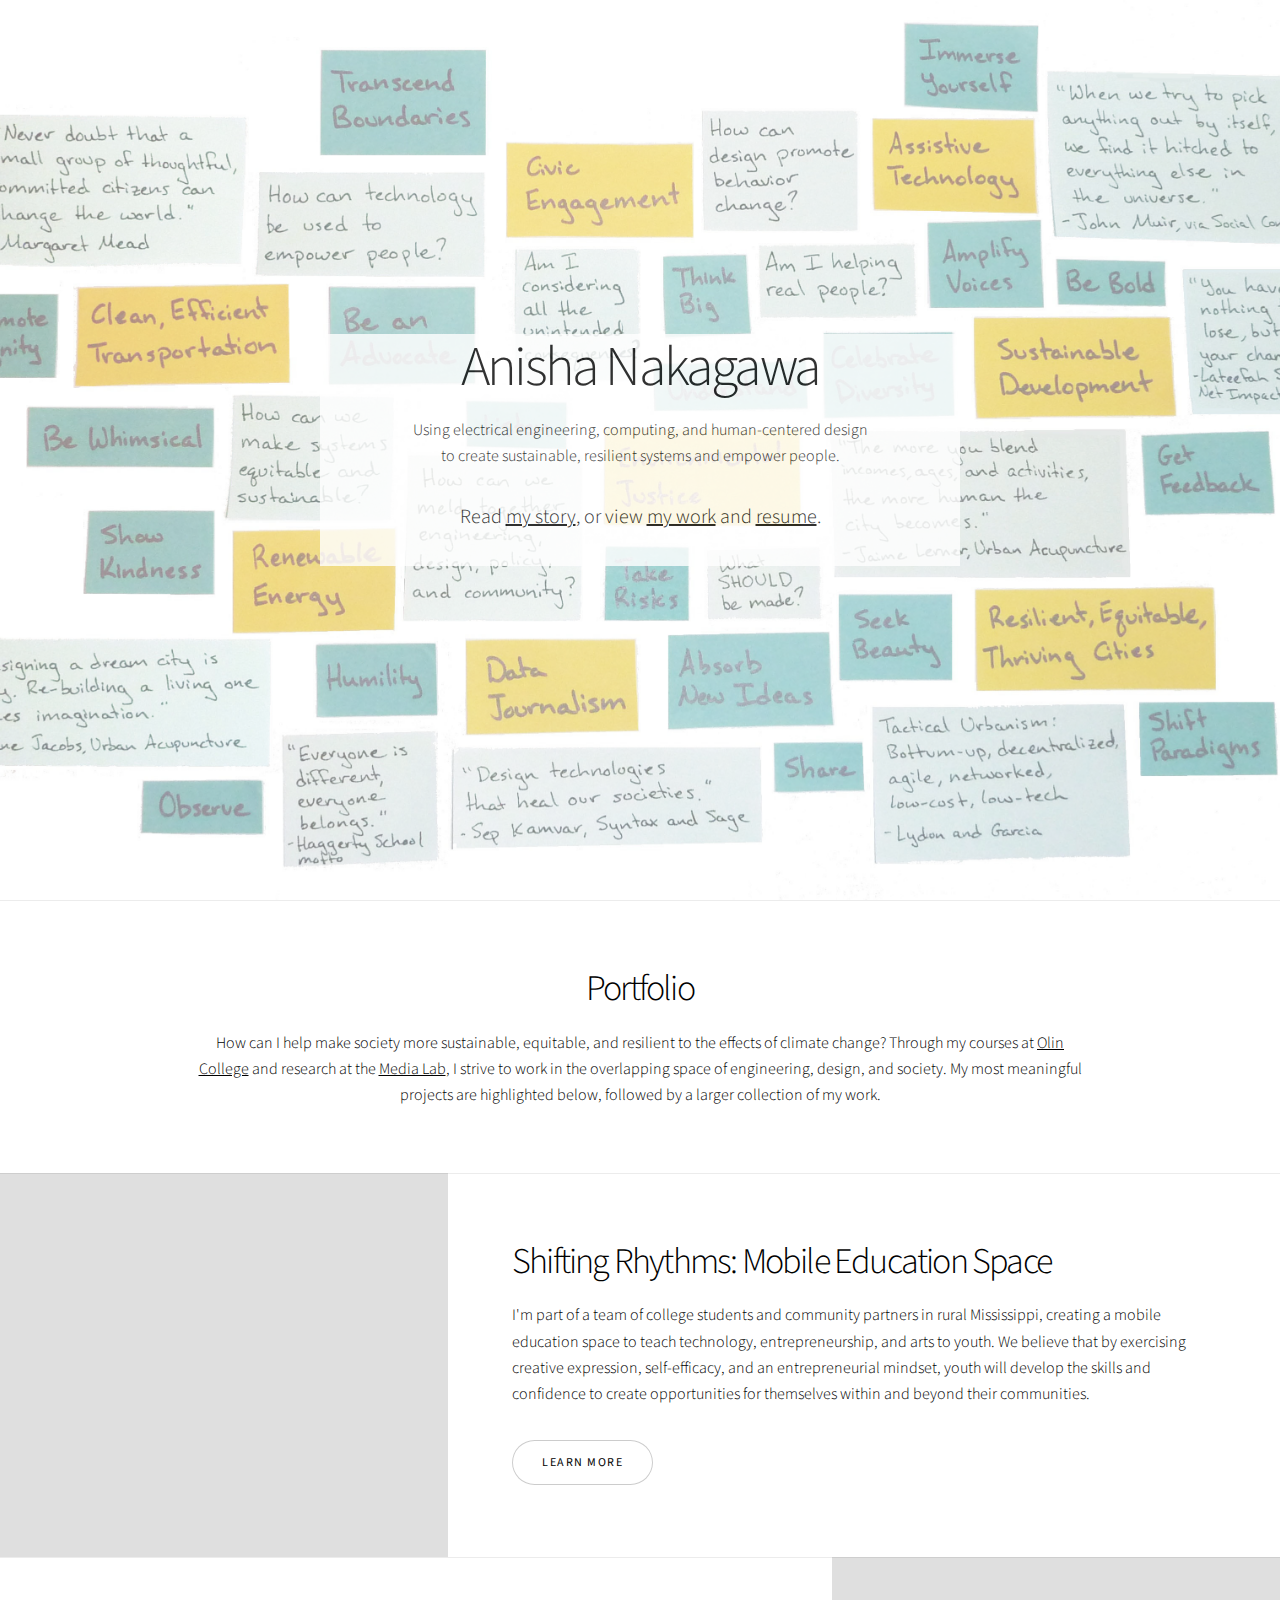
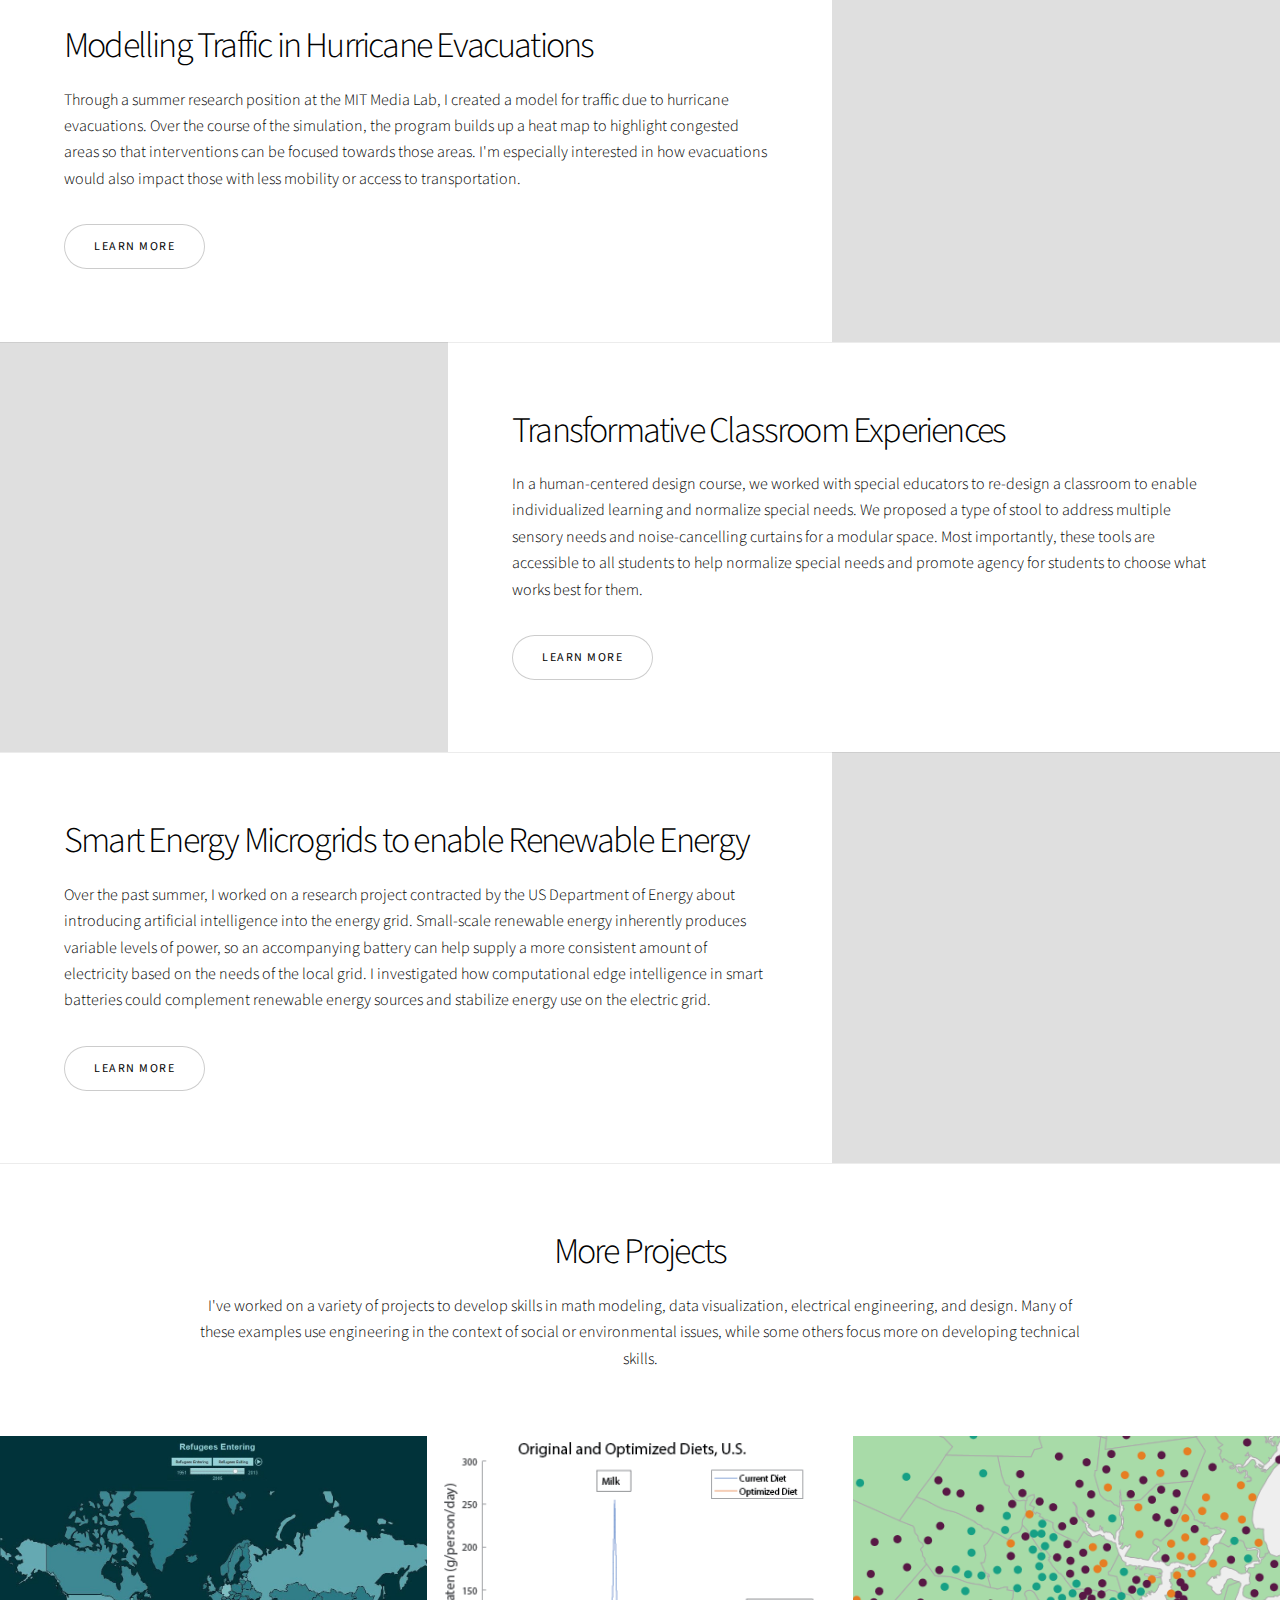
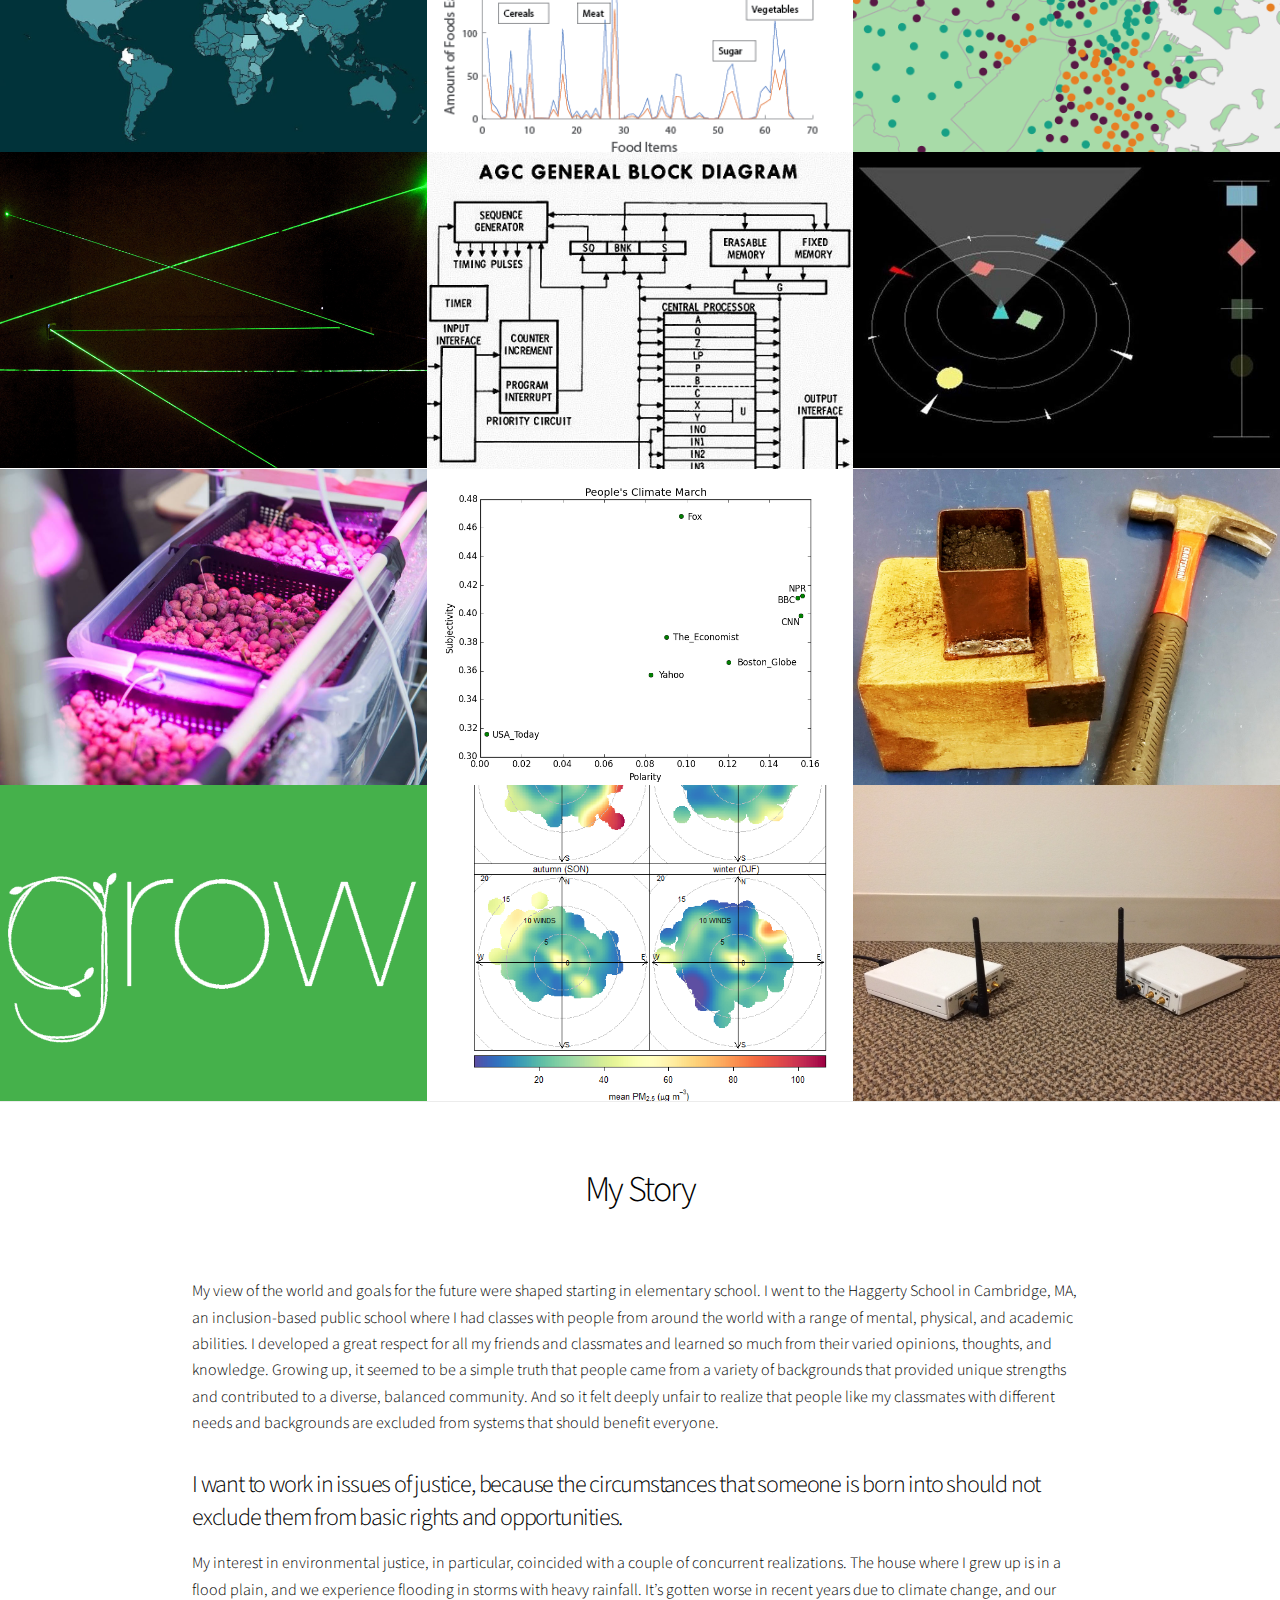
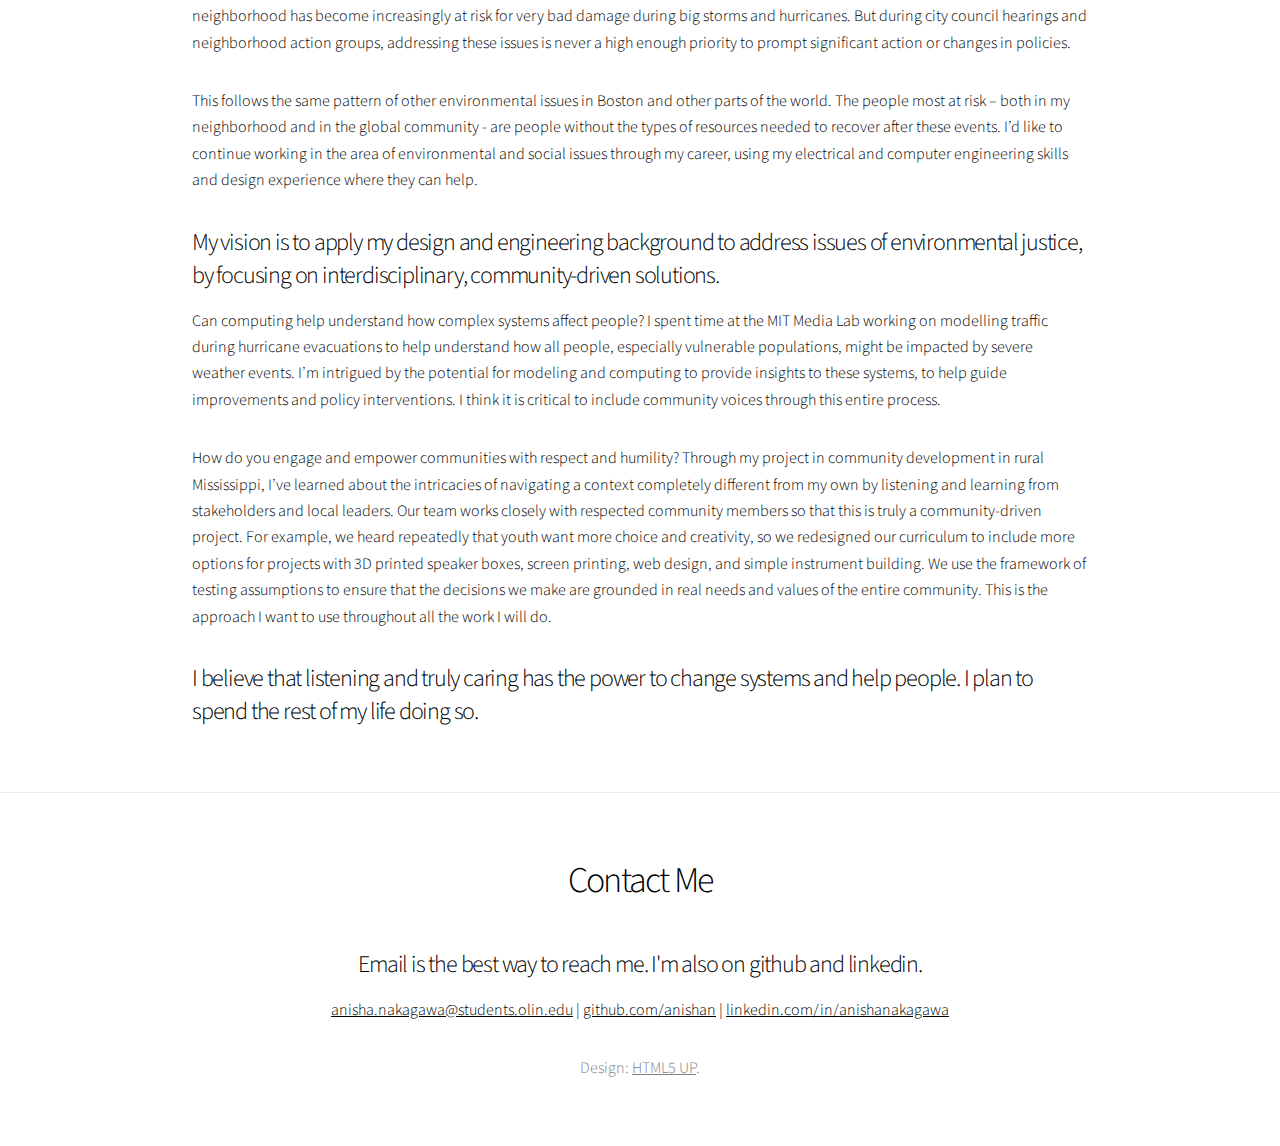
<file: index.html>
<!DOCTYPE HTML>

<html>
	<head>
		<title>Anisha Nakagawa</title>
		<meta charset="utf-8" />
		<meta name="viewport" content="width=device-width, initial-scale=1" />
		<link rel="stylesheet" href="assets/css/main.css" />
		<style>
			/* The Modal (background) */
		.modal {
		  display: none;
		  position: fixed;
		  z-index: 1;
		  padding-top: 100px;
		  left: 0;
		  top: 0;
		  width: 100%;
		  height: 100%;
		  overflow: auto;
		  background-color: rgba(0,0,0,0.85); /* Black w/ opacity */
		}

		/* Modal Content */
		.modal-content {
		  position: relative;
		  background-color: #fefefe;
		  margin: auto;
		  padding: 0;
		  width: 40%;
		  max-width: 1200px;
		}

		/* The Close Button */
		.close {
		  color: white;
		  position: absolute;
		  top: 10px;
		  right: 25px;
		  font-size: 35px;
		  font-weight: bold;
		}

		.close:hover,
		.close:focus {
		  color: #999;
		  text-decoration: none;
		  cursor: pointer;
		}

		.mySlides {
		  display: none;
		}

		.cursor {
		  cursor: pointer
		}

		/* Next & previous buttons */
		.prev,
		.next {
		  cursor: pointer;
		  position: absolute;
		  top: 50%;
		  width: auto;
		  padding: 16px;
		  margin-top: -50px;
		  color: white;
		  font-weight: bold;
		  font-size: 20px;
		  transition: 0.6s ease;
		  border-radius: 0 3px 3px 0;
		  user-select: none;
		  -webkit-user-select: none;
		}

		/* Position the "next button" to the right */
		.next {
		  right: 0;
		  border-radius: 3px 0 0 3px;
		}

		/* On hover, add a black background color with a little bit see-through */
		.prev:hover,
		.next:hover {
		  background-color: rgba(0, 0, 0, 0.8);
		}

		/* Number text (1/3 etc) */
		.numbertext {
		  color: #f2f2f2;
		  font-size: 12px;
		  padding: 8px 12px;
		  position: absolute;
		  top: 0;
		}

		img {
		  margin-bottom: -4px;
		}

		.caption-container {
		  text-align: center;
		  background-color: black;
		  padding: 2px 16px;
		  color: white;
		}

		.demo {
		  opacity: 0.6;
		}

		.active,
		.demo:hover {
		  opacity: 1;
		}

		img.hover-shadow {
		  transition: 0.3s
		}

		.hover-shadow:hover {
		  box-shadow: 0 4px 8px 0 rgba(0, 0, 0, 0.2), 0 6px 20px 0 rgba(0, 0, 0, 0.19)
		}
		</style>
	</head>
	<body>

		<!-- Wrapper -->
			<div id="wrapper" class="divided">

				<!-- Banner -->
				<section class="banner style5 orient-center content-align-center image-position-center fullscreen onload-image-fade-in onload-content-fade-down">
					<div class="content" style="background-color:white;opacity:0.8;">
						<h1>Anisha Nakagawa</h1>
						<p>Using electrical engineering, computing, and human-centered design </br>to create sustainable, resilient systems and empower people.<p>
						<!-- <p>How can I help make society more sustainable, equitable, and resilient to the effects of climate change? Through my courses at <a href="http://www.olin.edu/" target="_blank">Olin College</a> and research at the <a href="http://cp.media.mit.edu/" target="_blank">Media Lab</a>, I have modeled transportation behavior, studied food systems, and co-designed with special needs educators. I'll be graduating Olin in December 2018 with a degree in electrical and computer engineering and experience in human-centered design. I plan to use my training as an engineer to change systems and empower people.</p> -->
						<p class="major">Read <a href="#story">my story</a>, or view <a href="#portfolio">my work</a> and <a href="images/Nakagawa_Anisha_Resume.pdf" target="_blank">resume</a>. </p>
						<!-- <ul class="actions vertical">
							<li><a href="#first" class="button big wide smooth-scroll-middle">Get Started</a></li>
						</ul> -->
					</div>
					<div class="image">
						<img src="images/life_ideation.jpg" alt="Lifelong Ideation, in progress: ideas, design principles, and burning questions."/>
					</div>
				</section>

				<!-- Portfolio -->
				<section class="wrapper style1 align-center" id="portfolio">
					<div class="inner">
						<h2>Portfolio</h2>
						<p>How can I help make society more sustainable, equitable, and resilient to the effects of climate change? Through my courses at <a href="http://www.olin.edu/" target="_blank">Olin College</a> and research at the <a href="http://cp.media.mit.edu/" target="_blank">Media Lab</a>, I strive to work in the overlapping space of engineering, design, and society. My most meaningful projects are highlighted below, followed by a larger collection of my work. </p>
					</div>
				</section>

				<!-- Spotlight -->
				<section class="spotlight style1 orient-right content-align-left image-position-center onscroll-image-fade-in" id="first">
					<div class="content">
						<h2>Shifting Rhythms: Mobile Education Space</h2>
						<p>I'm part of a team of college students and community partners in rural Mississippi, creating a mobile education space to teach technology, entrepreneurship, and arts to youth. We believe that by exercising creative expression, self-efficacy, and an entrepreneurial mindset, youth will develop the skills and confidence to create opportunities for themselves within and beyond their communities.</p>
						<ul class="actions vertical">
							<li><a href="https://shiftingrhythms.wixsite.com/shiftbus" target="_blank" class="button">Learn More</a></li>
						</ul>
					</div>
					<div class="image">
						<img src="images/shiftingrhythms.png" alt="Young man holding a diddley bow he created through the Shifting Rhythms program" />
					</div>
				</section>

				<!-- Spotlight -->
				<section class="spotlight style1 orient-left content-align-left image-position-center onscroll-image-fade-in">
					<div class="content">
						<h2>Modelling Traffic in Hurricane Evacuations</h2>
						<p>Through a summer research position at the MIT Media Lab, I created a model for traffic due to hurricane evacuations. Over the course of the simulation, the program builds up a heat map to highlight congested areas so that interventions can be focused towards those areas. I'm especially interested in how evacuations would also impact those with less mobility or access to transportation.</p>
						<ul class="actions vertical">
							<li><a href="images/Nakagawa_HurricaneEvacuationModel_MIT_IEEE.pdf" target="_blank" class="button">Learn More</a></li>
						</ul>
					</div>
					<div class="image">
						<img src="images/AgentsScreenshot.JPG" alt="Visualization of vehicles moving in a hurricane evacuation" />
					</div>
				</section>

				<!-- Spotlight -->
				<section class="spotlight style1 orient-right content-align-left image-position-center onscroll-image-fade-in">
					<div class="content">
						<h2>Transformative Classroom Experiences</h2>
						<p>In a human-centered design course, we worked with special educators to re-design a classroom to enable individualized learning and normalize special needs. We proposed a type of stool to address multiple sensory needs and noise-cancelling curtains for a modular space. Most importantly, these tools are accessible to all students to help normalize special needs and promote agency for students to choose what works best for them.</p>
						<ul class="actions vertical">
							<li><a href="images/UOCD_Poster.pdf" target="_blank" class="button">Learn More</a></li>
						</ul>
					</div>
					<div class="image">
						<img src="images/uocd.jpg" alt="Model of classroom design" />
					</div>
				</section>

				<!-- Spotlight -->
				<section class="spotlight style1 orient-left content-align-left image-position-center onscroll-image-fade-in">
					<div class="content">
						<h2>Smart Energy Microgrids to enable Renewable Energy</h2>
						<p>Over the past summer, I worked on a research project contracted by the US Department of Energy about introducing artificial intelligence into the energy grid. Small-scale renewable energy inherently produces variable levels of power, so an accompanying battery can help supply a more consistent amount of electricity based on the needs of the local grid. I investigated how computational edge intelligence in smart batteries could complement renewable energy sources and stabilize energy use on the electric grid.</p>
						<ul class="actions vertical">
							<li><a href="images/introspective.pdf" target="_blank" class="button">Learn More</a></li>
						</ul>
					</div>
					<div class="image">
						<img src="images/introspective.JPG" alt="Stack of books with topics relevant to summer experience" />
					</div>
				</section>

				<!-- Gallery -->
					<section class="wrapper style1 align-center">
						<div class="inner">
							<h2>More Projects</h2>
							<p>I've worked on a variety of projects to develop skills in math modeling, data visualization, electrical engineering, and design. Many of these examples use engineering in the context of social or environmental issues, while some others focus more on developing technical skills.</p>
						</div>


						<!-- Gallery -->
							<div class="gallery style1 medium onscroll-fade-in">

								<article>
									<img src="images/gallery/thumbs/Refugees-Screenshot.JPG" alt="For our Data Visualization class, I worked with two people to create a visualization of refugees moving around the world over time. This was based off a dataset from the UN, and was drawn on a map using the GEOJson library in D3." class="image" id="myImg1">
									<div class="caption">
										<h3>Refugees Data Visualization</h3>
										<ul class="actions">
											<li><span class="button small">Details</span></li>
										</ul>
									</div>
									<!-- The Modal -->
										<div id="myModal" class="modal">
										  <span class="close">&times;</span>
										  <img class="modal-content" id="img01">
										  <div id="caption"></div>
										</div>
								</article>
								<article>
									<img src="images/gallery/thumbs/NRMoptimized_us.png" alt="As an independent study, I studied different mathematical models for modeling resource use in the context of agriculture and food systems. My final project examined diets around the world, and how they can be optimized (within tolerances) to decrease the carbon footprint. I used sensitivity analysis to identify which changes had the largest impact." class="image popup" id="myImg2"/>
									<div class="caption">
										<h3>Optimizing the Carbon Footprints of Diets</h3>
										<ul class="actions">
											<li><span class="button small">Details</span></li>
										</ul>
										<div id="myModal" class="modal">
										  <span class="close">&times;</span>
										  <img class="modal-content" id="img01">
										  <div id="caption"></div>
										</div>
									</div>
								</article>
								<article>
									<img src="images/gallery/thumbs/GentrificationMap.PNG" alt="For our discrete math final project, we modelled gentrification in cities using k-means clustering, bayesian statistics, and machine learning techniques. We trained our model on data from the census and the American Community Survey to understand the likelihood of neighborhoods transitioning between different 'gentrification states.'" style="height:100%" class="image popup" id="myImg3"/>
									<div class="caption">
										<h3>Modeling Gentrification with Discrete Math</h3>
										<ul class="actions">
											<li><span class="button small">Details</span></li>
										</ul>
										<div id="myModal" class="modal">
										  <span class="close">&times;</span>
										  <img class="modal-content" id="img01">
										  <div id="caption"></div>
										</div>
									</div>
								</article>
								<article>
									<img src="images/gallery/thumbs/LazerMaze-Beams.jpg" alt="For a mechatronics course, my team created a laser maze experience where players attempt to navigate an obstacle course as quickly as possible without breaking the laser beams. Our project focused on integrating software, electrical, and mechanical systems. We created a web GUI for the game interface, which detected breaks in the moving laser beams through sensors connected to a raspberry pi."  class="image popup" id="myImg4"/>
									<div class="caption">
										<h3>Lazer Maze</h3>
										<ul class="actions">
											<li><span class="button small">Details</span></li>
										</ul>
										<div id="myModal" class="modal">
										  <span class="close">&times;</span>
										  <img class="modal-content" id="img01">
										  <div id="caption"></div>
										</div>
									</div>
								</article>
								<article>
									<img src="images/gallery/thumbs/AGCBlockDiagram.jpg" alt="To learn about historical computer architecture, I worked with a classmate to create a simulation of the Apollo Guidance Computer in Verilog. We created the processor and memory based the specifications of the actual computer, and encoded functionality to execute a subset of the instruction set. We were able to run some of the original source code on our simulation."   class="image popup" id="myImg5"/>
									<div class="caption">
										<h3>Apollo Guidance Computer</h3>
										<ul class="actions">
											<li><span class="button small">Details</span></li>
										</ul>
										<div id="myModal" class="modal">
										  <span class="close">&times;</span>
										  <img class="modal-content" id="img01">
										  <div id="caption"></div>
										</div>
									</div>
								</article>
								<article>
									<img src="images/gallery/thumbs/Draper-Map.JPG" alt="I worked with the human centered engineering group at Draper to design and develop an app for Google glass, as part of an immersive situational awareness research project. The app dynamically displayed visual cues, and was responsive as the user turned their head. I used human-centered design techniques to design the visual interface, and used Android programming to develop the Google Glass application." class="image popup" id="myImg6"/>
									<div class="caption">
										<h3>Immersive Situational Awareness</h3>
										<ul class="actions">
											<li><span class="button small">Details</span></li>
										</ul>
										<div id="myModal" class="modal">
										  <span class="close">&times;</span>
										  <img class="modal-content" id="img01">
										  <div id="caption"></div>
										</div>
									</div>
								</article>
								<article>
									<img src="images/gallery/thumbs/Aquaponics-Plants.jpg" alt="I helped to start a new chapter of Net Impact by Design on campus, where we are promoting engineering build projects with a social or environmental impact. Our first project was building a small-scale aquaponics system to learn methods of growing food indoors. I helped lead the electrical subteam, and we worked on controlling the lights and water pump on a timer through a web application." class="image popup" id="myImg7"/>
									<div class="caption">
										<h3>Aquaponics</h3>
										<ul class="actions">
											<li><span class="button small">Details</span></li>
										</ul>
										<div id="myModal" class="modal">
										  <span class="close">&times;</span>
										  <img class="modal-content" id="img01">
										  <div id="caption"></div>
										</div>
									</div>
								</article>
								<article>
									<img src="images/gallery/thumbs/NewsBias-ClimateMarch.png" alt="For my software design course, I created an algorithm to compare different news sources by analyzing the sentiment of articles. For a given event, the program finds the primary news articles about that event for different news companies. For three events, the State of the Union Address (Jan 2015), the People's Climate March in New York (Sept 2015), and the Keystone Pipeline Veto (Feb 2015), you can see trends in how different news companies report on certain topics." class="image popup" id="myImg8"/>
									<div class="caption">
										<h3>Bias in News Articles</h3>
										<ul class="actions">
											<li><span class="button small">Details</span></li>
										</ul>
										<div id="myModal" class="modal">
										  <span class="close">&times;</span>
										  <img class="modal-content" id="img01">
										  <div id="caption"></div>
										</div>
									</div>
								</article>
								<article>
									<img src="images/gallery/thumbs/charcoal.PNG" alt="We worked with a business-woman in Zambia who makes charcoal briquettes from agricultural waste, which reduces deforestation. Her briquettes would fall apart while burning, so we analyzed the material properties of samples of her charcoal in comparison to commercial charcoal, and used the tests to make recommendations for improving the briquettes." class="image popup" id="myImg9"/>
									<div class="caption">
										<h3>Zambian Charcoal from Agricultural Waste</h3>
										<ul class="actions">
											<li><span class="button small">Details</span></li>
										</ul>
										<div id="myModal" class="modal">
										  <span class="close">&times;</span>
										  <img class="modal-content" id="img01">
										  <div id="caption"></div>
										</div>
									</div>
								</article>
								<article>
									<img src="images/gallery/thumbs/grow.png" alt="I'm co-leading the sustainability club at Olin. We worked with facilities to get drying racks in the laundry rooms, which led to a noticeable decrease in dryer use and energy. We have also worked with the dining hall to introduce reusable travel cups, which has contributed to a 10-15% decrease in paper cup usage. I'm also part of the Sustainability Steering Committee, where I have worked with faculty and staff to create a Revolving Green Fund and evaluate sustainability at Olin." class="image popup" id="myImg10"/>
									<div class="caption">
										<h3>GROW Sustainability Club</h3>
										<ul class="actions">
											<li><span class="button small">Details</span></li>
										</ul>
										<div id="myModal" class="modal">
										  <span class="close">&times;</span>
										  <img class="modal-content" id="img01">
										  <div id="caption"></div>
										</div>
									</div>
								</article>
								<article>
									<img src="images/gallery/thumbs/AirQuality-windrose.png" alt="In an environmental analysis and engineering course, I worked with two other teammates to analyze air quality in a South African township. We used techniques from data science, such as wind rose plots, to identify potential pollution sources. We then used contextual research to propose policy interventions to address the problem." class="image popup" id="myImg11"/>
									<div class="caption">
										<h3>Air Quality in South Africa</h3>
										<ul class="actions">
											<li><span class="button small">Details</span></li>
										</ul>
										<div id="myModal" class="modal">
										  <span class="close">&times;</span>
										  <img class="modal-content" id="img01">
										  <div id="caption"></div>
										</div>
									</div>
								</article>
								<article>
									<img src="images/gallery/thumbs/ofdm.jpg" alt="In a final project for our analog and digital communications class, I worked with two other students to implement OFDM on software radio peripherals." class="image popup" id="myImg12"/>
									<div class="caption">
										<h3>Orthogonal Frequency Division Multiplexing (OFDM)</h3>
										<ul class="actions">
											<li><span class="button small">Details</span></li>
										</ul>
										<div id="myModal" class="modal">
										  <span class="close">&times;</span>
										  <img class="modal-content" id="img01">
										  <div id="caption"></div>
										</div>
									</div>
								</article>
							</div>

					</section>


				<!-- My Story -->
				<section class="wrapper style1 align-center" id="story">
					<div class="inner">
						<h2>My Story</h2>
						<div class="index align-left">

							<!-- Text -->
							<section>
								<!-- <header>
									<h3>Text</h3>
								</header> -->
								<div class="content">
									<p>My view of the world and goals for the future were shaped starting in elementary school. I went to the Haggerty School in Cambridge, MA, an inclusion-based public school where I had classes with people from around the world with a range of mental, physical, and academic abilities. I developed a great respect for all my friends and classmates and learned so much from their varied opinions, thoughts, and knowledge. Growing up, it seemed to be a simple truth that people came from a variety of backgrounds that provided unique strengths and contributed to a diverse, balanced community. And so it felt deeply unfair to realize that people like my classmates with different needs and backgrounds are excluded from systems that should benefit everyone.</p>

									<h3>I want to work in issues of justice, because the circumstances that someone is born into should not exclude them from basic rights and opportunities. </h3>

									<p>My interest in environmental justice, in particular, coincided with a couple of concurrent realizations. The house where I grew up is in a flood plain, and we experience flooding in storms with heavy rainfall. It’s gotten worse in recent years due to climate change, and our neighborhood has become increasingly at risk for very bad damage during big storms and hurricanes. But during city council hearings and neighborhood action groups, addressing these issues is never a high enough priority to prompt significant action or changes in policies.  </p>

									<p>This follows the same pattern of other environmental issues in Boston and other parts of the world. The people most at risk – both in my neighborhood and in the global community - are people without the types of resources needed to recover after these events. I’d like to continue working in the area of environmental and social issues through my career, using my electrical and computer engineering skills and design experience where they can help.</p>

									<h3>My vision is to apply my design and engineering background to address issues of environmental justice, by focusing on interdisciplinary, community-driven solutions.</h3>


									<p>Can computing help understand how complex systems affect people? I spent time at the MIT Media Lab working on modelling traffic during hurricane evacuations to help understand how all people, especially vulnerable populations, might be impacted by severe weather events. I’m intrigued by the potential for modeling and computing to provide insights to these systems, to help guide improvements and policy interventions. I think it is critical to include community voices through this entire process.</p>

									<p>How do you engage and empower communities with respect and humility? Through my project in community development in rural Mississippi, I’ve learned about the intricacies of navigating a context completely different from my own by listening and learning from stakeholders and local leaders. Our team works closely with respected community members so that this is truly a community-driven project. For example, we heard repeatedly that youth want more choice and creativity, so we redesigned our curriculum to include more options for projects with 3D printed speaker boxes, screen printing, web design, and simple instrument building. We use the framework of testing assumptions to ensure that the decisions we make are grounded in real needs and values of the entire community. This is the approach I want to use throughout all the work I will do.</p>

									<h3>I believe that listening and truly caring has the power to change systems and help people. I plan to spend the rest of my life doing so.</h3>

									<!-- <p>A written, cohesive story that ties together all my projects will go here. This is my GCSP reflection.</p>
									<p>Some thoughts:</p>
									<ul>
										<li>Haggerty School and Inclusion (UOCD Special Education)</li>
										<li>Environmental Justice in Systems (GROW + Media Lab)</li>
										<li>Community-based development (ADE)</li>
									</ul>
 -->								</div>
							</section>

						</div>
					</div>
				</section>

				<!-- Footer -->
					<footer class="wrapper style1 align-center">
						<div class="inner">
							<h2>Contact Me</h2></br>
							<div class="content">
								<h3><a href="mailto:anisha.nakagawa@students.olin.edu">Email</a> is the best way to reach me. I'm also on <a href="https://github.com/anishan" target="_blank">github</a> and <a href="https://www.linkedin.com/in/anishanakagawa" target="_blank">linkedin</a>.</h3>
							</div>
							<p><a href="mailto:anisha.nakagawa@students.olin.edu">anisha.nakagawa@students.olin.edu</a> | <a href="https://github.com/anishan" target="_blank">github.com/anishan</a> | <a href="https://www.linkedin.com/in/anishanakagawa" target="_blank">linkedin.com/in/anishanakagawa</a></p>
							<p style="color:grey">Design: <a href="https://html5up.net" target="_blank" style="color:grey">HTML5 UP</a>.</p>
						</div>
					</footer>

			</div>

		<!-- Scripts -->
			<script src="assets/js/jquery.min.js"></script>
			<script src="assets/js/jquery.scrollex.min.js"></script>
			<script src="assets/js/jquery.scrolly.min.js"></script>
			<script src="assets/js/skel.min.js"></script>
			<script src="assets/js/util.js"></script>
			<script src="assets/js/main.js"></script>

		<!-- Note: Only needed for demo purposes. Delete for production sites. -->
			<script src="assets/js/demo.js"></script>
			<script>
			// Get the modal
			var modal = document.getElementById('myModal');

			// Get the image and insert it inside the modal - use its "alt" text as a caption
			for (var i = 1; i<13; i++)
			{
				var baseTag = 'myImg';
				var number = i.toString();
				var img = document.getElementById(baseTag.concat(number));
				console.log(baseTag.concat(number));
				var modalImg = document.getElementById("img01");
				var captionText = document.getElementById("caption");
				captionText.style.width = "50%";
				captionText.style.display = "block";
				captionText.style.margin = "0 auto";
				// captionText.style.margin-right = "auto";
				img.onclick = function(){
				    modal.style.display = "block";
				    modalImg.src = this.src;
				    captionText.innerHTML = this.alt;
				}

				// Get the <span> element that closes the modal
				var span = document.getElementsByClassName("close")[0];

				// When the user clicks on <span> (x), close the modal
				span.onclick = function() {
				    modal.style.display = "none";
				}
			}
			</script>

	</body>
</html>
</file>
<file: assets/css/main.css>
@import url(font-awesome.min.css);
@import url("https://fonts.googleapis.com/css?family=Source+Sans+Pro:300,300i,400,400i");

/*
	Story by HTML5 UP
	html5up.net | @ajlkn
	Free for personal and commercial use under the CCA 3.0 license (html5up.net/license)
*/

/* Reset */

	html, body, div, span, applet, object, iframe, h1, h2, h3, h4, h5, h6, p, blockquote, pre, a, abbr, acronym, address, big, cite, code, del, dfn, em, img, ins, kbd, q, s, samp, small, strike, strong, sub, sup, tt, var, b, u, i, center, dl, dt, dd, ol, ul, li, fieldset, form, label, legend, table, caption, tbody, tfoot, thead, tr, th, td, article, aside, canvas, details, embed, figure, figcaption, footer, header, hgroup, menu, nav, output, ruby, section, summary, time, mark, audio, video {
		margin: 0;
		padding: 0;
		border: 0;
		font-size: 100%;
		font: inherit;
		vertical-align: baseline;
	}

	article, aside, details, figcaption, figure, footer, header, hgroup, menu, nav, section {
		display: block;
	}

	body {
		line-height: 1;
	}

	ol, ul {
		list-style: none;
	}

	blockquote, q {
		quotes: none;
	}

	blockquote:before, blockquote:after, q:before, q:after {
		content: '';
		content: none;
	}

	table {
		border-collapse: collapse;
		border-spacing: 0;
	}

	body {
		-webkit-text-size-adjust: none;
	}

/* Box Model */

	*, *:before, *:after {
		-moz-box-sizing: border-box;
		-webkit-box-sizing: border-box;
		box-sizing: border-box;
	}

/* Grid */

	.row {
		border-bottom: solid 1px transparent;
		-moz-box-sizing: border-box;
		-webkit-box-sizing: border-box;
		box-sizing: border-box;
	}

	.row > * {
		float: left;
		-moz-box-sizing: border-box;
		-webkit-box-sizing: border-box;
		box-sizing: border-box;
	}

	.row:after, .row:before {
		content: '';
		display: block;
		clear: both;
		height: 0;
	}

	.row.uniform > * > :first-child {
		margin-top: 0;
	}

	.row.uniform > * > :last-child {
		margin-bottom: 0;
	}

	.row.\30 \25 > * {
		padding: 0 0 0 0rem;
	}

	.row.\30 \25 {
		margin: 0 0 -1px 0rem;
	}

	.row.uniform.\30 \25 > * {
		padding: 0rem 0 0 0rem;
	}

	.row.uniform.\30 \25 {
		margin: 0rem 0 -1px 0rem;
	}

	.row > * {
		padding: 0 0 0 2rem;
	}

	.row {
		margin: 0 0 -1px -2rem;
	}

	.row.uniform > * {
		padding: 2rem 0 0 2rem;
	}

	.row.uniform {
		margin: -2rem 0 -1px -2rem;
	}

	.row.\32 00\25 > * {
		padding: 0 0 0 4rem;
	}

	.row.\32 00\25 {
		margin: 0 0 -1px -4rem;
	}

	.row.uniform.\32 00\25 > * {
		padding: 4rem 0 0 4rem;
	}

	.row.uniform.\32 00\25 {
		margin: -4rem 0 -1px -4rem;
	}

	.row.\31 50\25 > * {
		padding: 0 0 0 3rem;
	}

	.row.\31 50\25 {
		margin: 0 0 -1px -3rem;
	}

	.row.uniform.\31 50\25 > * {
		padding: 3rem 0 0 3rem;
	}

	.row.uniform.\31 50\25 {
		margin: -3rem 0 -1px -3rem;
	}

	.row.\35 0\25 > * {
		padding: 0 0 0 1rem;
	}

	.row.\35 0\25 {
		margin: 0 0 -1px -1rem;
	}

	.row.uniform.\35 0\25 > * {
		padding: 1rem 0 0 1rem;
	}

	.row.uniform.\35 0\25 {
		margin: -1rem 0 -1px -1rem;
	}

	.row.\32 5\25 > * {
		padding: 0 0 0 0.5rem;
	}

	.row.\32 5\25 {
		margin: 0 0 -1px -0.5rem;
	}

	.row.uniform.\32 5\25 > * {
		padding: 0.5rem 0 0 0.5rem;
	}

	.row.uniform.\32 5\25 {
		margin: -0.5rem 0 -1px -0.5rem;
	}

	.\31 2u, .\31 2u\24 {
		width: 100%;
		clear: none;
		margin-left: 0;
	}

	.\31 1u, .\31 1u\24 {
		width: 91.6666666667%;
		clear: none;
		margin-left: 0;
	}

	.\31 0u, .\31 0u\24 {
		width: 83.3333333333%;
		clear: none;
		margin-left: 0;
	}

	.\39 u, .\39 u\24 {
		width: 75%;
		clear: none;
		margin-left: 0;
	}

	.\38 u, .\38 u\24 {
		width: 66.6666666667%;
		clear: none;
		margin-left: 0;
	}

	.\37 u, .\37 u\24 {
		width: 58.3333333333%;
		clear: none;
		margin-left: 0;
	}

	.\36 u, .\36 u\24 {
		width: 50%;
		clear: none;
		margin-left: 0;
	}

	.\35 u, .\35 u\24 {
		width: 41.6666666667%;
		clear: none;
		margin-left: 0;
	}

	.\34 u, .\34 u\24 {
		width: 33.3333333333%;
		clear: none;
		margin-left: 0;
	}

	.\33 u, .\33 u\24 {
		width: 25%;
		clear: none;
		margin-left: 0;
	}

	.\32 u, .\32 u\24 {
		width: 16.6666666667%;
		clear: none;
		margin-left: 0;
	}

	.\31 u, .\31 u\24 {
		width: 8.3333333333%;
		clear: none;
		margin-left: 0;
	}

	.\31 2u\24 + *,
	.\31 1u\24 + *,
	.\31 0u\24 + *,
	.\39 u\24 + *,
	.\38 u\24 + *,
	.\37 u\24 + *,
	.\36 u\24 + *,
	.\35 u\24 + *,
	.\34 u\24 + *,
	.\33 u\24 + *,
	.\32 u\24 + *,
	.\31 u\24 + * {
		clear: left;
	}

	.\-11u {
		margin-left: 91.66667%;
	}

	.\-10u {
		margin-left: 83.33333%;
	}

	.\-9u {
		margin-left: 75%;
	}

	.\-8u {
		margin-left: 66.66667%;
	}

	.\-7u {
		margin-left: 58.33333%;
	}

	.\-6u {
		margin-left: 50%;
	}

	.\-5u {
		margin-left: 41.66667%;
	}

	.\-4u {
		margin-left: 33.33333%;
	}

	.\-3u {
		margin-left: 25%;
	}

	.\-2u {
		margin-left: 16.66667%;
	}

	.\-1u {
		margin-left: 8.33333%;
	}

	@media screen and (max-width: 1680px) {

		.row > * {
			padding: 0 0 0 2rem;
		}

		.row {
			margin: 0 0 -1px -2rem;
		}

		.row.uniform > * {
			padding: 2rem 0 0 2rem;
		}

		.row.uniform {
			margin: -2rem 0 -1px -2rem;
		}

		.row.\32 00\25 > * {
			padding: 0 0 0 4rem;
		}

		.row.\32 00\25 {
			margin: 0 0 -1px -4rem;
		}

		.row.uniform.\32 00\25 > * {
			padding: 4rem 0 0 4rem;
		}

		.row.uniform.\32 00\25 {
			margin: -4rem 0 -1px -4rem;
		}

		.row.\31 50\25 > * {
			padding: 0 0 0 3rem;
		}

		.row.\31 50\25 {
			margin: 0 0 -1px -3rem;
		}

		.row.uniform.\31 50\25 > * {
			padding: 3rem 0 0 3rem;
		}

		.row.uniform.\31 50\25 {
			margin: -3rem 0 -1px -3rem;
		}

		.row.\35 0\25 > * {
			padding: 0 0 0 1rem;
		}

		.row.\35 0\25 {
			margin: 0 0 -1px -1rem;
		}

		.row.uniform.\35 0\25 > * {
			padding: 1rem 0 0 1rem;
		}

		.row.uniform.\35 0\25 {
			margin: -1rem 0 -1px -1rem;
		}

		.row.\32 5\25 > * {
			padding: 0 0 0 0.5rem;
		}

		.row.\32 5\25 {
			margin: 0 0 -1px -0.5rem;
		}

		.row.uniform.\32 5\25 > * {
			padding: 0.5rem 0 0 0.5rem;
		}

		.row.uniform.\32 5\25 {
			margin: -0.5rem 0 -1px -0.5rem;
		}

		.\31 2u\28xlarge\29, .\31 2u\24\28xlarge\29 {
			width: 100%;
			clear: none;
			margin-left: 0;
		}

		.\31 1u\28xlarge\29, .\31 1u\24\28xlarge\29 {
			width: 91.6666666667%;
			clear: none;
			margin-left: 0;
		}

		.\31 0u\28xlarge\29, .\31 0u\24\28xlarge\29 {
			width: 83.3333333333%;
			clear: none;
			margin-left: 0;
		}

		.\39 u\28xlarge\29, .\39 u\24\28xlarge\29 {
			width: 75%;
			clear: none;
			margin-left: 0;
		}

		.\38 u\28xlarge\29, .\38 u\24\28xlarge\29 {
			width: 66.6666666667%;
			clear: none;
			margin-left: 0;
		}

		.\37 u\28xlarge\29, .\37 u\24\28xlarge\29 {
			width: 58.3333333333%;
			clear: none;
			margin-left: 0;
		}

		.\36 u\28xlarge\29, .\36 u\24\28xlarge\29 {
			width: 50%;
			clear: none;
			margin-left: 0;
		}

		.\35 u\28xlarge\29, .\35 u\24\28xlarge\29 {
			width: 41.6666666667%;
			clear: none;
			margin-left: 0;
		}

		.\34 u\28xlarge\29, .\34 u\24\28xlarge\29 {
			width: 33.3333333333%;
			clear: none;
			margin-left: 0;
		}

		.\33 u\28xlarge\29, .\33 u\24\28xlarge\29 {
			width: 25%;
			clear: none;
			margin-left: 0;
		}

		.\32 u\28xlarge\29, .\32 u\24\28xlarge\29 {
			width: 16.6666666667%;
			clear: none;
			margin-left: 0;
		}

		.\31 u\28xlarge\29, .\31 u\24\28xlarge\29 {
			width: 8.3333333333%;
			clear: none;
			margin-left: 0;
		}

		.\31 2u\24\28xlarge\29 + *,
		.\31 1u\24\28xlarge\29 + *,
		.\31 0u\24\28xlarge\29 + *,
		.\39 u\24\28xlarge\29 + *,
		.\38 u\24\28xlarge\29 + *,
		.\37 u\24\28xlarge\29 + *,
		.\36 u\24\28xlarge\29 + *,
		.\35 u\24\28xlarge\29 + *,
		.\34 u\24\28xlarge\29 + *,
		.\33 u\24\28xlarge\29 + *,
		.\32 u\24\28xlarge\29 + *,
		.\31 u\24\28xlarge\29 + * {
			clear: left;
		}

		.\-11u\28xlarge\29 {
			margin-left: 91.66667%;
		}

		.\-10u\28xlarge\29 {
			margin-left: 83.33333%;
		}

		.\-9u\28xlarge\29 {
			margin-left: 75%;
		}

		.\-8u\28xlarge\29 {
			margin-left: 66.66667%;
		}

		.\-7u\28xlarge\29 {
			margin-left: 58.33333%;
		}

		.\-6u\28xlarge\29 {
			margin-left: 50%;
		}

		.\-5u\28xlarge\29 {
			margin-left: 41.66667%;
		}

		.\-4u\28xlarge\29 {
			margin-left: 33.33333%;
		}

		.\-3u\28xlarge\29 {
			margin-left: 25%;
		}

		.\-2u\28xlarge\29 {
			margin-left: 16.66667%;
		}

		.\-1u\28xlarge\29 {
			margin-left: 8.33333%;
		}

	}

	@media screen and (max-width: 1280px) {

		.row > * {
			padding: 0 0 0 2rem;
		}

		.row {
			margin: 0 0 -1px -2rem;
		}

		.row.uniform > * {
			padding: 2rem 0 0 2rem;
		}

		.row.uniform {
			margin: -2rem 0 -1px -2rem;
		}

		.row.\32 00\25 > * {
			padding: 0 0 0 4rem;
		}

		.row.\32 00\25 {
			margin: 0 0 -1px -4rem;
		}

		.row.uniform.\32 00\25 > * {
			padding: 4rem 0 0 4rem;
		}

		.row.uniform.\32 00\25 {
			margin: -4rem 0 -1px -4rem;
		}

		.row.\31 50\25 > * {
			padding: 0 0 0 3rem;
		}

		.row.\31 50\25 {
			margin: 0 0 -1px -3rem;
		}

		.row.uniform.\31 50\25 > * {
			padding: 3rem 0 0 3rem;
		}

		.row.uniform.\31 50\25 {
			margin: -3rem 0 -1px -3rem;
		}

		.row.\35 0\25 > * {
			padding: 0 0 0 1rem;
		}

		.row.\35 0\25 {
			margin: 0 0 -1px -1rem;
		}

		.row.uniform.\35 0\25 > * {
			padding: 1rem 0 0 1rem;
		}

		.row.uniform.\35 0\25 {
			margin: -1rem 0 -1px -1rem;
		}

		.row.\32 5\25 > * {
			padding: 0 0 0 0.5rem;
		}

		.row.\32 5\25 {
			margin: 0 0 -1px -0.5rem;
		}

		.row.uniform.\32 5\25 > * {
			padding: 0.5rem 0 0 0.5rem;
		}

		.row.uniform.\32 5\25 {
			margin: -0.5rem 0 -1px -0.5rem;
		}

		.\31 2u\28large\29, .\31 2u\24\28large\29 {
			width: 100%;
			clear: none;
			margin-left: 0;
		}

		.\31 1u\28large\29, .\31 1u\24\28large\29 {
			width: 91.6666666667%;
			clear: none;
			margin-left: 0;
		}

		.\31 0u\28large\29, .\31 0u\24\28large\29 {
			width: 83.3333333333%;
			clear: none;
			margin-left: 0;
		}

		.\39 u\28large\29, .\39 u\24\28large\29 {
			width: 75%;
			clear: none;
			margin-left: 0;
		}

		.\38 u\28large\29, .\38 u\24\28large\29 {
			width: 66.6666666667%;
			clear: none;
			margin-left: 0;
		}

		.\37 u\28large\29, .\37 u\24\28large\29 {
			width: 58.3333333333%;
			clear: none;
			margin-left: 0;
		}

		.\36 u\28large\29, .\36 u\24\28large\29 {
			width: 50%;
			clear: none;
			margin-left: 0;
		}

		.\35 u\28large\29, .\35 u\24\28large\29 {
			width: 41.6666666667%;
			clear: none;
			margin-left: 0;
		}

		.\34 u\28large\29, .\34 u\24\28large\29 {
			width: 33.3333333333%;
			clear: none;
			margin-left: 0;
		}

		.\33 u\28large\29, .\33 u\24\28large\29 {
			width: 25%;
			clear: none;
			margin-left: 0;
		}

		.\32 u\28large\29, .\32 u\24\28large\29 {
			width: 16.6666666667%;
			clear: none;
			margin-left: 0;
		}

		.\31 u\28large\29, .\31 u\24\28large\29 {
			width: 8.3333333333%;
			clear: none;
			margin-left: 0;
		}

		.\31 2u\24\28large\29 + *,
		.\31 1u\24\28large\29 + *,
		.\31 0u\24\28large\29 + *,
		.\39 u\24\28large\29 + *,
		.\38 u\24\28large\29 + *,
		.\37 u\24\28large\29 + *,
		.\36 u\24\28large\29 + *,
		.\35 u\24\28large\29 + *,
		.\34 u\24\28large\29 + *,
		.\33 u\24\28large\29 + *,
		.\32 u\24\28large\29 + *,
		.\31 u\24\28large\29 + * {
			clear: left;
		}

		.\-11u\28large\29 {
			margin-left: 91.66667%;
		}

		.\-10u\28large\29 {
			margin-left: 83.33333%;
		}

		.\-9u\28large\29 {
			margin-left: 75%;
		}

		.\-8u\28large\29 {
			margin-left: 66.66667%;
		}

		.\-7u\28large\29 {
			margin-left: 58.33333%;
		}

		.\-6u\28large\29 {
			margin-left: 50%;
		}

		.\-5u\28large\29 {
			margin-left: 41.66667%;
		}

		.\-4u\28large\29 {
			margin-left: 33.33333%;
		}

		.\-3u\28large\29 {
			margin-left: 25%;
		}

		.\-2u\28large\29 {
			margin-left: 16.66667%;
		}

		.\-1u\28large\29 {
			margin-left: 8.33333%;
		}

	}

	@media screen and (max-width: 980px) {

		.row > * {
			padding: 0 0 0 2rem;
		}

		.row {
			margin: 0 0 -1px -2rem;
		}

		.row.uniform > * {
			padding: 2rem 0 0 2rem;
		}

		.row.uniform {
			margin: -2rem 0 -1px -2rem;
		}

		.row.\32 00\25 > * {
			padding: 0 0 0 4rem;
		}

		.row.\32 00\25 {
			margin: 0 0 -1px -4rem;
		}

		.row.uniform.\32 00\25 > * {
			padding: 4rem 0 0 4rem;
		}

		.row.uniform.\32 00\25 {
			margin: -4rem 0 -1px -4rem;
		}

		.row.\31 50\25 > * {
			padding: 0 0 0 3rem;
		}

		.row.\31 50\25 {
			margin: 0 0 -1px -3rem;
		}

		.row.uniform.\31 50\25 > * {
			padding: 3rem 0 0 3rem;
		}

		.row.uniform.\31 50\25 {
			margin: -3rem 0 -1px -3rem;
		}

		.row.\35 0\25 > * {
			padding: 0 0 0 1rem;
		}

		.row.\35 0\25 {
			margin: 0 0 -1px -1rem;
		}

		.row.uniform.\35 0\25 > * {
			padding: 1rem 0 0 1rem;
		}

		.row.uniform.\35 0\25 {
			margin: -1rem 0 -1px -1rem;
		}

		.row.\32 5\25 > * {
			padding: 0 0 0 0.5rem;
		}

		.row.\32 5\25 {
			margin: 0 0 -1px -0.5rem;
		}

		.row.uniform.\32 5\25 > * {
			padding: 0.5rem 0 0 0.5rem;
		}

		.row.uniform.\32 5\25 {
			margin: -0.5rem 0 -1px -0.5rem;
		}

		.\31 2u\28medium\29, .\31 2u\24\28medium\29 {
			width: 100%;
			clear: none;
			margin-left: 0;
		}

		.\31 1u\28medium\29, .\31 1u\24\28medium\29 {
			width: 91.6666666667%;
			clear: none;
			margin-left: 0;
		}

		.\31 0u\28medium\29, .\31 0u\24\28medium\29 {
			width: 83.3333333333%;
			clear: none;
			margin-left: 0;
		}

		.\39 u\28medium\29, .\39 u\24\28medium\29 {
			width: 75%;
			clear: none;
			margin-left: 0;
		}

		.\38 u\28medium\29, .\38 u\24\28medium\29 {
			width: 66.6666666667%;
			clear: none;
			margin-left: 0;
		}

		.\37 u\28medium\29, .\37 u\24\28medium\29 {
			width: 58.3333333333%;
			clear: none;
			margin-left: 0;
		}

		.\36 u\28medium\29, .\36 u\24\28medium\29 {
			width: 50%;
			clear: none;
			margin-left: 0;
		}

		.\35 u\28medium\29, .\35 u\24\28medium\29 {
			width: 41.6666666667%;
			clear: none;
			margin-left: 0;
		}

		.\34 u\28medium\29, .\34 u\24\28medium\29 {
			width: 33.3333333333%;
			clear: none;
			margin-left: 0;
		}

		.\33 u\28medium\29, .\33 u\24\28medium\29 {
			width: 25%;
			clear: none;
			margin-left: 0;
		}

		.\32 u\28medium\29, .\32 u\24\28medium\29 {
			width: 16.6666666667%;
			clear: none;
			margin-left: 0;
		}

		.\31 u\28medium\29, .\31 u\24\28medium\29 {
			width: 8.3333333333%;
			clear: none;
			margin-left: 0;
		}

		.\31 2u\24\28medium\29 + *,
		.\31 1u\24\28medium\29 + *,
		.\31 0u\24\28medium\29 + *,
		.\39 u\24\28medium\29 + *,
		.\38 u\24\28medium\29 + *,
		.\37 u\24\28medium\29 + *,
		.\36 u\24\28medium\29 + *,
		.\35 u\24\28medium\29 + *,
		.\34 u\24\28medium\29 + *,
		.\33 u\24\28medium\29 + *,
		.\32 u\24\28medium\29 + *,
		.\31 u\24\28medium\29 + * {
			clear: left;
		}

		.\-11u\28medium\29 {
			margin-left: 91.66667%;
		}

		.\-10u\28medium\29 {
			margin-left: 83.33333%;
		}

		.\-9u\28medium\29 {
			margin-left: 75%;
		}

		.\-8u\28medium\29 {
			margin-left: 66.66667%;
		}

		.\-7u\28medium\29 {
			margin-left: 58.33333%;
		}

		.\-6u\28medium\29 {
			margin-left: 50%;
		}

		.\-5u\28medium\29 {
			margin-left: 41.66667%;
		}

		.\-4u\28medium\29 {
			margin-left: 33.33333%;
		}

		.\-3u\28medium\29 {
			margin-left: 25%;
		}

		.\-2u\28medium\29 {
			margin-left: 16.66667%;
		}

		.\-1u\28medium\29 {
			margin-left: 8.33333%;
		}

	}

	@media screen and (max-width: 736px) {

		.row > * {
			padding: 0 0 0 2rem;
		}

		.row {
			margin: 0 0 -1px -2rem;
		}

		.row.uniform > * {
			padding: 2rem 0 0 2rem;
		}

		.row.uniform {
			margin: -2rem 0 -1px -2rem;
		}

		.row.\32 00\25 > * {
			padding: 0 0 0 4rem;
		}

		.row.\32 00\25 {
			margin: 0 0 -1px -4rem;
		}

		.row.uniform.\32 00\25 > * {
			padding: 4rem 0 0 4rem;
		}

		.row.uniform.\32 00\25 {
			margin: -4rem 0 -1px -4rem;
		}

		.row.\31 50\25 > * {
			padding: 0 0 0 3rem;
		}

		.row.\31 50\25 {
			margin: 0 0 -1px -3rem;
		}

		.row.uniform.\31 50\25 > * {
			padding: 3rem 0 0 3rem;
		}

		.row.uniform.\31 50\25 {
			margin: -3rem 0 -1px -3rem;
		}

		.row.\35 0\25 > * {
			padding: 0 0 0 1rem;
		}

		.row.\35 0\25 {
			margin: 0 0 -1px -1rem;
		}

		.row.uniform.\35 0\25 > * {
			padding: 1rem 0 0 1rem;
		}

		.row.uniform.\35 0\25 {
			margin: -1rem 0 -1px -1rem;
		}

		.row.\32 5\25 > * {
			padding: 0 0 0 0.5rem;
		}

		.row.\32 5\25 {
			margin: 0 0 -1px -0.5rem;
		}

		.row.uniform.\32 5\25 > * {
			padding: 0.5rem 0 0 0.5rem;
		}

		.row.uniform.\32 5\25 {
			margin: -0.5rem 0 -1px -0.5rem;
		}

		.\31 2u\28small\29, .\31 2u\24\28small\29 {
			width: 100%;
			clear: none;
			margin-left: 0;
		}

		.\31 1u\28small\29, .\31 1u\24\28small\29 {
			width: 91.6666666667%;
			clear: none;
			margin-left: 0;
		}

		.\31 0u\28small\29, .\31 0u\24\28small\29 {
			width: 83.3333333333%;
			clear: none;
			margin-left: 0;
		}

		.\39 u\28small\29, .\39 u\24\28small\29 {
			width: 75%;
			clear: none;
			margin-left: 0;
		}

		.\38 u\28small\29, .\38 u\24\28small\29 {
			width: 66.6666666667%;
			clear: none;
			margin-left: 0;
		}

		.\37 u\28small\29, .\37 u\24\28small\29 {
			width: 58.3333333333%;
			clear: none;
			margin-left: 0;
		}

		.\36 u\28small\29, .\36 u\24\28small\29 {
			width: 50%;
			clear: none;
			margin-left: 0;
		}

		.\35 u\28small\29, .\35 u\24\28small\29 {
			width: 41.6666666667%;
			clear: none;
			margin-left: 0;
		}

		.\34 u\28small\29, .\34 u\24\28small\29 {
			width: 33.3333333333%;
			clear: none;
			margin-left: 0;
		}

		.\33 u\28small\29, .\33 u\24\28small\29 {
			width: 25%;
			clear: none;
			margin-left: 0;
		}

		.\32 u\28small\29, .\32 u\24\28small\29 {
			width: 16.6666666667%;
			clear: none;
			margin-left: 0;
		}

		.\31 u\28small\29, .\31 u\24\28small\29 {
			width: 8.3333333333%;
			clear: none;
			margin-left: 0;
		}

		.\31 2u\24\28small\29 + *,
		.\31 1u\24\28small\29 + *,
		.\31 0u\24\28small\29 + *,
		.\39 u\24\28small\29 + *,
		.\38 u\24\28small\29 + *,
		.\37 u\24\28small\29 + *,
		.\36 u\24\28small\29 + *,
		.\35 u\24\28small\29 + *,
		.\34 u\24\28small\29 + *,
		.\33 u\24\28small\29 + *,
		.\32 u\24\28small\29 + *,
		.\31 u\24\28small\29 + * {
			clear: left;
		}

		.\-11u\28small\29 {
			margin-left: 91.66667%;
		}

		.\-10u\28small\29 {
			margin-left: 83.33333%;
		}

		.\-9u\28small\29 {
			margin-left: 75%;
		}

		.\-8u\28small\29 {
			margin-left: 66.66667%;
		}

		.\-7u\28small\29 {
			margin-left: 58.33333%;
		}

		.\-6u\28small\29 {
			margin-left: 50%;
		}

		.\-5u\28small\29 {
			margin-left: 41.66667%;
		}

		.\-4u\28small\29 {
			margin-left: 33.33333%;
		}

		.\-3u\28small\29 {
			margin-left: 25%;
		}

		.\-2u\28small\29 {
			margin-left: 16.66667%;
		}

		.\-1u\28small\29 {
			margin-left: 8.33333%;
		}

	}

	@media screen and (max-width: 480px) {

		.row > * {
			padding: 0 0 0 2rem;
		}

		.row {
			margin: 0 0 -1px -2rem;
		}

		.row.uniform > * {
			padding: 2rem 0 0 2rem;
		}

		.row.uniform {
			margin: -2rem 0 -1px -2rem;
		}

		.row.\32 00\25 > * {
			padding: 0 0 0 4rem;
		}

		.row.\32 00\25 {
			margin: 0 0 -1px -4rem;
		}

		.row.uniform.\32 00\25 > * {
			padding: 4rem 0 0 4rem;
		}

		.row.uniform.\32 00\25 {
			margin: -4rem 0 -1px -4rem;
		}

		.row.\31 50\25 > * {
			padding: 0 0 0 3rem;
		}

		.row.\31 50\25 {
			margin: 0 0 -1px -3rem;
		}

		.row.uniform.\31 50\25 > * {
			padding: 3rem 0 0 3rem;
		}

		.row.uniform.\31 50\25 {
			margin: -3rem 0 -1px -3rem;
		}

		.row.\35 0\25 > * {
			padding: 0 0 0 1rem;
		}

		.row.\35 0\25 {
			margin: 0 0 -1px -1rem;
		}

		.row.uniform.\35 0\25 > * {
			padding: 1rem 0 0 1rem;
		}

		.row.uniform.\35 0\25 {
			margin: -1rem 0 -1px -1rem;
		}

		.row.\32 5\25 > * {
			padding: 0 0 0 0.5rem;
		}

		.row.\32 5\25 {
			margin: 0 0 -1px -0.5rem;
		}

		.row.uniform.\32 5\25 > * {
			padding: 0.5rem 0 0 0.5rem;
		}

		.row.uniform.\32 5\25 {
			margin: -0.5rem 0 -1px -0.5rem;
		}

		.\31 2u\28xsmall\29, .\31 2u\24\28xsmall\29 {
			width: 100%;
			clear: none;
			margin-left: 0;
		}

		.\31 1u\28xsmall\29, .\31 1u\24\28xsmall\29 {
			width: 91.6666666667%;
			clear: none;
			margin-left: 0;
		}

		.\31 0u\28xsmall\29, .\31 0u\24\28xsmall\29 {
			width: 83.3333333333%;
			clear: none;
			margin-left: 0;
		}

		.\39 u\28xsmall\29, .\39 u\24\28xsmall\29 {
			width: 75%;
			clear: none;
			margin-left: 0;
		}

		.\38 u\28xsmall\29, .\38 u\24\28xsmall\29 {
			width: 66.6666666667%;
			clear: none;
			margin-left: 0;
		}

		.\37 u\28xsmall\29, .\37 u\24\28xsmall\29 {
			width: 58.3333333333%;
			clear: none;
			margin-left: 0;
		}

		.\36 u\28xsmall\29, .\36 u\24\28xsmall\29 {
			width: 50%;
			clear: none;
			margin-left: 0;
		}

		.\35 u\28xsmall\29, .\35 u\24\28xsmall\29 {
			width: 41.6666666667%;
			clear: none;
			margin-left: 0;
		}

		.\34 u\28xsmall\29, .\34 u\24\28xsmall\29 {
			width: 33.3333333333%;
			clear: none;
			margin-left: 0;
		}

		.\33 u\28xsmall\29, .\33 u\24\28xsmall\29 {
			width: 25%;
			clear: none;
			margin-left: 0;
		}

		.\32 u\28xsmall\29, .\32 u\24\28xsmall\29 {
			width: 16.6666666667%;
			clear: none;
			margin-left: 0;
		}

		.\31 u\28xsmall\29, .\31 u\24\28xsmall\29 {
			width: 8.3333333333%;
			clear: none;
			margin-left: 0;
		}

		.\31 2u\24\28xsmall\29 + *,
		.\31 1u\24\28xsmall\29 + *,
		.\31 0u\24\28xsmall\29 + *,
		.\39 u\24\28xsmall\29 + *,
		.\38 u\24\28xsmall\29 + *,
		.\37 u\24\28xsmall\29 + *,
		.\36 u\24\28xsmall\29 + *,
		.\35 u\24\28xsmall\29 + *,
		.\34 u\24\28xsmall\29 + *,
		.\33 u\24\28xsmall\29 + *,
		.\32 u\24\28xsmall\29 + *,
		.\31 u\24\28xsmall\29 + * {
			clear: left;
		}

		.\-11u\28xsmall\29 {
			margin-left: 91.66667%;
		}

		.\-10u\28xsmall\29 {
			margin-left: 83.33333%;
		}

		.\-9u\28xsmall\29 {
			margin-left: 75%;
		}

		.\-8u\28xsmall\29 {
			margin-left: 66.66667%;
		}

		.\-7u\28xsmall\29 {
			margin-left: 58.33333%;
		}

		.\-6u\28xsmall\29 {
			margin-left: 50%;
		}

		.\-5u\28xsmall\29 {
			margin-left: 41.66667%;
		}

		.\-4u\28xsmall\29 {
			margin-left: 33.33333%;
		}

		.\-3u\28xsmall\29 {
			margin-left: 25%;
		}

		.\-2u\28xsmall\29 {
			margin-left: 16.66667%;
		}

		.\-1u\28xsmall\29 {
			margin-left: 8.33333%;
		}

	}

	@media screen and (max-width: 360px) {

		.row > * {
			padding: 0 0 0 2rem;
		}

		.row {
			margin: 0 0 -1px -2rem;
		}

		.row.uniform > * {
			padding: 2rem 0 0 2rem;
		}

		.row.uniform {
			margin: -2rem 0 -1px -2rem;
		}

		.row.\32 00\25 > * {
			padding: 0 0 0 4rem;
		}

		.row.\32 00\25 {
			margin: 0 0 -1px -4rem;
		}

		.row.uniform.\32 00\25 > * {
			padding: 4rem 0 0 4rem;
		}

		.row.uniform.\32 00\25 {
			margin: -4rem 0 -1px -4rem;
		}

		.row.\31 50\25 > * {
			padding: 0 0 0 3rem;
		}

		.row.\31 50\25 {
			margin: 0 0 -1px -3rem;
		}

		.row.uniform.\31 50\25 > * {
			padding: 3rem 0 0 3rem;
		}

		.row.uniform.\31 50\25 {
			margin: -3rem 0 -1px -3rem;
		}

		.row.\35 0\25 > * {
			padding: 0 0 0 1rem;
		}

		.row.\35 0\25 {
			margin: 0 0 -1px -1rem;
		}

		.row.uniform.\35 0\25 > * {
			padding: 1rem 0 0 1rem;
		}

		.row.uniform.\35 0\25 {
			margin: -1rem 0 -1px -1rem;
		}

		.row.\32 5\25 > * {
			padding: 0 0 0 0.5rem;
		}

		.row.\32 5\25 {
			margin: 0 0 -1px -0.5rem;
		}

		.row.uniform.\32 5\25 > * {
			padding: 0.5rem 0 0 0.5rem;
		}

		.row.uniform.\32 5\25 {
			margin: -0.5rem 0 -1px -0.5rem;
		}

		.\31 2u\28xxsmall\29, .\31 2u\24\28xxsmall\29 {
			width: 100%;
			clear: none;
			margin-left: 0;
		}

		.\31 1u\28xxsmall\29, .\31 1u\24\28xxsmall\29 {
			width: 91.6666666667%;
			clear: none;
			margin-left: 0;
		}

		.\31 0u\28xxsmall\29, .\31 0u\24\28xxsmall\29 {
			width: 83.3333333333%;
			clear: none;
			margin-left: 0;
		}

		.\39 u\28xxsmall\29, .\39 u\24\28xxsmall\29 {
			width: 75%;
			clear: none;
			margin-left: 0;
		}

		.\38 u\28xxsmall\29, .\38 u\24\28xxsmall\29 {
			width: 66.6666666667%;
			clear: none;
			margin-left: 0;
		}

		.\37 u\28xxsmall\29, .\37 u\24\28xxsmall\29 {
			width: 58.3333333333%;
			clear: none;
			margin-left: 0;
		}

		.\36 u\28xxsmall\29, .\36 u\24\28xxsmall\29 {
			width: 50%;
			clear: none;
			margin-left: 0;
		}

		.\35 u\28xxsmall\29, .\35 u\24\28xxsmall\29 {
			width: 41.6666666667%;
			clear: none;
			margin-left: 0;
		}

		.\34 u\28xxsmall\29, .\34 u\24\28xxsmall\29 {
			width: 33.3333333333%;
			clear: none;
			margin-left: 0;
		}

		.\33 u\28xxsmall\29, .\33 u\24\28xxsmall\29 {
			width: 25%;
			clear: none;
			margin-left: 0;
		}

		.\32 u\28xxsmall\29, .\32 u\24\28xxsmall\29 {
			width: 16.6666666667%;
			clear: none;
			margin-left: 0;
		}

		.\31 u\28xxsmall\29, .\31 u\24\28xxsmall\29 {
			width: 8.3333333333%;
			clear: none;
			margin-left: 0;
		}

		.\31 2u\24\28xxsmall\29 + *,
		.\31 1u\24\28xxsmall\29 + *,
		.\31 0u\24\28xxsmall\29 + *,
		.\39 u\24\28xxsmall\29 + *,
		.\38 u\24\28xxsmall\29 + *,
		.\37 u\24\28xxsmall\29 + *,
		.\36 u\24\28xxsmall\29 + *,
		.\35 u\24\28xxsmall\29 + *,
		.\34 u\24\28xxsmall\29 + *,
		.\33 u\24\28xxsmall\29 + *,
		.\32 u\24\28xxsmall\29 + *,
		.\31 u\24\28xxsmall\29 + * {
			clear: left;
		}

		.\-11u\28xxsmall\29 {
			margin-left: 91.66667%;
		}

		.\-10u\28xxsmall\29 {
			margin-left: 83.33333%;
		}

		.\-9u\28xxsmall\29 {
			margin-left: 75%;
		}

		.\-8u\28xxsmall\29 {
			margin-left: 66.66667%;
		}

		.\-7u\28xxsmall\29 {
			margin-left: 58.33333%;
		}

		.\-6u\28xxsmall\29 {
			margin-left: 50%;
		}

		.\-5u\28xxsmall\29 {
			margin-left: 41.66667%;
		}

		.\-4u\28xxsmall\29 {
			margin-left: 33.33333%;
		}

		.\-3u\28xxsmall\29 {
			margin-left: 25%;
		}

		.\-2u\28xxsmall\29 {
			margin-left: 16.66667%;
		}

		.\-1u\28xxsmall\29 {
			margin-left: 8.33333%;
		}

	}

/* Basic */

	@-ms-viewport {
		width: device-width;
	}

	body {
		-ms-overflow-style: scrollbar;
	}

	@media screen and (max-width: 480px) {

		html, body {
			min-width: 320px;
		}

	}

	body {
		background: #ffffff;
	}

		body.is-loading *, body.is-loading *:before, body.is-loading *:after {
			-moz-animation: none !important;
			-webkit-animation: none !important;
			-ms-animation: none !important;
			animation: none !important;
			-moz-transition: none !important;
			-webkit-transition: none !important;
			-ms-transition: none !important;
			transition: none !important;
		}

/* Type */

	html {
		font-size: 18pt;
	}

		@media screen and (max-width: 1680px) {

			html {
				font-size: 14pt;
			}

		}

		@media screen and (max-width: 1280px) {

			html {
				font-size: 12pt;
			}

		}

		@media screen and (max-width: 736px) {

			html {
				font-size: 11pt;
			}

		}

		@media screen and (max-width: 360px) {

			html {
				font-size: 10pt;
			}

		}

	body {
		background-color: #ffffff;
		color: #000000;
	}

	body, input, select, textarea {
		font-family: "Source Sans Pro", Helvetica, sans-serif;
		font-size: 1rem;
		font-weight: 300;
		line-height: 1.65;
	}

	a {
		-moz-transition: color 0.2s ease-in-out;
		-webkit-transition: color 0.2s ease-in-out;
		-ms-transition: color 0.2s ease-in-out;
		transition: color 0.2s ease-in-out;
		text-decoration: underline;
	}

		a:hover {
			text-decoration: none;
		}

	strong, b {
		font-weight: 400;
	}

	em, i {
		font-style: italic;
	}

	p {
		margin: 0 0 2rem 0;
	}

		p.major {
			font-size: 1.25rem;
		}

	h1, h2, h3, h4, h5, h6 {
		font-weight: 300;
		line-height: 1.375;
		letter-spacing: -0.05em;
		margin: 0 0 1rem 0;
	}

		h1 a, h2 a, h3 a, h4 a, h5 a, h6 a {
			color: inherit;
			text-decoration: none;
		}

	h1 {
		font-size: 3.5rem;
		line-height: 1.2;
	}

	h2 {
		font-size: 2.25rem;
	}

	h3 {
		font-size: 1.5rem;
	}

	h4 {
		font-size: 1.1rem;
	}

	h5 {
		font-size: 0.9rem;
	}

	h6 {
		font-size: 0.7rem;
	}

	sub {
		font-size: 0.8rem;
		position: relative;
		top: 0.5rem;
	}

	sup {
		font-size: 0.8rem;
		position: relative;
		top: -0.5rem;
	}

	blockquote {
		border-left: solid 4px;
		font-style: italic;
		margin: 0 0 2rem 0;
		padding: 0.5rem 0 0.5rem 2rem;
	}

	code {
		border-radius: 4px;
		font-family: "Courier New", monospace;
		font-size: 0.9em;
		margin: 0 0.25rem;
		padding: 0.25rem 0.325rem;
	}

	pre {
		-webkit-overflow-scrolling: touch;
		font-family: "Courier New", monospace;
		font-size: 0.9em;
		margin: 0 0 2rem 0;
	}

		pre code {
			display: block;
			line-height: 1.5;
			padding: 0.75rem 1rem;
			overflow-x: auto;
		}

	hr {
		border: 0;
		border-bottom: solid 1px;
		margin: 2.5rem 0;
	}

		hr.major {
			margin: 3.5rem 0;
		}

	.align-left {
		text-align: left;
	}

	.align-center {
		text-align: center;
	}

	.align-right {
		text-align: right;
	}

	@media screen and (max-width: 736px) {

		p.major {
			font-size: 1.1rem;
		}

		h1 {
			font-size: 2.5rem;
		}

		h2 {
			font-size: 2rem;
		}

		h3 {
			font-size: 1.25rem;
		}

		h4 {
			font-size: 1rem;
		}

	}

	input, select, textarea {
		color: #000000;
	}

	a {
		color: #000000;
	}

		a:hover {
			color: #47D3E5;
		}

	strong, b {
		color: #000000;
	}

	h1, h2, h3, h4, h5, h6 {
		color: #000000;
	}

	blockquote {
		border-left-color: rgba(0, 0, 0, 0.2);
	}

	code {
		background: rgba(0, 0, 0, 0.05);
		border-color: rgba(0, 0, 0, 0.2);
	}

	hr {
		border-bottom-color: rgba(0, 0, 0, 0.2);
	}

/* Box */

	.box {
		border-radius: 4px;
		border: solid 1px;
		margin-bottom: 2rem;
		padding: 1.5rem;
	}

		.box > :last-child,
		.box > :last-child > :last-child,
		.box > :last-child > :last-child > :last-child {
			margin-bottom: 0;
		}

		.box.alt {
			border: 0;
			border-radius: 0;
			padding: 0;
		}

	.box {
		border-color: rgba(0, 0, 0, 0.2);
	}

/* Button */

	input[type="submit"],
	input[type="reset"],
	input[type="button"],
	button,
	.button {
		-moz-appearance: none;
		-webkit-appearance: none;
		-ms-appearance: none;
		appearance: none;
		-moz-transition: background-color 0.2s ease-in-out, box-shadow 0.2s ease-in-out, color 0.2s ease-in-out;
		-webkit-transition: background-color 0.2s ease-in-out, box-shadow 0.2s ease-in-out, color 0.2s ease-in-out;
		-ms-transition: background-color 0.2s ease-in-out, box-shadow 0.2s ease-in-out, color 0.2s ease-in-out;
		transition: background-color 0.2s ease-in-out, box-shadow 0.2s ease-in-out, color 0.2s ease-in-out;
		border: 0;
		cursor: pointer;
		display: inline-block;
		font-weight: 400;
		letter-spacing: 0.125em;
		text-align: center;
		text-decoration: none;
		text-transform: uppercase;
		white-space: nowrap;
		font-size: 0.75rem;
		max-width: 20rem;
		height: 3.75em;
		line-height: 3.75em;
		border-radius: 3.75em;
		padding: 0 2.5em;
		text-overflow: ellipsis;
		overflow: hidden;
	}

		input[type="submit"].icon:before,
		input[type="reset"].icon:before,
		input[type="button"].icon:before,
		button.icon:before,
		.button.icon:before {
			margin-right: 0.5rem;
		}

		input[type="submit"].fit,
		input[type="reset"].fit,
		input[type="button"].fit,
		button.fit,
		.button.fit {
			display: block;
			margin: 0 0 1rem 0;
			width: 100%;
		}

		input[type="submit"].small,
		input[type="reset"].small,
		input[type="button"].small,
		button.small,
		.button.small {
			font-size: 0.6rem;
			height: 3.325em;
			line-height: 3.325em;
			border-radius: 3.325em;
			padding: 0 2em;
		}

		input[type="submit"].big,
		input[type="reset"].big,
		input[type="button"].big,
		button.big,
		.button.big {
			font-size: 0.8rem;
			height: 4em;
			line-height: 4em;
			border-radius: 4em;
			padding: 0 3em;
		}

		input[type="submit"].wide,
		input[type="reset"].wide,
		input[type="button"].wide,
		button.wide,
		.button.wide {
			min-width: 14em;
		}

		input[type="submit"].disabled, input[type="submit"]:disabled,
		input[type="reset"].disabled,
		input[type="reset"]:disabled,
		input[type="button"].disabled,
		input[type="button"]:disabled,
		button.disabled,
		button:disabled,
		.button.disabled,
		.button:disabled {
			-moz-pointer-events: none;
			-webkit-pointer-events: none;
			-ms-pointer-events: none;
			pointer-events: none;
			opacity: 0.25;
		}

	input[type="submit"],
	input[type="reset"],
	input[type="button"],
	button,
	.button {
		background-color: transparent;
		box-shadow: inset 0 0 0 1px rgba(0, 0, 0, 0.2);
		color: #000000 !important;
	}

		input[type="submit"]:hover,
		input[type="reset"]:hover,
		input[type="button"]:hover,
		button:hover,
		.button:hover {
			box-shadow: inset 0 0 0 1px #47D3E5;
			color: #47D3E5 !important;
		}

		input[type="submit"]:active,
		input[type="reset"]:active,
		input[type="button"]:active,
		button:active,
		.button:active {
			background-color: rgba(71, 211, 229, 0.2);
			box-shadow: inset 0 0 0 1px #47D3E5;
			color: #47D3E5 !important;
		}

		input[type="submit"].special,
		input[type="reset"].special,
		input[type="button"].special,
		button.special,
		.button.special {
			background-color: #000000;
			box-shadow: none;
			color: #ffffff !important;
		}

			input[type="submit"].special:hover,
			input[type="reset"].special:hover,
			input[type="button"].special:hover,
			button.special:hover,
			.button.special:hover {
				background-color: #47D3E5;
			}

			input[type="submit"].special:active,
			input[type="reset"].special:active,
			input[type="button"].special:active,
			button.special:active,
			.button.special:active {
				background-color: #1ebdd1;
			}

/* Form */

	form {
		margin: 0 0 2rem 0;
	}

		form .field {
			margin: 0 0 1.5rem 0;
			clear: both;
		}

			form .field.half {
				clear: none;
				width: 50%;
				float: left;
				padding: 0 0 0 0.75rem;
			}

				form .field.half.first {
					padding: 0 0.75rem 0 0;
				}

			form .field.third {
				clear: none;
				width: 33.33333%;
				float: left;
				padding: 0 0 0 0.75rem;
			}

				form .field.third.first {
					padding: 0 0.75rem 0 0;
				}

		form > .actions {
			clear: both;
			margin: 1.875rem 0 0 0 !important;
		}

		@media screen and (max-width: 736px) {

			form .field {
				margin: 0 0 1.125rem 0;
			}

				form .field.half {
					padding: 0 0 0 0.5625rem;
				}

					form .field.half.first {
						padding: 0 0.5625rem 0 0;
					}

			form > .actions {
				margin: 1.5rem 0 0 0 !important;
			}

		}

		@media screen and (max-width: 480px) {

			form .field.half {
				width: 100%;
				float: none;
				padding: 0;
			}

				form .field.half.first {
					padding: 0;
				}

			form .field.third {
				width: 100%;
				float: none;
				padding: 0;
			}

				form .field.third.first {
					padding: 0;
				}

		}

	label {
		display: block;
		font-size: 0.9rem;
		font-weight: 400;
		margin: 0 0 1rem 0;
	}

	input[type="text"],
	input[type="password"],
	input[type="email"],
	input[type="tel"],
	input[type="search"],
	input[type="url"],
	select,
	textarea {
		-moz-appearance: none;
		-webkit-appearance: none;
		-ms-appearance: none;
		appearance: none;
		background-color: transparent;
		border-radius: 4px;
		border: none;
		border: solid 1px;
		color: inherit;
		display: block;
		outline: 0;
		padding: 0 0.825rem;
		text-decoration: none;
		width: 100%;
	}

		input[type="text"]:invalid,
		input[type="password"]:invalid,
		input[type="email"]:invalid,
		input[type="tel"]:invalid,
		input[type="search"]:invalid,
		input[type="url"]:invalid,
		select:invalid,
		textarea:invalid {
			box-shadow: none;
		}

	.select-wrapper {
		text-decoration: none;
		display: block;
		position: relative;
	}

		.select-wrapper:before {
			-moz-osx-font-smoothing: grayscale;
			-webkit-font-smoothing: antialiased;
			font-family: FontAwesome;
			font-style: normal;
			font-weight: normal;
			text-transform: none !important;
		}

		.select-wrapper:before {
			content: '\f078';
			display: block;
			height: 2.75rem;
			line-height: 2.75rem;
			pointer-events: none;
			position: absolute;
			right: 0;
			text-align: center;
			top: 0;
			width: 2.75rem;
		}

		.select-wrapper select::-ms-expand {
			display: none;
		}

	input[type="text"],
	input[type="password"],
	input[type="email"],
	input[type="tel"],
	input[type="search"],
	input[type="url"],
	select {
		height: 2.75rem;
	}

	textarea {
		padding: 0.75rem 1rem;
	}

	input[type="checkbox"],
	input[type="radio"] {
		-moz-appearance: none;
		-webkit-appearance: none;
		-ms-appearance: none;
		appearance: none;
		display: block;
		float: left;
		margin-right: -2rem;
		opacity: 0;
		width: 1rem;
		z-index: -1;
	}

		input[type="checkbox"] + label,
		input[type="radio"] + label {
			text-decoration: none;
			-moz-user-select: none;
			-webkit-user-select: none;
			-ms-user-select: none;
			user-select: none;
			cursor: pointer;
			display: inline-block;
			font-size: 1rem;
			font-weight: 300;
			padding-left: 2.4rem;
			padding-right: 0.75rem;
			position: relative;
			margin-bottom: 0;
		}

			input[type="checkbox"] + label:before,
			input[type="radio"] + label:before {
				-moz-osx-font-smoothing: grayscale;
				-webkit-font-smoothing: antialiased;
				font-family: FontAwesome;
				font-style: normal;
				font-weight: normal;
				text-transform: none !important;
			}

			input[type="checkbox"] + label:before,
			input[type="radio"] + label:before {
				border-radius: 4px;
				border: solid 1px;
				content: '';
				display: inline-block;
				height: 1.65rem;
				left: 0;
				line-height: 1.58125rem;
				position: absolute;
				text-align: center;
				top: 0;
				width: 1.65rem;
			}

		input[type="checkbox"]:checked + label:before,
		input[type="radio"]:checked + label:before {
			content: '\f00c';
		}

	input[type="checkbox"] + label:before {
		border-radius: 4px;
	}

	input[type="radio"] + label:before {
		border-radius: 100%;
	}

	::-webkit-input-placeholder {
		opacity: 1.0;
	}

	:-moz-placeholder {
		opacity: 1.0;
	}

	::-moz-placeholder {
		opacity: 1.0;
	}

	:-ms-input-placeholder {
		opacity: 1.0;
	}

	.formerize-placeholder {
		opacity: 1.0;
	}

	label {
		color: #000000;
	}

	input[type="text"],
	input[type="password"],
	input[type="email"],
	input[type="tel"],
	input[type="search"],
	input[type="url"],
	select,
	textarea {
		border-color: rgba(0, 0, 0, 0.2);
	}

		input[type="text"]:focus,
		input[type="password"]:focus,
		input[type="email"]:focus,
		input[type="tel"]:focus,
		input[type="search"]:focus,
		input[type="url"]:focus,
		select:focus,
		textarea:focus {
			border-color: #47D3E5;
			box-shadow: 0 0 0 1px #47D3E5;
		}

	.select-wrapper:before {
		color: rgba(0, 0, 0, 0.2);
	}

	input[type="checkbox"] + label,
	input[type="radio"] + label {
		color: #000000;
	}

		input[type="checkbox"] + label:before,
		input[type="radio"] + label:before {
			border-color: rgba(0, 0, 0, 0.2);
		}

	input[type="checkbox"]:checked + label:before,
	input[type="radio"]:checked + label:before {
		background-color: #000000;
		border-color: #000000;
		color: #ffffff;
	}

	input[type="checkbox"]:focus + label:before,
	input[type="radio"]:focus + label:before {
		border-color: #47D3E5;
		box-shadow: 0 0 0 1px #47D3E5;
	}

	::-webkit-input-placeholder {
		color: rgba(0, 0, 0, 0.75) !important;
	}

	:-moz-placeholder {
		color: rgba(0, 0, 0, 0.75) !important;
	}

	::-moz-placeholder {
		color: rgba(0, 0, 0, 0.75) !important;
	}

	:-ms-input-placeholder {
		color: rgba(0, 0, 0, 0.75) !important;
	}

	.formerize-placeholder {
		color: rgba(0, 0, 0, 0.75) !important;
	}

/* Icon */

	.icon {
		text-decoration: none;
		border-bottom: none;
		position: relative;
		text-align: center;
	}

		.icon:before {
			-moz-osx-font-smoothing: grayscale;
			-webkit-font-smoothing: antialiased;
			font-family: FontAwesome;
			font-style: normal;
			font-weight: normal;
			text-transform: none !important;
		}

		.icon > .label {
			display: none;
		}

		.icon.style2:before {
			border-radius: 2.75em;
			display: inline-block;
			height: 2.75em;
			line-height: 2.75em;
			width: 2.75em;
		}

		.icon.major {
			display: block;
			margin: 0 0 1rem 0;
		}

			.icon.major:before {
				font-size: 1.25rem;
			}

	a.icon.style2:before {
		-moz-transition: background-color 0.2s ease-in-out, box-shadow 0.2s ease-in-out, color 0.2s ease-in-out;
		-webkit-transition: background-color 0.2s ease-in-out, box-shadow 0.2s ease-in-out, color 0.2s ease-in-out;
		-ms-transition: background-color 0.2s ease-in-out, box-shadow 0.2s ease-in-out, color 0.2s ease-in-out;
		transition: background-color 0.2s ease-in-out, box-shadow 0.2s ease-in-out, color 0.2s ease-in-out;
	}

	.icon.style2:before {
		box-shadow: inset 0 0 0 1px rgba(0, 0, 0, 0.2);
	}

	a.icon.style2:hover:before {
		box-shadow: inset 0 0 0 1px #47D3E5;
		color: #47D3E5;
	}

	a.icon.style2:active:before {
		background-color: rgba(71, 211, 229, 0.1);
		box-shadow: inset 0 0 0 1px #47D3E5;
		color: #47D3E5;
	}

/* Image */

	.image {
		border: 0;
		border-radius: 4px;
		display: inline-block;
		position: relative;
	}

		.image img {
			display: block;
			border-radius: 4px;
		}

		.image.left, .image.right {
			width: 40%;
			max-width: 10rem;
		}

			.image.left img, .image.right img {
				width: 100%;
			}

		.image.left {
			float: left;
			margin: 0 1.5rem 1rem 0;
			top: 0.25rem;
		}

		.image.right {
			float: right;
			margin: 0 0 1rem 1.5rem;
			top: 0.25rem;
		}

		.image.fit {
			display: block;
			margin: 0 0 2rem 0;
			width: 100%;
		}

			.image.fit img {
				width: 100%;
			}

		.image.main {
			display: block;
			margin: 0 0 3rem 0;
			width: 100%;
		}

			.image.main img {
				width: 100%;
			}

/* List */

	ol {
		list-style: decimal;
		margin: 0 0 2rem 0;
		padding-left: 1.25rem;
	}

		ol li {
			padding-left: 0.25rem;
		}

	ul {
		list-style: disc;
		margin: 0 0 2rem 0;
		padding-left: 1rem;
	}

		ul li {
			padding-left: 0.5rem;
		}

		ul.alt {
			list-style: none;
			padding-left: 0;
		}

			ul.alt li {
				border-top: solid 1px;
				padding: 0.5rem 0;
			}

				ul.alt li:first-child {
					border-top: 0;
					padding-top: 0;
				}

		ul.icons {
			cursor: default;
			list-style: none;
			padding-left: 0;
		}

			ul.icons li {
				display: inline-block;
				padding: 0 0.75rem 0 0;
			}

				ul.icons li:last-child {
					padding-right: 0;
				}

		ul.actions {
			cursor: default;
			list-style: none;
			padding-left: 0;
		}

			ul.actions li {
				display: inline-block;
				padding: 0 1rem 0 0;
				vertical-align: middle;
			}

				ul.actions li:last-child {
					padding-right: 0;
				}

			ul.actions.small li {
				padding: 0 0.5rem 0 0;
			}

			ul.actions.vertical li {
				display: block;
				padding: 1rem 0 0 0;
			}

				ul.actions.vertical li:first-child {
					padding-top: 0;
				}

				ul.actions.vertical li > * {
					margin-bottom: 0;
				}

			ul.actions.vertical.small li {
				padding: 0.5rem 0 0 0;
			}

				ul.actions.vertical.small li:first-child {
					padding-top: 0;
				}

			ul.actions.fit {
				display: table;
				margin-left: -1rem;
				padding: 0;
				table-layout: fixed;
				width: calc(100% + 1rem);
			}

				ul.actions.fit li {
					display: table-cell;
					padding: 0 0 0 1rem;
				}

					ul.actions.fit li > * {
						margin-bottom: 0;
					}

				ul.actions.fit.small {
					margin-left: -0.5rem;
					width: calc(100% + 0.5rem);
				}

					ul.actions.fit.small li {
						padding: 0 0 0 0.5rem;
					}

			@media screen and (max-width: 480px) {

				ul.actions {
					margin: 0 0 2rem 0;
				}

					ul.actions li {
						padding: 1rem 0 0 0;
						display: block;
						text-align: center;
						width: 100%;
					}

						ul.actions li:first-child {
							padding-top: 0;
						}

						ul.actions li > * {
							width: 100%;
							margin: 0 !important;
						}

							ul.actions li > *.icon:before {
								margin-left: -2rem;
							}

					ul.actions.small li {
						padding: 0.5rem 0 0 0;
					}

						ul.actions.small li:first-child {
							padding-top: 0;
						}

			}

	dl {
		margin: 0 0 2rem 0;
	}

		dl dt {
			display: block;
			font-weight: 400;
			margin: 0 0 1rem 0;
		}

		dl dd {
			margin-left: 2rem;
		}

		dl.style2 dt {
			width: 25%;
			float: left;
		}

		dl.style2 dd {
			width: 70%;
			float: left;
		}

		dl.style2:after {
			content: '';
			display: block;
			clear: both;
		}

	ul.alt li {
		border-top-color: rgba(0, 0, 0, 0.2);
	}

/* Section/Article */

	section.special, article.special {
		text-align: center;
	}

	header p {
		position: relative;
		margin: -0.65rem 0 1.5rem 0;
		font-style: italic;
	}

	header h1 + p {
		font-size: 1.375rem;
	}

	header h2 + p {
		font-size: 1.25rem;
	}

	header h3 + p {
		font-size: 1.1rem;
	}

	header h4 + p,
	header h5 + p,
	header h6 + p {
		font-size: 0.9rem;
	}

	header p {
		color: rgba(0, 0, 0, 0.75);
	}

/* Table */

	.table-wrapper {
		-webkit-overflow-scrolling: touch;
		margin: 0 0 2rem 0;
		overflow-x: auto;
	}

		.table-wrapper > table {
			margin-bottom: 0;
		}

	table {
		margin: 0 0 2rem 0;
		width: 100%;
	}

		table tbody tr {
			border: solid 1px;
			border-left: 0;
			border-right: 0;
		}

		table td {
			padding: 0.75rem 0.75rem;
		}

		table th {
			font-size: 0.9rem;
			font-weight: 400;
			padding: 0 0.75rem 0.75rem 0.75rem;
			text-align: left;
		}

		table thead {
			border-bottom: solid 2px;
		}

		table tfoot {
			border-top: solid 2px;
		}

		table.alt {
			border-collapse: separate;
		}

			table.alt tbody tr td {
				border: solid 1px;
				border-left-width: 0;
				border-top-width: 0;
			}

				table.alt tbody tr td:first-child {
					border-left-width: 1px;
				}

			table.alt tbody tr:first-child td {
				border-top-width: 1px;
			}

			table.alt thead {
				border-bottom: 0;
			}

			table.alt tfoot {
				border-top: 0;
			}

		table.fixed {
			table-layout: fixed;
		}

	table tbody tr {
		border-color: rgba(0, 0, 0, 0.2);
	}

		table tbody tr:nth-child(2n + 1) {
			background-color: rgba(0, 0, 0, 0.05);
		}

		table tbody tr.alt {
			background-color: rgba(0, 0, 0, 0.05) !important;
		}

	table th {
		color: #000000;
	}

	table thead {
		border-bottom-color: rgba(0, 0, 0, 0.2);
	}

	table tfoot {
		border-top-color: rgba(0, 0, 0, 0.2);
	}

	table.alt tbody tr td {
		border-color: rgba(0, 0, 0, 0.2);
	}

	table.uniform tbody tr:nth-child(2n + 1) {
		background-color: transparent;
	}

/* Banner (transitions) */

	.banner.onload-content-fade-up .content {
		-moz-transition: opacity 0.75s ease-in-out, -moz-transform 0.75s ease-in-out;
		-webkit-transition: opacity 0.75s ease-in-out, -webkit-transform 0.75s ease-in-out;
		-ms-transition: opacity 0.75s ease-in-out, -ms-transform 0.75s ease-in-out;
		transition: opacity 0.75s ease-in-out, transform 0.75s ease-in-out;
	}

	body.is-loading .banner.onload-content-fade-up .content {
		-moz-transform: translateY(1rem);
		-webkit-transform: translateY(1rem);
		-ms-transform: translateY(1rem);
		transform: translateY(1rem);
		opacity: 0;
	}

	.banner.onload-content-fade-down .content {
		-moz-transition: opacity 0.75s ease-in-out, -moz-transform 0.75s ease-in-out;
		-webkit-transition: opacity 0.75s ease-in-out, -webkit-transform 0.75s ease-in-out;
		-ms-transition: opacity 0.75s ease-in-out, -ms-transform 0.75s ease-in-out;
		transition: opacity 0.75s ease-in-out, transform 0.75s ease-in-out;
	}

	body.is-loading .banner.onload-content-fade-down .content {
		-moz-transform: translateY(-1rem);
		-webkit-transform: translateY(-1rem);
		-ms-transform: translateY(-1rem);
		transform: translateY(-1rem);
		opacity: 0;
	}

	.banner.onload-content-fade-left .content {
		-moz-transition: opacity 0.75s ease-in-out, -moz-transform 0.75s ease-in-out;
		-webkit-transition: opacity 0.75s ease-in-out, -webkit-transform 0.75s ease-in-out;
		-ms-transition: opacity 0.75s ease-in-out, -ms-transform 0.75s ease-in-out;
		transition: opacity 0.75s ease-in-out, transform 0.75s ease-in-out;
	}

	body.is-loading .banner.onload-content-fade-left .content {
		-moz-transform: translateX(1rem);
		-webkit-transform: translateX(1rem);
		-ms-transform: translateX(1rem);
		transform: translateX(1rem);
		opacity: 0;
	}

	.banner.onload-content-fade-right .content {
		-moz-transition: opacity 0.75s ease-in-out, -moz-transform 0.75s ease-in-out;
		-webkit-transition: opacity 0.75s ease-in-out, -webkit-transform 0.75s ease-in-out;
		-ms-transition: opacity 0.75s ease-in-out, -ms-transform 0.75s ease-in-out;
		transition: opacity 0.75s ease-in-out, transform 0.75s ease-in-out;
	}

	body.is-loading .banner.onload-content-fade-right .content {
		-moz-transform: translateX(-1rem);
		-webkit-transform: translateX(-1rem);
		-ms-transform: translateX(-1rem);
		transform: translateX(-1rem);
		opacity: 0;
	}

	.banner.onload-content-fade-in .content {
		-moz-transition: opacity 0.75s ease-in-out;
		-webkit-transition: opacity 0.75s ease-in-out;
		-ms-transition: opacity 0.75s ease-in-out;
		transition: opacity 0.75s ease-in-out;
	}

	body.is-loading .banner.onload-content-fade-in .content {
		opacity: 0;
	}

	.banner.onload-image-fade-up .image {
		-moz-transition: opacity 0.75s ease-in-out, -moz-transform 0.75s ease-in-out;
		-webkit-transition: opacity 0.75s ease-in-out, -webkit-transform 0.75s ease-in-out;
		-ms-transition: opacity 0.75s ease-in-out, -ms-transform 0.75s ease-in-out;
		transition: opacity 0.75s ease-in-out, transform 0.75s ease-in-out;
	}

		.banner.onload-image-fade-up .image img {
			-moz-transition: opacity 0.75s ease-in-out;
			-webkit-transition: opacity 0.75s ease-in-out;
			-ms-transition: opacity 0.75s ease-in-out;
			transition: opacity 0.75s ease-in-out;
			-moz-transition-delay: 0.5625s;
			-webkit-transition-delay: 0.5625s;
			-ms-transition-delay: 0.5625s;
			transition-delay: 0.5625s;
		}

	body.is-loading .banner.onload-image-fade-up .image {
		-moz-transform: translateY(1rem);
		-webkit-transform: translateY(1rem);
		-ms-transform: translateY(1rem);
		transform: translateY(1rem);
		opacity: 0;
	}

		body.is-loading .banner.onload-image-fade-up .image img {
			opacity: 0;
		}

	.banner.onload-image-fade-down .image {
		-moz-transition: opacity 0.75s ease-in-out, -moz-transform 0.75s ease-in-out;
		-webkit-transition: opacity 0.75s ease-in-out, -webkit-transform 0.75s ease-in-out;
		-ms-transition: opacity 0.75s ease-in-out, -ms-transform 0.75s ease-in-out;
		transition: opacity 0.75s ease-in-out, transform 0.75s ease-in-out;
	}

		.banner.onload-image-fade-down .image img {
			-moz-transition: opacity 0.75s ease-in-out;
			-webkit-transition: opacity 0.75s ease-in-out;
			-ms-transition: opacity 0.75s ease-in-out;
			transition: opacity 0.75s ease-in-out;
			-moz-transition-delay: 0.5625s;
			-webkit-transition-delay: 0.5625s;
			-ms-transition-delay: 0.5625s;
			transition-delay: 0.5625s;
		}

	body.is-loading .banner.onload-image-fade-down .image {
		-moz-transform: translateY(-1rem);
		-webkit-transform: translateY(-1rem);
		-ms-transform: translateY(-1rem);
		transform: translateY(-1rem);
		opacity: 0;
	}

		body.is-loading .banner.onload-image-fade-down .image img {
			opacity: 0;
		}

	.banner.onload-image-fade-left .image {
		-moz-transition: opacity 0.75s ease-in-out, -moz-transform 0.75s ease-in-out;
		-webkit-transition: opacity 0.75s ease-in-out, -webkit-transform 0.75s ease-in-out;
		-ms-transition: opacity 0.75s ease-in-out, -ms-transform 0.75s ease-in-out;
		transition: opacity 0.75s ease-in-out, transform 0.75s ease-in-out;
	}

		.banner.onload-image-fade-left .image img {
			-moz-transition: opacity 0.75s ease-in-out;
			-webkit-transition: opacity 0.75s ease-in-out;
			-ms-transition: opacity 0.75s ease-in-out;
			transition: opacity 0.75s ease-in-out;
			-moz-transition-delay: 0.5625s;
			-webkit-transition-delay: 0.5625s;
			-ms-transition-delay: 0.5625s;
			transition-delay: 0.5625s;
		}

	body.is-loading .banner.onload-image-fade-left .image {
		-moz-transform: translateX(1rem);
		-webkit-transform: translateX(1rem);
		-ms-transform: translateX(1rem);
		transform: translateX(1rem);
		opacity: 0;
	}

		body.is-loading .banner.onload-image-fade-left .image img {
			opacity: 0;
		}

	.banner.onload-image-fade-right .image {
		-moz-transition: opacity 0.75s ease-in-out, -moz-transform 0.75s ease-in-out;
		-webkit-transition: opacity 0.75s ease-in-out, -webkit-transform 0.75s ease-in-out;
		-ms-transition: opacity 0.75s ease-in-out, -ms-transform 0.75s ease-in-out;
		transition: opacity 0.75s ease-in-out, transform 0.75s ease-in-out;
	}

		.banner.onload-image-fade-right .image img {
			-moz-transition: opacity 0.75s ease-in-out;
			-webkit-transition: opacity 0.75s ease-in-out;
			-ms-transition: opacity 0.75s ease-in-out;
			transition: opacity 0.75s ease-in-out;
			-moz-transition-delay: 0.5625s;
			-webkit-transition-delay: 0.5625s;
			-ms-transition-delay: 0.5625s;
			transition-delay: 0.5625s;
		}

	body.is-loading .banner.onload-image-fade-right .image {
		-moz-transform: translateX(-1rem);
		-webkit-transform: translateX(-1rem);
		-ms-transform: translateX(-1rem);
		transform: translateX(-1rem);
		opacity: 0;
	}

		body.is-loading .banner.onload-image-fade-right .image img {
			opacity: 0;
		}

	.banner.onload-image-fade-in .image img {
		-moz-transition: opacity 0.75s ease-in-out;
		-webkit-transition: opacity 0.75s ease-in-out;
		-ms-transition: opacity 0.75s ease-in-out;
		transition: opacity 0.75s ease-in-out;
	}

	body.is-loading .banner.onload-image-fade-in .image img {
		opacity: 0;
	}

	.banner.onscroll-content-fade-up .content {
		-moz-transition: opacity 0.75s ease-in-out, -moz-transform 0.75s ease-in-out;
		-webkit-transition: opacity 0.75s ease-in-out, -webkit-transform 0.75s ease-in-out;
		-ms-transition: opacity 0.75s ease-in-out, -ms-transform 0.75s ease-in-out;
		transition: opacity 0.75s ease-in-out, transform 0.75s ease-in-out;
	}

	.banner.onscroll-content-fade-up.is-inactive .content {
		-moz-transform: translateY(1rem);
		-webkit-transform: translateY(1rem);
		-ms-transform: translateY(1rem);
		transform: translateY(1rem);
		opacity: 0;
	}

	.banner.onscroll-content-fade-down .content {
		-moz-transition: opacity 0.75s ease-in-out, -moz-transform 0.75s ease-in-out;
		-webkit-transition: opacity 0.75s ease-in-out, -webkit-transform 0.75s ease-in-out;
		-ms-transition: opacity 0.75s ease-in-out, -ms-transform 0.75s ease-in-out;
		transition: opacity 0.75s ease-in-out, transform 0.75s ease-in-out;
	}

	.banner.onscroll-content-fade-down.is-inactive .content {
		-moz-transform: translateY(-1rem);
		-webkit-transform: translateY(-1rem);
		-ms-transform: translateY(-1rem);
		transform: translateY(-1rem);
		opacity: 0;
	}

	.banner.onscroll-content-fade-left .content {
		-moz-transition: opacity 0.75s ease-in-out, -moz-transform 0.75s ease-in-out;
		-webkit-transition: opacity 0.75s ease-in-out, -webkit-transform 0.75s ease-in-out;
		-ms-transition: opacity 0.75s ease-in-out, -ms-transform 0.75s ease-in-out;
		transition: opacity 0.75s ease-in-out, transform 0.75s ease-in-out;
	}

	.banner.onscroll-content-fade-left.is-inactive .content {
		-moz-transform: translateX(1rem);
		-webkit-transform: translateX(1rem);
		-ms-transform: translateX(1rem);
		transform: translateX(1rem);
		opacity: 0;
	}

	.banner.onscroll-content-fade-right .content {
		-moz-transition: opacity 0.75s ease-in-out, -moz-transform 0.75s ease-in-out;
		-webkit-transition: opacity 0.75s ease-in-out, -webkit-transform 0.75s ease-in-out;
		-ms-transition: opacity 0.75s ease-in-out, -ms-transform 0.75s ease-in-out;
		transition: opacity 0.75s ease-in-out, transform 0.75s ease-in-out;
	}

	.banner.onscroll-content-fade-right.is-inactive .content {
		-moz-transform: translateX(-1rem);
		-webkit-transform: translateX(-1rem);
		-ms-transform: translateX(-1rem);
		transform: translateX(-1rem);
		opacity: 0;
	}

	.banner.onscroll-content-fade-in .content {
		-moz-transition: opacity 0.75s ease-in-out;
		-webkit-transition: opacity 0.75s ease-in-out;
		-ms-transition: opacity 0.75s ease-in-out;
		transition: opacity 0.75s ease-in-out;
	}

	.banner.onscroll-content-fade-in.is-inactive .content {
		opacity: 0;
	}

	.banner.onscroll-image-fade-up .image {
		-moz-transition: opacity 0.75s ease-in-out, -moz-transform 0.75s ease-in-out;
		-webkit-transition: opacity 0.75s ease-in-out, -webkit-transform 0.75s ease-in-out;
		-ms-transition: opacity 0.75s ease-in-out, -ms-transform 0.75s ease-in-out;
		transition: opacity 0.75s ease-in-out, transform 0.75s ease-in-out;
	}

		.banner.onscroll-image-fade-up .image img {
			-moz-transition: opacity 0.75s ease-in-out;
			-webkit-transition: opacity 0.75s ease-in-out;
			-ms-transition: opacity 0.75s ease-in-out;
			transition: opacity 0.75s ease-in-out;
			-moz-transition-delay: 0.5625s;
			-webkit-transition-delay: 0.5625s;
			-ms-transition-delay: 0.5625s;
			transition-delay: 0.5625s;
		}

	.banner.onscroll-image-fade-up.is-inactive .image {
		-moz-transform: translateY(1rem);
		-webkit-transform: translateY(1rem);
		-ms-transform: translateY(1rem);
		transform: translateY(1rem);
		opacity: 0;
	}

		.banner.onscroll-image-fade-up.is-inactive .image img {
			opacity: 0;
		}

	.banner.onscroll-image-fade-down .image {
		-moz-transition: opacity 0.75s ease-in-out, -moz-transform 0.75s ease-in-out;
		-webkit-transition: opacity 0.75s ease-in-out, -webkit-transform 0.75s ease-in-out;
		-ms-transition: opacity 0.75s ease-in-out, -ms-transform 0.75s ease-in-out;
		transition: opacity 0.75s ease-in-out, transform 0.75s ease-in-out;
	}

		.banner.onscroll-image-fade-down .image img {
			-moz-transition: opacity 0.75s ease-in-out;
			-webkit-transition: opacity 0.75s ease-in-out;
			-ms-transition: opacity 0.75s ease-in-out;
			transition: opacity 0.75s ease-in-out;
			-moz-transition-delay: 0.5625s;
			-webkit-transition-delay: 0.5625s;
			-ms-transition-delay: 0.5625s;
			transition-delay: 0.5625s;
		}

	.banner.onscroll-image-fade-down.is-inactive .image {
		-moz-transform: translateY(-1rem);
		-webkit-transform: translateY(-1rem);
		-ms-transform: translateY(-1rem);
		transform: translateY(-1rem);
		opacity: 0;
	}

		.banner.onscroll-image-fade-down.is-inactive .image img {
			opacity: 0;
		}

	.banner.onscroll-image-fade-left .image {
		-moz-transition: opacity 0.75s ease-in-out, -moz-transform 0.75s ease-in-out;
		-webkit-transition: opacity 0.75s ease-in-out, -webkit-transform 0.75s ease-in-out;
		-ms-transition: opacity 0.75s ease-in-out, -ms-transform 0.75s ease-in-out;
		transition: opacity 0.75s ease-in-out, transform 0.75s ease-in-out;
	}

		.banner.onscroll-image-fade-left .image img {
			-moz-transition: opacity 0.75s ease-in-out;
			-webkit-transition: opacity 0.75s ease-in-out;
			-ms-transition: opacity 0.75s ease-in-out;
			transition: opacity 0.75s ease-in-out;
			-moz-transition-delay: 0.5625s;
			-webkit-transition-delay: 0.5625s;
			-ms-transition-delay: 0.5625s;
			transition-delay: 0.5625s;
		}

	.banner.onscroll-image-fade-left.is-inactive .image {
		-moz-transform: translateX(1rem);
		-webkit-transform: translateX(1rem);
		-ms-transform: translateX(1rem);
		transform: translateX(1rem);
		opacity: 0;
	}

		.banner.onscroll-image-fade-left.is-inactive .image img {
			opacity: 0;
		}

	.banner.onscroll-image-fade-right .image {
		-moz-transition: opacity 0.75s ease-in-out, -moz-transform 0.75s ease-in-out;
		-webkit-transition: opacity 0.75s ease-in-out, -webkit-transform 0.75s ease-in-out;
		-ms-transition: opacity 0.75s ease-in-out, -ms-transform 0.75s ease-in-out;
		transition: opacity 0.75s ease-in-out, transform 0.75s ease-in-out;
	}

		.banner.onscroll-image-fade-right .image img {
			-moz-transition: opacity 0.75s ease-in-out;
			-webkit-transition: opacity 0.75s ease-in-out;
			-ms-transition: opacity 0.75s ease-in-out;
			transition: opacity 0.75s ease-in-out;
			-moz-transition-delay: 0.5625s;
			-webkit-transition-delay: 0.5625s;
			-ms-transition-delay: 0.5625s;
			transition-delay: 0.5625s;
		}

	.banner.onscroll-image-fade-right.is-inactive .image {
		-moz-transform: translateX(-1rem);
		-webkit-transform: translateX(-1rem);
		-ms-transform: translateX(-1rem);
		transform: translateX(-1rem);
		opacity: 0;
	}

		.banner.onscroll-image-fade-right.is-inactive .image img {
			opacity: 0;
		}

	.banner.onscroll-image-fade-in .image img {
		-moz-transition: opacity 0.75s ease-in-out;
		-webkit-transition: opacity 0.75s ease-in-out;
		-ms-transition: opacity 0.75s ease-in-out;
		transition: opacity 0.75s ease-in-out;
	}

	.banner.onscroll-image-fade-in.is-inactive .image img {
		opacity: 0;
	}

/* Banner (style1) */

	.banner.style1 {
		-moz-align-items: stretch;
		-webkit-align-items: stretch;
		-ms-align-items: stretch;
		align-items: stretch;
		display: -moz-flex;
		display: -webkit-flex;
		display: -ms-flex;
		display: flex;
		-moz-flex-direction: row;
		-webkit-flex-direction: row;
		-ms-flex-direction: row;
		flex-direction: row;
		-moz-justify-content: -moz-flex-end;
		-webkit-justify-content: -webkit-flex-end;
		-ms-justify-content: -ms-flex-end;
		justify-content: flex-end;
		position: relative;
		text-align: left;
		overflow-x: hidden;
	}

		.banner.style1 .content {
			padding: 7rem 7rem 5rem 7rem ;
			-moz-align-self: center;
			-webkit-align-self: center;
			-ms-align-self: center;
			align-self: center;
			-moz-flex-grow: 1;
			-webkit-flex-grow: 1;
			-ms-flex-grow: 1;
			flex-grow: 1;
			-moz-flex-shrink: 1;
			-webkit-flex-shrink: 1;
			-ms-flex-shrink: 1;
			flex-shrink: 1;
			width: 50%;
			max-width: 48rem;
			margin: 0 auto;
		}

		.banner.style1 .image {
			-moz-flex-grow: 0;
			-webkit-flex-grow: 0;
			-ms-flex-grow: 0;
			flex-grow: 0;
			-moz-flex-shrink: 0;
			-webkit-flex-shrink: 0;
			-ms-flex-shrink: 0;
			flex-shrink: 0;
			border-radius: 0;
			width: 50%;
		}

			.banner.style1 .image img {
				-moz-object-fit: cover;
				-webkit-object-fit: cover;
				-ms-object-fit: cover;
				object-fit: cover;
				-moz-object-position: center;
				-webkit-object-position: center;
				-ms-object-position: center;
				object-position: center;
				display: block;
				position: absolute;
				top: 0;
				left: 0;
				width: 100%;
				height: 100%;
				border-radius: 0;
			}

		@media screen and (max-width: 1680px) {

			.banner.style1 .content {
				padding: 5rem 5rem 3rem 5rem ;
			}

		}

		@media screen and (max-width: 1280px) {

			.banner.style1 .content {
				padding: 4rem 4rem 2rem 4rem ;
			}

		}

		@media screen and (max-width: 980px) {

			.banner.style1 .content {
				padding: 3.75rem 3rem 1.75rem 3rem ;
			}

		}

		@media screen and (max-width: 736px) {

			.banner.style1 .content {
				padding: 2.5rem 2rem 0.5rem 2rem ;
			}

		}

		@media screen and (orientation: portrait) {

			.banner.style1 {
				-moz-flex-direction: column-reverse;
				-webkit-flex-direction: column-reverse;
				-ms-flex-direction: column-reverse;
				flex-direction: column-reverse;
				text-align: center;
			}

				.banner.style1 .content {
					display: -moz-flex;
					display: -webkit-flex;
					display: -ms-flex;
					display: flex;
					-moz-flex-direction: column;
					-webkit-flex-direction: column;
					-ms-flex-direction: column;
					flex-direction: column;
					-moz-justify-content: center;
					-webkit-justify-content: center;
					-ms-justify-content: center;
					justify-content: center;
					width: 100%;
					max-width: 100%;
				}

				.banner.style1 .image {
					width: 100%;
					max-width: 100%;
					height: 45vh;
				}

		}

		.banner.style1.fullscreen {
			min-height: 100vh;
		}

			@media screen and (orientation: portrait) {

				.banner.style1.fullscreen .content {
					min-height: 50vh;
				}

				.banner.style1.fullscreen .image {
					height: 50vh;
				}

			}

		.banner.style1.orient-right {
			-moz-flex-direction: row-reverse;
			-webkit-flex-direction: row-reverse;
			-ms-flex-direction: row-reverse;
			flex-direction: row-reverse;
		}

			@media screen and (orientation: portrait) {

				.banner.style1.orient-right {
					-moz-flex-direction: column-reverse;
					-webkit-flex-direction: column-reverse;
					-ms-flex-direction: column-reverse;
					flex-direction: column-reverse;
				}

			}

		.banner.style1.content-align-center {
			text-align: center;
		}

		.banner.style1.content-align-right {
			text-align: right;
		}

			@media screen and (orientation: portrait) {

				.banner.style1.content-align-right {
					text-align: center;
				}

			}

		.banner.style1.image-position-left .image img {
			-moz-object-position: left;
			-webkit-object-position: left;
			-ms-object-position: left;
			object-position: left;
		}

		.banner.style1.image-position-right .image img {
			-moz-object-position: right;
			-webkit-object-position: right;
			-ms-object-position: right;
			object-position: right;
		}

/* Banner (style2) */

	.banner.style2 {
		padding: 5.25rem 5.25rem 3.25rem 5.25rem ;
		-moz-align-items: center;
		-webkit-align-items: center;
		-ms-align-items: center;
		align-items: center;
		display: -moz-flex;
		display: -webkit-flex;
		display: -ms-flex;
		display: flex;
		-moz-justify-content: center;
		-webkit-justify-content: center;
		-ms-justify-content: center;
		justify-content: center;
		background-color: inherit;
		position: relative;
		text-align: center;
		overflow-x: hidden;
	}

		.banner.style2 .content {
			padding: 5.25rem 5.25rem 3.25rem 5.25rem ;
			position: relative;
			width: 40rem;
			max-width: 100%;
			background-color: inherit;
			border-radius: 0.5rem;
			margin-bottom: 2rem;
			z-index: 1;
		}

		.banner.style2 .image {
			-moz-flex-grow: 0;
			-webkit-flex-grow: 0;
			-ms-flex-grow: 0;
			flex-grow: 0;
			-moz-flex-shrink: 0;
			-webkit-flex-shrink: 0;
			-ms-flex-shrink: 0;
			flex-shrink: 0;
			position: absolute;
			width: 100%;
			height: 100%;
			top: 0;
			left: 0;
			border-radius: 0;
		}

			.banner.style2 .image img {
				-moz-object-fit: cover;
				-webkit-object-fit: cover;
				-ms-object-fit: cover;
				object-fit: cover;
				-moz-object-position: center;
				-webkit-object-position: center;
				-ms-object-position: center;
				object-position: center;
				display: block;
				position: absolute;
				top: 0;
				left: 0;
				width: 100%;
				height: 100%;
				border-radius: 0;
			}

		@media screen and (max-width: 1680px) {

			.banner.style2 {
				padding: 3.75rem 3.75rem 1.75rem 3.75rem ;
			}

				.banner.style2 .content {
					padding: 3.75rem 3.75rem 1.75rem 3.75rem ;
				}

		}

		@media screen and (max-width: 1280px) {

			.banner.style2 {
				padding: 4rem 3rem 2rem 3rem ;
			}

				.banner.style2 .content {
					padding: 4rem 3rem 2rem 3rem ;
				}

		}

		@media screen and (max-width: 980px) {

			.banner.style2 {
				padding: 3rem 3rem 1rem 3rem ;
			}

				.banner.style2 .content {
					padding: 3.75rem 2.25rem 1.75rem 2.25rem ;
				}

		}

		@media screen and (max-width: 736px) {

			.banner.style2 {
				padding: 2rem 2rem 0.1rem 2rem ;
			}

				.banner.style2 .content {
					padding: 2.5rem 1.5rem 0.5rem 1.5rem ;
				}

		}

		.banner.style2.fullscreen {
			min-height: 100vh;
		}

		.banner.style2.orient-left {
			-moz-justify-content: -moz-flex-start;
			-webkit-justify-content: -webkit-flex-start;
			-ms-justify-content: -ms-flex-start;
			justify-content: flex-start;
			padding-left: 0;
		}

			.banner.style2.orient-left .content {
				border-top-left-radius: 0;
				border-bottom-left-radius: 0;
			}

		.banner.style2.orient-right {
			-moz-justify-content: -moz-flex-end;
			-webkit-justify-content: -webkit-flex-end;
			-ms-justify-content: -ms-flex-end;
			justify-content: flex-end;
			padding-right: 0;
		}

			.banner.style2.orient-right .content {
				border-top-right-radius: 0;
				border-bottom-right-radius: 0;
			}

		.banner.style2.content-align-left {
			text-align: left;
		}

		.banner.style2.content-align-right {
			text-align: right;
		}

		.banner.style2.image-position-left .image img {
			-moz-object-position: left;
			-webkit-object-position: left;
			-ms-object-position: left;
			object-position: left;
		}

		.banner.style2.image-position-right .image img {
			-moz-object-position: right;
			-webkit-object-position: right;
			-ms-object-position: right;
			object-position: right;
		}

/* Banner (style3) */

	.banner.style3 {
		padding: 7rem 7rem 5rem 7rem ;
		-moz-align-items: center;
		-webkit-align-items: center;
		-ms-align-items: center;
		align-items: center;
		display: -moz-flex;
		display: -webkit-flex;
		display: -ms-flex;
		display: flex;
		-moz-flex-direction: row-reverse;
		-webkit-flex-direction: row-reverse;
		-ms-flex-direction: row-reverse;
		flex-direction: row-reverse;
		-moz-justify-content: center;
		-webkit-justify-content: center;
		-ms-justify-content: center;
		justify-content: center;
		position: relative;
		text-align: left;
		overflow-x: hidden;
	}

		.banner.style3 .content {
			width: 31.5rem;
			max-width: 100%;
		}

		.banner.style3 .image {
			-moz-flex-grow: 0;
			-webkit-flex-grow: 0;
			-ms-flex-grow: 0;
			flex-grow: 0;
			-moz-flex-shrink: 0;
			-webkit-flex-shrink: 0;
			-ms-flex-shrink: 0;
			flex-shrink: 0;
			width: 21rem;
			height: 21rem;
			border-radius: 100%;
			margin: 0 3.5rem 2rem 0;
		}

			.banner.style3 .image img {
				-moz-object-fit: cover;
				-webkit-object-fit: cover;
				-ms-object-fit: cover;
				object-fit: cover;
				-moz-object-position: center;
				-webkit-object-position: center;
				-ms-object-position: center;
				object-position: center;
				display: block;
				width: 100%;
				height: 100%;
				border-radius: 100%;
			}

		@media screen and (max-width: 1680px) {

			.banner.style3 {
				padding: 5rem 5rem 3rem 5rem ;
			}

		}

		@media screen and (max-width: 1280px) {

			.banner.style3 {
				padding: 4rem 4rem 2rem 4rem ;
			}

		}

		@media screen and (max-width: 980px) {

			.banner.style3 {
				padding: 3.75rem 3rem 1.75rem 3rem ;
			}

				.banner.style3 .image {
					width: 18.375rem;
					height: 18.375rem;
				}

		}

		@media screen and (max-width: 736px) {

			.banner.style3 {
				padding: 2.5rem 2rem 0.5rem 2rem ;
				-moz-align-items: -moz-flex-start;
				-webkit-align-items: -webkit-flex-start;
				-ms-align-items: -ms-flex-start;
				align-items: flex-start;
			}

				.banner.style3 .image {
					width: 15.75rem;
					height: 15.75rem;
					margin: 0 2rem 2rem 0;
				}

		}

		@media screen and (orientation: portrait) {

			.banner.style3 {
				-moz-align-items: center;
				-webkit-align-items: center;
				-ms-align-items: center;
				align-items: center;
				-moz-flex-direction: column-reverse;
				-webkit-flex-direction: column-reverse;
				-ms-flex-direction: column-reverse;
				flex-direction: column-reverse;
				text-align: center;
			}

				.banner.style3 .content {
					width: 34rem;
					max-width: 100%;
				}

				.banner.style3 .image {
					margin-right: 0;
				}

		}

		.banner.style3.fullscreen {
			min-height: 100vh;
		}

		.banner.style3.orient-left {
			-moz-flex-direction: row;
			-webkit-flex-direction: row;
			-ms-flex-direction: row;
			flex-direction: row;
		}

			.banner.style3.orient-left .image {
				margin: 0 0 2rem 3.5rem;
			}

			@media screen and (max-width: 736px) {

				.banner.style3.orient-left .image {
					margin: 0 0 2rem 2rem;
				}

			}

			@media screen and (orientation: portrait) {

				.banner.style3.orient-left {
					-moz-flex-direction: column-reverse;
					-webkit-flex-direction: column-reverse;
					-ms-flex-direction: column-reverse;
					flex-direction: column-reverse;
				}

					.banner.style3.orient-left .image {
						margin-left: 0;
					}

			}

		.banner.style3.content-align-center {
			text-align: center;
		}

		.banner.style3.content-align-right {
			text-align: right;
		}

		.banner.style3.image-position-left .image img {
			-moz-object-position: left;
			-webkit-object-position: left;
			-ms-object-position: left;
			object-position: left;
		}

		.banner.style3.image-position-right .image img {
			-moz-object-position: right;
			-webkit-object-position: right;
			-ms-object-position: right;
			object-position: right;
		}

/* Banner (style4) */

	.banner.style4 {
		padding: 7rem 7rem 5rem 7rem ;
		-moz-align-items: center;
		-webkit-align-items: center;
		-ms-align-items: center;
		align-items: center;
		display: -moz-flex;
		display: -webkit-flex;
		display: -ms-flex;
		display: flex;
		-moz-flex-direction: row-reverse;
		-webkit-flex-direction: row-reverse;
		-ms-flex-direction: row-reverse;
		flex-direction: row-reverse;
		-moz-justify-content: center;
		-webkit-justify-content: center;
		-ms-justify-content: center;
		justify-content: center;
		position: relative;
		text-align: left;
		overflow-x: hidden;
	}

		.banner.style4 .content {
			width: 31.5rem;
			max-width: 100%;
		}

		.banner.style4 .image {
			-moz-flex-grow: 0;
			-webkit-flex-grow: 0;
			-ms-flex-grow: 0;
			flex-grow: 0;
			-moz-flex-shrink: 0;
			-webkit-flex-shrink: 0;
			-ms-flex-shrink: 0;
			flex-shrink: 0;
			border-radius: 0;
			border: solid 1px;
			width: 13rem;
			height: 23.11111rem;
			margin-top: 2.5rem;
			margin-bottom: 5rem;
			margin-right: 3.5rem;
		}

			.banner.style4 .image img {
				-moz-object-fit: cover;
				-webkit-object-fit: cover;
				-ms-object-fit: cover;
				object-fit: cover;
				-moz-object-position: center;
				-webkit-object-position: center;
				-ms-object-position: center;
				object-position: center;
				display: block;
				width: 100%;
				height: 100%;
				border-radius: 0;
			}

			.banner.style4 .image:before {
				content: '';
				display: block;
				background-position: center;
				background-repeat: no-repeat;
				border: solid 1px;
				border-bottom: 0;
			}

			.banner.style4 .image:after {
				content: '';
				display: block;
				background-position: center;
				background-repeat: no-repeat;
				border: solid 1px;
				border-top: 0;
			}

			.banner.style4 .image:before {
				height: 2.5rem;
				background-size: 64px 32px;
				margin-top: -2.5rem;
				border-radius: 1rem 1rem 0 0;
			}

			.banner.style4 .image:after {
				height: 3rem;
				background-size: 64px 32px;
				margin-bottom: -3rem;
				border-radius: 0 0 1rem 1rem;
			}

		@media screen and (max-width: 1680px) {

			.banner.style4 {
				padding: 5rem 5rem 3rem 5rem ;
			}

		}

		@media screen and (max-width: 1280px) {

			.banner.style4 {
				padding: 4rem 4rem 2rem 4rem ;
			}

		}

		@media screen and (max-width: 980px) {

			.banner.style4 {
				padding: 3.75rem 3rem 1.75rem 3rem ;
			}

				.banner.style4 .image {
					width: 11.375rem;
					height: 20.22222rem;
					margin-top: 2.1875rem;
					margin-bottom: 4.625rem;
				}

					.banner.style4 .image:before {
						height: 2.1875rem;
						background-size: 56px 28px;
						margin-top: -2.1875rem;
						border-radius: 0.875rem 0.875rem 0 0;
					}

					.banner.style4 .image:after {
						height: 2.625rem;
						background-size: 56px 28px;
						margin-bottom: -2.625rem;
						border-radius: 0 0 0.875rem 0.875rem;
					}

		}

		@media screen and (max-width: 736px) {

			.banner.style4 {
				padding: 2.5rem 2rem 0.5rem 2rem ;
				-moz-align-items: -moz-flex-start;
				-webkit-align-items: -webkit-flex-start;
				-ms-align-items: -ms-flex-start;
				align-items: flex-start;
			}

				.banner.style4 .image {
					width: 8.125rem;
					height: 14.44444rem;
					margin-top: 1.5625rem;
					margin-bottom: 3.875rem;
				}

					.banner.style4 .image:before {
						height: 1.5625rem;
						background-size: 40px 20px;
						margin-top: -1.5625rem;
						border-radius: 0.625rem 0.625rem 0 0;
					}

					.banner.style4 .image:after {
						height: 1.875rem;
						background-size: 40px 20px;
						margin-bottom: -1.875rem;
						border-radius: 0 0 0.625rem 0.625rem;
					}

		}

		@media screen and (orientation: portrait) {

			.banner.style4 {
				-moz-align-items: center;
				-webkit-align-items: center;
				-ms-align-items: center;
				align-items: center;
				-moz-flex-direction: column-reverse;
				-webkit-flex-direction: column-reverse;
				-ms-flex-direction: column-reverse;
				flex-direction: column-reverse;
				text-align: center;
			}

				.banner.style4 .content {
					width: 34rem;
					max-width: 100%;
				}

				.banner.style4 .image {
					margin-right: 0;
					margin-left: 0;
				}

		}

		.banner.style4.fullscreen {
			min-height: 100vh;
		}

		.banner.style4.orient-left {
			-moz-flex-direction: row;
			-webkit-flex-direction: row;
			-ms-flex-direction: row;
			flex-direction: row;
		}

			.banner.style4.orient-left .image {
				margin-right: 0;
				margin-left: 3.5rem;
			}

			@media screen and (orientation: portrait) {

				.banner.style4.orient-left {
					-moz-flex-direction: column-reverse;
					-webkit-flex-direction: column-reverse;
					-ms-flex-direction: column-reverse;
					flex-direction: column-reverse;
				}

					.banner.style4.orient-left .image {
						margin-right: 0;
						margin-left: 0;
					}

			}

		.banner.style4.content-align-center {
			text-align: center;
		}

		.banner.style4.content-align-right {
			text-align: right;
		}

		.banner.style4.image-position-left .image img {
			-moz-object-position: left;
			-webkit-object-position: left;
			-ms-object-position: left;
			object-position: left;
		}

		.banner.style4.image-position-right .image img {
			-moz-object-position: right;
			-webkit-object-position: right;
			-ms-object-position: right;
			object-position: right;
		}

/* Banner (style5) */

	.banner.style5 {
		padding: 7rem 7rem 5rem 7rem ;
		-moz-align-items: center;
		-webkit-align-items: center;
		-ms-align-items: center;
		align-items: center;
		display: -moz-flex;
		display: -webkit-flex;
		display: -ms-flex;
		display: flex;
		-moz-justify-content: center;
		-webkit-justify-content: center;
		-ms-justify-content: center;
		justify-content: center;
		background-color: inherit;
		position: relative;
		text-align: center;
		overflow-x: hidden;
	}

		.banner.style5 .content {
			position: relative;
			width: 40rem;
			max-width: 100%;
			margin-bottom: 2rem;
			z-index: 1;
		}

		.banner.style5 .image {
			-moz-flex-grow: 0;
			-webkit-flex-grow: 0;
			-ms-flex-grow: 0;
			flex-grow: 0;
			-moz-flex-shrink: 0;
			-webkit-flex-shrink: 0;
			-ms-flex-shrink: 0;
			flex-shrink: 0;
			position: absolute;
			width: 100%;
			height: 100%;
			top: 0;
			left: 0;
			border-radius: 0;
			opacity: 0.5;
		}

			.banner.style5 .image img {
				-moz-object-fit: cover;
				-webkit-object-fit: cover;
				-ms-object-fit: cover;
				object-fit: cover;
				-moz-object-position: center;
				-webkit-object-position: center;
				-ms-object-position: center;
				object-position: center;
				display: block;
				position: absolute;
				top: 0;
				left: 0;
				width: 100%;
				height: 100%;
				border-radius: 0;
			}

		@media screen and (max-width: 1680px) {

			.banner.style5 {
				padding: 5rem 5rem 3rem 5rem ;
			}

		}

		@media screen and (max-width: 1280px) {

			.banner.style5 {
				padding: 4rem 4rem 2rem 4rem ;
			}

		}

		@media screen and (max-width: 980px) {

			.banner.style5 {
				padding: 3.75rem 3rem 1.75rem 3rem ;
			}

		}

		@media screen and (max-width: 736px) {

			.banner.style5 {
				padding: 2.5rem 2rem 0.5rem 2rem ;
			}

		}

		.banner.style5.fullscreen {
			min-height: 100vh;
		}

		.banner.style5.content-align-left {
			text-align: left;
		}

		.banner.style5.content-align-right {
			text-align: right;
		}

		.banner.style5.image-position-left .image img {
			-moz-object-position: left;
			-webkit-object-position: left;
			-ms-object-position: left;
			object-position: left;
		}

		.banner.style5.image-position-right .image img {
			-moz-object-position: right;
			-webkit-object-position: right;
			-ms-object-position: right;
			object-position: right;
		}

	.banner .image {
		background-color: rgba(0, 0, 0, 0.125);
	}

	.banner.invert .image {
		background-color: rgba(255, 255, 255, 0.125);
	}

	.banner.style4 .image {
		border-color: rgba(0, 0, 0, 0.2);
		background-color: rgba(0, 0, 0, 0.2);
		border-width: 0;
	}

		.banner.style4 .image:before {
			background-image: url("data:image/svg+xml;charset=utf8,%3Csvg xmlns='http://www.w3.org/2000/svg' xmlns:xlink='http://www.w3.org/1999/xlink' width='64px' height='32px' viewBox='0 0 64 32' zoomAndPan='disable'%3E%3Cstyle%3Erect %7Bfill: transparent%3B stroke: rgba(0, 0, 0, 0.2)%3B stroke-width: 1px%3B %7D%3C/style%3E%3Crect rx='4' ry='4' x='11' y='12' width='42' height='8' vector-effect='non-scaling-stroke' /%3E%3C/svg%3E");
			border-color: rgba(0, 0, 0, 0.2);
			width: 100%;
		}

		.banner.style4 .image:after {
			background-image: url("data:image/svg+xml;charset=utf8,%3Csvg xmlns='http://www.w3.org/2000/svg' xmlns:xlink='http://www.w3.org/1999/xlink' width='64px' height='32px' viewBox='0 0 64 32' zoomAndPan='disable'%3E%3Cstyle%3Ecircle %7Bfill: transparent%3B stroke: rgba(0, 0, 0, 0.2)%3B stroke-width: 1px%3B %7D%3C/style%3E%3Ccircle cx='32' cy='16' r='14' vector-effect='non-scaling-stroke' /%3E%3C/svg%3E");
			border-color: rgba(0, 0, 0, 0.2);
			width: 100%;
		}

	.banner.style4.android .image:after {
		background-image: url("data:image/svg+xml;charset=utf8,%3Csvg xmlns='http://www.w3.org/2000/svg' xmlns:xlink='http://www.w3.org/1999/xlink' width='64px' height='32px' viewBox='0 0 64 32' zoomAndPan='disable'%3E%3Cstyle%3Erect %7Bfill: transparent%3B stroke: rgba(0, 0, 0, 0.2)%3B stroke-width: 1px%3B %7D%3C/style%3E%3Crect rx='4' ry='4' x='6' y='4' width='52' height='24' vector-effect='non-scaling-stroke' /%3E%3C/svg%3E");
	}

	.banner.style4.invert .image {
		border-color: white;
		background-color: white;
		border-width: 1px;
	}

		.banner.style4.invert .image:before {
			background-image: url("data:image/svg+xml;charset=utf8,%3Csvg xmlns='http://www.w3.org/2000/svg' xmlns:xlink='http://www.w3.org/1999/xlink' width='64px' height='32px' viewBox='0 0 64 32' zoomAndPan='disable'%3E%3Cstyle%3Erect %7Bfill: transparent%3B stroke: white%3B stroke-width: 1px%3B %7D%3C/style%3E%3Crect rx='4' ry='4' x='11' y='12' width='42' height='8' vector-effect='non-scaling-stroke' /%3E%3C/svg%3E");
			border-color: white;
			width: calc(100% + 2px);
			margin-left: -1px;
		}

		.banner.style4.invert .image:after {
			background-image: url("data:image/svg+xml;charset=utf8,%3Csvg xmlns='http://www.w3.org/2000/svg' xmlns:xlink='http://www.w3.org/1999/xlink' width='64px' height='32px' viewBox='0 0 64 32' zoomAndPan='disable'%3E%3Cstyle%3Ecircle %7Bfill: transparent%3B stroke: white%3B stroke-width: 1px%3B %7D%3C/style%3E%3Ccircle cx='32' cy='16' r='14' vector-effect='non-scaling-stroke' /%3E%3C/svg%3E");
			border-color: white;
			width: calc(100% + 2px);
			margin-left: -1px;
		}

	.banner.style4.invert.android .image:after {
		background-image: url("data:image/svg+xml;charset=utf8,%3Csvg xmlns='http://www.w3.org/2000/svg' xmlns:xlink='http://www.w3.org/1999/xlink' width='64px' height='32px' viewBox='0 0 64 32' zoomAndPan='disable'%3E%3Cstyle%3Erect %7Bfill: transparent%3B stroke: white%3B stroke-width: 1px%3B %7D%3C/style%3E%3Crect rx='4' ry='4' x='6' y='4' width='52' height='24' vector-effect='non-scaling-stroke' /%3E%3C/svg%3E");
	}

/* Spotlight (transitions) */

	.spotlight.onload-content-fade-up .content {
		-moz-transition: opacity 0.75s ease-in-out, -moz-transform 0.75s ease-in-out;
		-webkit-transition: opacity 0.75s ease-in-out, -webkit-transform 0.75s ease-in-out;
		-ms-transition: opacity 0.75s ease-in-out, -ms-transform 0.75s ease-in-out;
		transition: opacity 0.75s ease-in-out, transform 0.75s ease-in-out;
	}

	body.is-loading .spotlight.onload-content-fade-up .content {
		-moz-transform: translateY(1rem);
		-webkit-transform: translateY(1rem);
		-ms-transform: translateY(1rem);
		transform: translateY(1rem);
		opacity: 0;
	}

	.spotlight.onload-content-fade-down .content {
		-moz-transition: opacity 0.75s ease-in-out, -moz-transform 0.75s ease-in-out;
		-webkit-transition: opacity 0.75s ease-in-out, -webkit-transform 0.75s ease-in-out;
		-ms-transition: opacity 0.75s ease-in-out, -ms-transform 0.75s ease-in-out;
		transition: opacity 0.75s ease-in-out, transform 0.75s ease-in-out;
	}

	body.is-loading .spotlight.onload-content-fade-down .content {
		-moz-transform: translateY(-1rem);
		-webkit-transform: translateY(-1rem);
		-ms-transform: translateY(-1rem);
		transform: translateY(-1rem);
		opacity: 0;
	}

	.spotlight.onload-content-fade-left .content {
		-moz-transition: opacity 0.75s ease-in-out, -moz-transform 0.75s ease-in-out;
		-webkit-transition: opacity 0.75s ease-in-out, -webkit-transform 0.75s ease-in-out;
		-ms-transition: opacity 0.75s ease-in-out, -ms-transform 0.75s ease-in-out;
		transition: opacity 0.75s ease-in-out, transform 0.75s ease-in-out;
	}

	body.is-loading .spotlight.onload-content-fade-left .content {
		-moz-transform: translateX(1rem);
		-webkit-transform: translateX(1rem);
		-ms-transform: translateX(1rem);
		transform: translateX(1rem);
		opacity: 0;
	}

	.spotlight.onload-content-fade-right .content {
		-moz-transition: opacity 0.75s ease-in-out, -moz-transform 0.75s ease-in-out;
		-webkit-transition: opacity 0.75s ease-in-out, -webkit-transform 0.75s ease-in-out;
		-ms-transition: opacity 0.75s ease-in-out, -ms-transform 0.75s ease-in-out;
		transition: opacity 0.75s ease-in-out, transform 0.75s ease-in-out;
	}

	body.is-loading .spotlight.onload-content-fade-right .content {
		-moz-transform: translateX(-1rem);
		-webkit-transform: translateX(-1rem);
		-ms-transform: translateX(-1rem);
		transform: translateX(-1rem);
		opacity: 0;
	}

	.spotlight.onload-content-fade-in .content {
		-moz-transition: opacity 0.75s ease-in-out;
		-webkit-transition: opacity 0.75s ease-in-out;
		-ms-transition: opacity 0.75s ease-in-out;
		transition: opacity 0.75s ease-in-out;
	}

	body.is-loading .spotlight.onload-content-fade-in .content {
		opacity: 0;
	}

	.spotlight.onload-image-fade-up .image {
		-moz-transition: opacity 0.75s ease-in-out, -moz-transform 0.75s ease-in-out;
		-webkit-transition: opacity 0.75s ease-in-out, -webkit-transform 0.75s ease-in-out;
		-ms-transition: opacity 0.75s ease-in-out, -ms-transform 0.75s ease-in-out;
		transition: opacity 0.75s ease-in-out, transform 0.75s ease-in-out;
	}

		.spotlight.onload-image-fade-up .image img {
			-moz-transition: opacity 0.75s ease-in-out;
			-webkit-transition: opacity 0.75s ease-in-out;
			-ms-transition: opacity 0.75s ease-in-out;
			transition: opacity 0.75s ease-in-out;
			-moz-transition-delay: 0.5625s;
			-webkit-transition-delay: 0.5625s;
			-ms-transition-delay: 0.5625s;
			transition-delay: 0.5625s;
		}

	body.is-loading .spotlight.onload-image-fade-up .image {
		-moz-transform: translateY(1rem);
		-webkit-transform: translateY(1rem);
		-ms-transform: translateY(1rem);
		transform: translateY(1rem);
		opacity: 0;
	}

		body.is-loading .spotlight.onload-image-fade-up .image img {
			opacity: 0;
		}

	.spotlight.onload-image-fade-down .image {
		-moz-transition: opacity 0.75s ease-in-out, -moz-transform 0.75s ease-in-out;
		-webkit-transition: opacity 0.75s ease-in-out, -webkit-transform 0.75s ease-in-out;
		-ms-transition: opacity 0.75s ease-in-out, -ms-transform 0.75s ease-in-out;
		transition: opacity 0.75s ease-in-out, transform 0.75s ease-in-out;
	}

		.spotlight.onload-image-fade-down .image img {
			-moz-transition: opacity 0.75s ease-in-out;
			-webkit-transition: opacity 0.75s ease-in-out;
			-ms-transition: opacity 0.75s ease-in-out;
			transition: opacity 0.75s ease-in-out;
			-moz-transition-delay: 0.5625s;
			-webkit-transition-delay: 0.5625s;
			-ms-transition-delay: 0.5625s;
			transition-delay: 0.5625s;
		}

	body.is-loading .spotlight.onload-image-fade-down .image {
		-moz-transform: translateY(-1rem);
		-webkit-transform: translateY(-1rem);
		-ms-transform: translateY(-1rem);
		transform: translateY(-1rem);
		opacity: 0;
	}

		body.is-loading .spotlight.onload-image-fade-down .image img {
			opacity: 0;
		}

	.spotlight.onload-image-fade-left .image {
		-moz-transition: opacity 0.75s ease-in-out, -moz-transform 0.75s ease-in-out;
		-webkit-transition: opacity 0.75s ease-in-out, -webkit-transform 0.75s ease-in-out;
		-ms-transition: opacity 0.75s ease-in-out, -ms-transform 0.75s ease-in-out;
		transition: opacity 0.75s ease-in-out, transform 0.75s ease-in-out;
	}

		.spotlight.onload-image-fade-left .image img {
			-moz-transition: opacity 0.75s ease-in-out;
			-webkit-transition: opacity 0.75s ease-in-out;
			-ms-transition: opacity 0.75s ease-in-out;
			transition: opacity 0.75s ease-in-out;
			-moz-transition-delay: 0.5625s;
			-webkit-transition-delay: 0.5625s;
			-ms-transition-delay: 0.5625s;
			transition-delay: 0.5625s;
		}

	body.is-loading .spotlight.onload-image-fade-left .image {
		-moz-transform: translateX(1rem);
		-webkit-transform: translateX(1rem);
		-ms-transform: translateX(1rem);
		transform: translateX(1rem);
		opacity: 0;
	}

		body.is-loading .spotlight.onload-image-fade-left .image img {
			opacity: 0;
		}

	.spotlight.onload-image-fade-right .image {
		-moz-transition: opacity 0.75s ease-in-out, -moz-transform 0.75s ease-in-out;
		-webkit-transition: opacity 0.75s ease-in-out, -webkit-transform 0.75s ease-in-out;
		-ms-transition: opacity 0.75s ease-in-out, -ms-transform 0.75s ease-in-out;
		transition: opacity 0.75s ease-in-out, transform 0.75s ease-in-out;
	}

		.spotlight.onload-image-fade-right .image img {
			-moz-transition: opacity 0.75s ease-in-out;
			-webkit-transition: opacity 0.75s ease-in-out;
			-ms-transition: opacity 0.75s ease-in-out;
			transition: opacity 0.75s ease-in-out;
			-moz-transition-delay: 0.5625s;
			-webkit-transition-delay: 0.5625s;
			-ms-transition-delay: 0.5625s;
			transition-delay: 0.5625s;
		}

	body.is-loading .spotlight.onload-image-fade-right .image {
		-moz-transform: translateX(-1rem);
		-webkit-transform: translateX(-1rem);
		-ms-transform: translateX(-1rem);
		transform: translateX(-1rem);
		opacity: 0;
	}

		body.is-loading .spotlight.onload-image-fade-right .image img {
			opacity: 0;
		}

	.spotlight.onload-image-fade-in .image img {
		-moz-transition: opacity 0.75s ease-in-out;
		-webkit-transition: opacity 0.75s ease-in-out;
		-ms-transition: opacity 0.75s ease-in-out;
		transition: opacity 0.75s ease-in-out;
	}

	body.is-loading .spotlight.onload-image-fade-in .image img {
		opacity: 0;
	}

	.spotlight.onscroll-content-fade-up .content {
		-moz-transition: opacity 0.75s ease-in-out, -moz-transform 0.75s ease-in-out;
		-webkit-transition: opacity 0.75s ease-in-out, -webkit-transform 0.75s ease-in-out;
		-ms-transition: opacity 0.75s ease-in-out, -ms-transform 0.75s ease-in-out;
		transition: opacity 0.75s ease-in-out, transform 0.75s ease-in-out;
	}

	.spotlight.onscroll-content-fade-up.is-inactive .content {
		-moz-transform: translateY(1rem);
		-webkit-transform: translateY(1rem);
		-ms-transform: translateY(1rem);
		transform: translateY(1rem);
		opacity: 0;
	}

	.spotlight.onscroll-content-fade-down .content {
		-moz-transition: opacity 0.75s ease-in-out, -moz-transform 0.75s ease-in-out;
		-webkit-transition: opacity 0.75s ease-in-out, -webkit-transform 0.75s ease-in-out;
		-ms-transition: opacity 0.75s ease-in-out, -ms-transform 0.75s ease-in-out;
		transition: opacity 0.75s ease-in-out, transform 0.75s ease-in-out;
	}

	.spotlight.onscroll-content-fade-down.is-inactive .content {
		-moz-transform: translateY(-1rem);
		-webkit-transform: translateY(-1rem);
		-ms-transform: translateY(-1rem);
		transform: translateY(-1rem);
		opacity: 0;
	}

	.spotlight.onscroll-content-fade-left .content {
		-moz-transition: opacity 0.75s ease-in-out, -moz-transform 0.75s ease-in-out;
		-webkit-transition: opacity 0.75s ease-in-out, -webkit-transform 0.75s ease-in-out;
		-ms-transition: opacity 0.75s ease-in-out, -ms-transform 0.75s ease-in-out;
		transition: opacity 0.75s ease-in-out, transform 0.75s ease-in-out;
	}

	.spotlight.onscroll-content-fade-left.is-inactive .content {
		-moz-transform: translateX(1rem);
		-webkit-transform: translateX(1rem);
		-ms-transform: translateX(1rem);
		transform: translateX(1rem);
		opacity: 0;
	}

	.spotlight.onscroll-content-fade-right .content {
		-moz-transition: opacity 0.75s ease-in-out, -moz-transform 0.75s ease-in-out;
		-webkit-transition: opacity 0.75s ease-in-out, -webkit-transform 0.75s ease-in-out;
		-ms-transition: opacity 0.75s ease-in-out, -ms-transform 0.75s ease-in-out;
		transition: opacity 0.75s ease-in-out, transform 0.75s ease-in-out;
	}

	.spotlight.onscroll-content-fade-right.is-inactive .content {
		-moz-transform: translateX(-1rem);
		-webkit-transform: translateX(-1rem);
		-ms-transform: translateX(-1rem);
		transform: translateX(-1rem);
		opacity: 0;
	}

	.spotlight.onscroll-content-fade-in .content {
		-moz-transition: opacity 0.75s ease-in-out;
		-webkit-transition: opacity 0.75s ease-in-out;
		-ms-transition: opacity 0.75s ease-in-out;
		transition: opacity 0.75s ease-in-out;
	}

	.spotlight.onscroll-content-fade-in.is-inactive .content {
		opacity: 0;
	}

	.spotlight.onscroll-image-fade-up .image {
		-moz-transition: opacity 0.75s ease-in-out, -moz-transform 0.75s ease-in-out;
		-webkit-transition: opacity 0.75s ease-in-out, -webkit-transform 0.75s ease-in-out;
		-ms-transition: opacity 0.75s ease-in-out, -ms-transform 0.75s ease-in-out;
		transition: opacity 0.75s ease-in-out, transform 0.75s ease-in-out;
	}

		.spotlight.onscroll-image-fade-up .image img {
			-moz-transition: opacity 0.75s ease-in-out;
			-webkit-transition: opacity 0.75s ease-in-out;
			-ms-transition: opacity 0.75s ease-in-out;
			transition: opacity 0.75s ease-in-out;
			-moz-transition-delay: 0.5625s;
			-webkit-transition-delay: 0.5625s;
			-ms-transition-delay: 0.5625s;
			transition-delay: 0.5625s;
		}

	.spotlight.onscroll-image-fade-up.is-inactive .image {
		-moz-transform: translateY(1rem);
		-webkit-transform: translateY(1rem);
		-ms-transform: translateY(1rem);
		transform: translateY(1rem);
		opacity: 0;
	}

		.spotlight.onscroll-image-fade-up.is-inactive .image img {
			opacity: 0;
		}

	.spotlight.onscroll-image-fade-down .image {
		-moz-transition: opacity 0.75s ease-in-out, -moz-transform 0.75s ease-in-out;
		-webkit-transition: opacity 0.75s ease-in-out, -webkit-transform 0.75s ease-in-out;
		-ms-transition: opacity 0.75s ease-in-out, -ms-transform 0.75s ease-in-out;
		transition: opacity 0.75s ease-in-out, transform 0.75s ease-in-out;
	}

		.spotlight.onscroll-image-fade-down .image img {
			-moz-transition: opacity 0.75s ease-in-out;
			-webkit-transition: opacity 0.75s ease-in-out;
			-ms-transition: opacity 0.75s ease-in-out;
			transition: opacity 0.75s ease-in-out;
			-moz-transition-delay: 0.5625s;
			-webkit-transition-delay: 0.5625s;
			-ms-transition-delay: 0.5625s;
			transition-delay: 0.5625s;
		}

	.spotlight.onscroll-image-fade-down.is-inactive .image {
		-moz-transform: translateY(-1rem);
		-webkit-transform: translateY(-1rem);
		-ms-transform: translateY(-1rem);
		transform: translateY(-1rem);
		opacity: 0;
	}

		.spotlight.onscroll-image-fade-down.is-inactive .image img {
			opacity: 0;
		}

	.spotlight.onscroll-image-fade-left .image {
		-moz-transition: opacity 0.75s ease-in-out, -moz-transform 0.75s ease-in-out;
		-webkit-transition: opacity 0.75s ease-in-out, -webkit-transform 0.75s ease-in-out;
		-ms-transition: opacity 0.75s ease-in-out, -ms-transform 0.75s ease-in-out;
		transition: opacity 0.75s ease-in-out, transform 0.75s ease-in-out;
	}

		.spotlight.onscroll-image-fade-left .image img {
			-moz-transition: opacity 0.75s ease-in-out;
			-webkit-transition: opacity 0.75s ease-in-out;
			-ms-transition: opacity 0.75s ease-in-out;
			transition: opacity 0.75s ease-in-out;
			-moz-transition-delay: 0.5625s;
			-webkit-transition-delay: 0.5625s;
			-ms-transition-delay: 0.5625s;
			transition-delay: 0.5625s;
		}

	.spotlight.onscroll-image-fade-left.is-inactive .image {
		-moz-transform: translateX(1rem);
		-webkit-transform: translateX(1rem);
		-ms-transform: translateX(1rem);
		transform: translateX(1rem);
		opacity: 0;
	}

		.spotlight.onscroll-image-fade-left.is-inactive .image img {
			opacity: 0;
		}

	.spotlight.onscroll-image-fade-right .image {
		-moz-transition: opacity 0.75s ease-in-out, -moz-transform 0.75s ease-in-out;
		-webkit-transition: opacity 0.75s ease-in-out, -webkit-transform 0.75s ease-in-out;
		-ms-transition: opacity 0.75s ease-in-out, -ms-transform 0.75s ease-in-out;
		transition: opacity 0.75s ease-in-out, transform 0.75s ease-in-out;
	}

		.spotlight.onscroll-image-fade-right .image img {
			-moz-transition: opacity 0.75s ease-in-out;
			-webkit-transition: opacity 0.75s ease-in-out;
			-ms-transition: opacity 0.75s ease-in-out;
			transition: opacity 0.75s ease-in-out;
			-moz-transition-delay: 0.5625s;
			-webkit-transition-delay: 0.5625s;
			-ms-transition-delay: 0.5625s;
			transition-delay: 0.5625s;
		}

	.spotlight.onscroll-image-fade-right.is-inactive .image {
		-moz-transform: translateX(-1rem);
		-webkit-transform: translateX(-1rem);
		-ms-transform: translateX(-1rem);
		transform: translateX(-1rem);
		opacity: 0;
	}

		.spotlight.onscroll-image-fade-right.is-inactive .image img {
			opacity: 0;
		}

	.spotlight.onscroll-image-fade-in .image img {
		-moz-transition: opacity 0.75s ease-in-out;
		-webkit-transition: opacity 0.75s ease-in-out;
		-ms-transition: opacity 0.75s ease-in-out;
		transition: opacity 0.75s ease-in-out;
	}

	.spotlight.onscroll-image-fade-in.is-inactive .image img {
		opacity: 0;
	}

/* Spotlight (style1) */

	.spotlight.style1 {
		-moz-align-items: stretch;
		-webkit-align-items: stretch;
		-ms-align-items: stretch;
		align-items: stretch;
		display: -moz-flex;
		display: -webkit-flex;
		display: -ms-flex;
		display: flex;
		-moz-flex-direction: row;
		-webkit-flex-direction: row;
		-ms-flex-direction: row;
		flex-direction: row;
		-moz-justify-content: -moz-flex-end;
		-webkit-justify-content: -webkit-flex-end;
		-ms-justify-content: -ms-flex-end;
		justify-content: flex-end;
		position: relative;
		overflow-x: hidden;
		text-align: left;
	}

		.spotlight.style1 .content {
			padding: 7rem 7rem 5rem 7rem ;
			-moz-align-self: center;
			-webkit-align-self: center;
			-ms-align-self: center;
			align-self: center;
			-moz-flex-grow: 1;
			-webkit-flex-grow: 1;
			-ms-flex-grow: 1;
			flex-grow: 1;
			-moz-flex-shrink: 1;
			-webkit-flex-shrink: 1;
			-ms-flex-shrink: 1;
			flex-shrink: 1;
			width: 65%;
			max-width: 64rem;
			margin: 0 auto;
		}

		.spotlight.style1 .image {
			-moz-flex-grow: 0;
			-webkit-flex-grow: 0;
			-ms-flex-grow: 0;
			flex-grow: 0;
			-moz-flex-shrink: 0;
			-webkit-flex-shrink: 0;
			-ms-flex-shrink: 0;
			flex-shrink: 0;
			width: 35%;
			min-width: 25rem;
			border-radius: 0;
		}

			.spotlight.style1 .image img {
				-moz-object-fit: cover;
				-webkit-object-fit: cover;
				-ms-object-fit: cover;
				object-fit: cover;
				-moz-object-position: center;
				-webkit-object-position: center;
				-ms-object-position: center;
				object-position: center;
				display: block;
				position: absolute;
				top: 0;
				left: 0;
				width: 100%;
				height: 100%;
				border-radius: 0;
			}

		@media screen and (max-width: 1680px) {

			.spotlight.style1 .content {
				padding: 5rem 5rem 3rem 5rem ;
			}

		}

		@media screen and (max-width: 1280px) {

			.spotlight.style1 .content {
				padding: 4rem 4rem 2rem 4rem ;
			}

		}

		@media screen and (max-width: 980px) {

			.spotlight.style1 .content {
				padding: 3.75rem 3rem 1.75rem 3rem ;
				width: 50%;
				min-width: 0;
			}

			.spotlight.style1 .image {
				width: 50%;
				min-width: 0;
			}

		}

		@media screen and (max-width: 736px) {

			.spotlight.style1 .content {
				padding: 2.5rem 2rem 0.5rem 2rem ;
			}

		}

	@media screen and (max-width: 736px) and (orientation: portrait) {

		.spotlight.style1 {
			-moz-flex-direction: column-reverse;
			-webkit-flex-direction: column-reverse;
			-ms-flex-direction: column-reverse;
			flex-direction: column-reverse;
			text-align: center !important;
		}

			.spotlight.style1 .content {
				width: 100%;
			}

			.spotlight.style1 .image {
				width: 100%;
			}

				.spotlight.style1 .image img {
					position: relative;
				}

	}

		.spotlight.style1.orient-right {
			-moz-flex-direction: row-reverse;
			-webkit-flex-direction: row-reverse;
			-ms-flex-direction: row-reverse;
			flex-direction: row-reverse;
		}

	@media screen and (max-width: 736px) and (orientation: portrait) {

		.spotlight.style1.orient-right {
			-moz-flex-direction: column-reverse;
			-webkit-flex-direction: column-reverse;
			-ms-flex-direction: column-reverse;
			flex-direction: column-reverse;
		}

	}

		.spotlight.style1.content-align-center {
			text-align: center;
		}

		.spotlight.style1.content-align-right {
			text-align: right;
		}

		.spotlight.style1.image-position-left .image img {
			-moz-object-position: left;
			-webkit-object-position: left;
			-ms-object-position: left;
			object-position: left;
		}

		.spotlight.style1.image-position-right .image img {
			-moz-object-position: right;
			-webkit-object-position: right;
			-ms-object-position: right;
			object-position: right;
		}

/* Spotlight (style2) */

	.spotlight.style2 {
		padding: 7rem 7rem 5rem 7rem ;
		-moz-align-items: center;
		-webkit-align-items: center;
		-ms-align-items: center;
		align-items: center;
		display: -moz-flex;
		display: -webkit-flex;
		display: -ms-flex;
		display: flex;
		-moz-flex-direction: row-reverse;
		-webkit-flex-direction: row-reverse;
		-ms-flex-direction: row-reverse;
		flex-direction: row-reverse;
		-moz-justify-content: center;
		-webkit-justify-content: center;
		-ms-justify-content: center;
		justify-content: center;
		position: relative;
		overflow-x: hidden;
		text-align: left;
	}

		.spotlight.style2 .content {
			width: 44.5rem;
			max-width: 100%;
		}

		.spotlight.style2 .image {
			-moz-flex-grow: 0;
			-webkit-flex-grow: 0;
			-ms-flex-grow: 0;
			flex-grow: 0;
			-moz-flex-shrink: 0;
			-webkit-flex-shrink: 0;
			-ms-flex-shrink: 0;
			flex-shrink: 0;
			width: 21rem;
			height: 21rem;
			border-radius: 100%;
			margin: 0 3.5rem 2rem 0;
		}

			.spotlight.style2 .image img {
				-moz-object-fit: cover;
				-webkit-object-fit: cover;
				-ms-object-fit: cover;
				object-fit: cover;
				-moz-object-position: center;
				-webkit-object-position: center;
				-ms-object-position: center;
				object-position: center;
				display: block;
				width: 100%;
				height: 100%;
				border-radius: 100%;
			}

		@media screen and (max-width: 1680px) {

			.spotlight.style2 {
				padding: 5rem 5rem 3rem 5rem ;
			}

		}

		@media screen and (max-width: 1280px) {

			.spotlight.style2 {
				padding: 4rem 4rem 2rem 4rem ;
			}

		}

		@media screen and (max-width: 980px) {

			.spotlight.style2 {
				padding: 3.75rem 3rem 1.75rem 3rem ;
			}

				.spotlight.style2 .image {
					width: 18.375rem;
					height: 18.375rem;
				}

		}

		@media screen and (max-width: 736px) {

			.spotlight.style2 {
				padding: 2.5rem 2rem 0.5rem 2rem ;
				-moz-align-items: -moz-flex-start;
				-webkit-align-items: -webkit-flex-start;
				-ms-align-items: -ms-flex-start;
				align-items: flex-start;
			}

				.spotlight.style2 .image {
					width: 15.75rem;
					height: 15.75rem;
					margin: 0 2rem 2rem 0;
				}

		}

		@media screen and (orientation: portrait) {

			.spotlight.style2 {
				-moz-align-items: center;
				-webkit-align-items: center;
				-ms-align-items: center;
				align-items: center;
				-moz-flex-direction: column-reverse;
				-webkit-flex-direction: column-reverse;
				-ms-flex-direction: column-reverse;
				flex-direction: column-reverse;
				text-align: center !important;
			}

				.spotlight.style2 .content {
					width: 34rem;
					max-width: 100%;
				}

				.spotlight.style2 .image {
					margin-right: 0;
				}

		}

		.spotlight.style2.orient-left {
			-moz-flex-direction: row;
			-webkit-flex-direction: row;
			-ms-flex-direction: row;
			flex-direction: row;
		}

			.spotlight.style2.orient-left .image {
				margin: 0 0 2rem 3.5rem;
			}

			@media screen and (max-width: 736px) {

				.spotlight.style2.orient-left .image {
					margin: 0 0 2rem 2rem;
				}

			}

			@media screen and (orientation: portrait) {

				.spotlight.style2.orient-left {
					-moz-flex-direction: column-reverse;
					-webkit-flex-direction: column-reverse;
					-ms-flex-direction: column-reverse;
					flex-direction: column-reverse;
				}

					.spotlight.style2.orient-left .image {
						margin-left: 0;
					}

			}

		.spotlight.style2.content-align-center {
			text-align: center;
		}

		.spotlight.style2.content-align-right {
			text-align: right;
		}

		.spotlight.style2.image-position-left .image img {
			-moz-object-position: left;
			-webkit-object-position: left;
			-ms-object-position: left;
			object-position: left;
		}

		.spotlight.style2.image-position-right .image img {
			-moz-object-position: right;
			-webkit-object-position: right;
			-ms-object-position: right;
			object-position: right;
		}

/* Spotlight (style3) */

	.spotlight.style3 {
		padding: 7rem 7rem 5rem 7rem ;
		-moz-align-items: center;
		-webkit-align-items: center;
		-ms-align-items: center;
		align-items: center;
		display: -moz-flex;
		display: -webkit-flex;
		display: -ms-flex;
		display: flex;
		-moz-flex-direction: row-reverse;
		-webkit-flex-direction: row-reverse;
		-ms-flex-direction: row-reverse;
		flex-direction: row-reverse;
		-moz-justify-content: center;
		-webkit-justify-content: center;
		-ms-justify-content: center;
		justify-content: center;
		position: relative;
		overflow-x: hidden;
		text-align: left;
	}

		.spotlight.style3 .content {
			width: 44.5rem;
			max-width: 100%;
		}

		.spotlight.style3 .image {
			-moz-flex-grow: 0;
			-webkit-flex-grow: 0;
			-ms-flex-grow: 0;
			flex-grow: 0;
			-moz-flex-shrink: 0;
			-webkit-flex-shrink: 0;
			-ms-flex-shrink: 0;
			flex-shrink: 0;
			border-radius: 0;
			border: solid 1px;
			width: 13rem;
			height: 23.11111rem;
			margin-top: 2.5rem;
			margin-bottom: 5rem;
			margin-right: 3.5rem;
		}

			.spotlight.style3 .image img {
				-moz-object-fit: cover;
				-webkit-object-fit: cover;
				-ms-object-fit: cover;
				object-fit: cover;
				-moz-object-position: center;
				-webkit-object-position: center;
				-ms-object-position: center;
				object-position: center;
				display: block;
				width: 100%;
				height: 100%;
				border-radius: 0;
			}

			.spotlight.style3 .image:before {
				content: '';
				display: block;
				background-position: center;
				background-repeat: no-repeat;
				border: solid 1px;
				border-bottom: 0;
			}

			.spotlight.style3 .image:after {
				content: '';
				display: block;
				background-position: center;
				background-repeat: no-repeat;
				border: solid 1px;
				border-top: 0;
			}

			.spotlight.style3 .image:before {
				height: 2.5rem;
				background-size: 64px 32px;
				margin-top: -2.5rem;
				border-radius: 1rem 1rem 0 0;
			}

			.spotlight.style3 .image:after {
				height: 3rem;
				background-size: 64px 32px;
				margin-bottom: -3rem;
				border-radius: 0 0 1rem 1rem;
			}

		@media screen and (max-width: 1680px) {

			.spotlight.style3 {
				padding: 5rem 5rem 3rem 5rem ;
			}

		}

		@media screen and (max-width: 1280px) {

			.spotlight.style3 {
				padding: 4rem 4rem 2rem 4rem ;
			}

		}

		@media screen and (max-width: 980px) {

			.spotlight.style3 {
				padding: 3.75rem 3rem 1.75rem 3rem ;
			}

				.spotlight.style3 .image {
					width: 11.375rem;
					height: 20.22222rem;
					margin-top: 2.1875rem;
					margin-bottom: 4.625rem;
				}

					.spotlight.style3 .image:before {
						height: 2.1875rem;
						background-size: 56px 28px;
						margin-top: -2.1875rem;
						border-radius: 0.875rem 0.875rem 0 0;
					}

					.spotlight.style3 .image:after {
						height: 2.625rem;
						background-size: 56px 28px;
						margin-bottom: -2.625rem;
						border-radius: 0 0 0.875rem 0.875rem;
					}

		}

		@media screen and (max-width: 736px) {

			.spotlight.style3 {
				padding: 2.5rem 2rem 0.5rem 2rem ;
				-moz-align-items: -moz-flex-start;
				-webkit-align-items: -webkit-flex-start;
				-ms-align-items: -ms-flex-start;
				align-items: flex-start;
			}

				.spotlight.style3 .image {
					width: 8.125rem;
					height: 14.44444rem;
					margin-top: 1.5625rem;
					margin-bottom: 3.875rem;
				}

					.spotlight.style3 .image:before {
						height: 1.5625rem;
						background-size: 40px 20px;
						margin-top: -1.5625rem;
						border-radius: 0.625rem 0.625rem 0 0;
					}

					.spotlight.style3 .image:after {
						height: 1.875rem;
						background-size: 40px 20px;
						margin-bottom: -1.875rem;
						border-radius: 0 0 0.625rem 0.625rem;
					}

		}

		@media screen and (orientation: portrait) {

			.spotlight.style3 {
				-moz-align-items: center;
				-webkit-align-items: center;
				-ms-align-items: center;
				align-items: center;
				-moz-flex-direction: column-reverse;
				-webkit-flex-direction: column-reverse;
				-ms-flex-direction: column-reverse;
				flex-direction: column-reverse;
				text-align: center !important;
			}

				.spotlight.style3 .content {
					width: 34rem;
					max-width: 100%;
				}

				.spotlight.style3 .image {
					margin-right: 0;
					margin-left: 0;
				}

		}

		.spotlight.style3.orient-left {
			-moz-flex-direction: row;
			-webkit-flex-direction: row;
			-ms-flex-direction: row;
			flex-direction: row;
		}

			.spotlight.style3.orient-left .image {
				margin-right: 0;
				margin-left: 3.5rem;
			}

			@media screen and (orientation: portrait) {

				.spotlight.style3.orient-left {
					-moz-flex-direction: column-reverse;
					-webkit-flex-direction: column-reverse;
					-ms-flex-direction: column-reverse;
					flex-direction: column-reverse;
				}

					.spotlight.style3.orient-left .image {
						margin-right: 0;
						margin-left: 0;
					}

			}

		.spotlight.style3.content-align-center {
			text-align: center;
		}

		.spotlight.style3.content-align-right {
			text-align: right;
		}

		.spotlight.style3.image-position-left .image img {
			-moz-object-position: left;
			-webkit-object-position: left;
			-ms-object-position: left;
			object-position: left;
		}

		.spotlight.style3.image-position-right .image img {
			-moz-object-position: right;
			-webkit-object-position: right;
			-ms-object-position: right;
			object-position: right;
		}

/* Spotlight (style4) */

	.spotlight.style4 {
		padding: 7rem 5.25rem 5rem 5.25rem ;
		-moz-align-items: center;
		-webkit-align-items: center;
		-ms-align-items: center;
		align-items: center;
		display: -moz-flex;
		display: -webkit-flex;
		display: -ms-flex;
		display: flex;
		-moz-justify-content: center;
		-webkit-justify-content: center;
		-ms-justify-content: center;
		justify-content: center;
		background-color: inherit;
		position: relative;
		overflow-x: hidden;
		text-align: center;
	}

		.spotlight.style4 .content {
			padding: 3.5rem 3.5rem 1.5rem 3.5rem ;
			position: relative;
			width: 40rem;
			max-width: 50%;
			background-color: inherit;
			border-radius: 0.5rem;
			margin-bottom: 2rem;
			z-index: 1;
		}

		.spotlight.style4 .image {
			-moz-flex-grow: 0;
			-webkit-flex-grow: 0;
			-ms-flex-grow: 0;
			flex-grow: 0;
			-moz-flex-shrink: 0;
			-webkit-flex-shrink: 0;
			-ms-flex-shrink: 0;
			flex-shrink: 0;
			position: absolute;
			width: 100%;
			height: 100%;
			top: 0;
			left: 0;
			border-radius: 0;
		}

			.spotlight.style4 .image img {
				-moz-object-fit: cover;
				-webkit-object-fit: cover;
				-ms-object-fit: cover;
				object-fit: cover;
				-moz-object-position: center;
				-webkit-object-position: center;
				-ms-object-position: center;
				object-position: center;
				display: block;
				position: absolute;
				top: 0;
				left: 0;
				width: 100%;
				height: 100%;
				border-radius: 0;
			}

		@media screen and (max-width: 1680px) {

			.spotlight.style4 {
				padding: 5rem 3.75rem 3rem 3.75rem ;
			}

				.spotlight.style4 .content {
					padding: 2.5rem 2.5rem 0.5rem 2.5rem ;
				}

		}

		@media screen and (max-width: 1280px) {

			.spotlight.style4 {
				padding: 4rem 3rem 2rem 3rem ;
			}

				.spotlight.style4 .content {
					padding: 3rem 3rem 1rem 3rem ;
				}

		}

		@media screen and (max-width: 980px) {

			.spotlight.style4 {
				padding: 3rem 2.25rem 1rem 2.25rem ;
			}

				.spotlight.style4 .content {
					padding: 2.25rem 2.25rem 0.25rem 2.25rem ;
				}

		}

		@media screen and (max-width: 736px) {

			.spotlight.style4 {
				padding: 2rem 1.5rem 0.1rem 1.5rem ;
			}

				.spotlight.style4 .content {
					padding: 1.5rem 1.5rem 0.1rem 1.5rem ;
				}

		}

		@media screen and (max-width: 480px) {

			.spotlight.style4 .content {
				max-width: 80%;
			}

		}

		.spotlight.style4.fullscreen {
			min-height: 100vh;
		}

		.spotlight.style4.halfscreen {
			min-height: 50vh;
		}

		.spotlight.style4.orient-left {
			-moz-justify-content: -moz-flex-start;
			-webkit-justify-content: -webkit-flex-start;
			-ms-justify-content: -ms-flex-start;
			justify-content: flex-start;
			padding-left: 0;
		}

			.spotlight.style4.orient-left .content {
				border-top-left-radius: 0;
				border-bottom-left-radius: 0;
			}

		.spotlight.style4.orient-right {
			-moz-justify-content: -moz-flex-end;
			-webkit-justify-content: -webkit-flex-end;
			-ms-justify-content: -ms-flex-end;
			justify-content: flex-end;
			padding-right: 0;
		}

			.spotlight.style4.orient-right .content {
				border-top-right-radius: 0;
				border-bottom-right-radius: 0;
			}

		.spotlight.style4.content-align-left {
			text-align: left;
		}

		.spotlight.style4.content-align-right {
			text-align: right;
		}

		.spotlight.style4.image-position-left .image img {
			-moz-object-position: left;
			-webkit-object-position: left;
			-ms-object-position: left;
			object-position: left;
		}

		.spotlight.style4.image-position-right .image img {
			-moz-object-position: right;
			-webkit-object-position: right;
			-ms-object-position: right;
			object-position: right;
		}

/* Spotlight (style5) */

	.spotlight.style5 {
		padding: 7rem 5.25rem 5rem 5.25rem ;
		-moz-align-items: center;
		-webkit-align-items: center;
		-ms-align-items: center;
		align-items: center;
		display: -moz-flex;
		display: -webkit-flex;
		display: -ms-flex;
		display: flex;
		-moz-justify-content: center;
		-webkit-justify-content: center;
		-ms-justify-content: center;
		justify-content: center;
		background-color: inherit;
		position: relative;
		overflow-x: hidden;
		text-align: center;
	}

		.spotlight.style5 .content {
			padding: 3.5rem 3.5rem 1.5rem 3.5rem ;
			position: relative;
			width: 40rem;
			max-width: 52.5%;
			background-color: inherit;
			border-radius: 0.5rem;
			margin-bottom: 2rem;
			z-index: 1;
		}

		.spotlight.style5 .image {
			-moz-flex-grow: 0;
			-webkit-flex-grow: 0;
			-ms-flex-grow: 0;
			flex-grow: 0;
			-moz-flex-shrink: 0;
			-webkit-flex-shrink: 0;
			-ms-flex-shrink: 0;
			flex-shrink: 0;
			position: absolute;
			width: 100%;
			height: 100%;
			top: 0;
			left: 0;
			border-radius: 0;
		}

			.spotlight.style5 .image img {
				-moz-object-fit: cover;
				-webkit-object-fit: cover;
				-ms-object-fit: cover;
				object-fit: cover;
				-moz-object-position: center;
				-webkit-object-position: center;
				-ms-object-position: center;
				object-position: center;
				display: block;
				position: absolute;
				top: 0;
				left: 0;
				width: 100%;
				height: 100%;
				border-radius: 0;
			}

		@media screen and (max-width: 1680px) {

			.spotlight.style5 {
				padding: 5rem 3.75rem 3rem 3.75rem ;
			}

				.spotlight.style5 .content {
					padding: 2.5rem 2.5rem 0.5rem 2.5rem ;
				}

		}

		@media screen and (max-width: 1280px) {

			.spotlight.style5 {
				padding: 4rem 3rem 2rem 3rem ;
			}

				.spotlight.style5 .content {
					padding: 3rem 3rem 1rem 3rem ;
				}

		}

		@media screen and (max-width: 980px) {

			.spotlight.style5 {
				padding: 3rem 2.25rem 1rem 2.25rem ;
			}

				.spotlight.style5 .content {
					padding: 2.25rem 2.25rem 0.25rem 2.25rem ;
				}

		}

		@media screen and (max-width: 736px) {

			.spotlight.style5 {
				padding: 2rem 1.5rem 0.1rem 1.5rem ;
			}

				.spotlight.style5 .content {
					padding: 1.5rem 1.5rem 0.1rem 1.5rem ;
				}

		}

		@media screen and (max-width: 480px) {

			.spotlight.style5 .content {
				max-width: 80%;
			}

		}

		.spotlight.style5.fullscreen {
			min-height: 100vh;
		}

		.spotlight.style5.halfscreen {
			min-height: 50vh;
		}

		.spotlight.style5.orient-left {
			-moz-justify-content: -moz-flex-start;
			-webkit-justify-content: -webkit-flex-start;
			-ms-justify-content: -ms-flex-start;
			justify-content: flex-start;
		}

		.spotlight.style5.orient-right {
			-moz-justify-content: -moz-flex-end;
			-webkit-justify-content: -webkit-flex-end;
			-ms-justify-content: -ms-flex-end;
			justify-content: flex-end;
		}

		.spotlight.style5.content-align-left {
			text-align: left;
		}

		.spotlight.style5.content-align-right {
			text-align: right;
		}

		.spotlight.style5.image-position-left .image img {
			-moz-object-position: left;
			-webkit-object-position: left;
			-ms-object-position: left;
			object-position: left;
		}

		.spotlight.style5.image-position-right .image img {
			-moz-object-position: right;
			-webkit-object-position: right;
			-ms-object-position: right;
			object-position: right;
		}

	.spotlight .image {
		background-color: rgba(0, 0, 0, 0.125);
	}

	.spotlight.invert .image {
		background-color: rgba(255, 255, 255, 0.125);
	}

	.spotlight.style3 .image {
		border-color: rgba(0, 0, 0, 0.2);
		background-color: rgba(0, 0, 0, 0.2);
		border-width: 0;
	}

		.spotlight.style3 .image:before {
			background-image: url("data:image/svg+xml;charset=utf8,%3Csvg xmlns='http://www.w3.org/2000/svg' xmlns:xlink='http://www.w3.org/1999/xlink' width='64px' height='32px' viewBox='0 0 64 32' zoomAndPan='disable'%3E%3Cstyle%3Erect %7Bfill: transparent%3B stroke: rgba(0, 0, 0, 0.2)%3B stroke-width: 1px%3B %7D%3C/style%3E%3Crect rx='4' ry='4' x='11' y='12' width='42' height='8' vector-effect='non-scaling-stroke' /%3E%3C/svg%3E");
			border-color: rgba(0, 0, 0, 0.2);
			width: 100%;
		}

		.spotlight.style3 .image:after {
			background-image: url("data:image/svg+xml;charset=utf8,%3Csvg xmlns='http://www.w3.org/2000/svg' xmlns:xlink='http://www.w3.org/1999/xlink' width='64px' height='32px' viewBox='0 0 64 32' zoomAndPan='disable'%3E%3Cstyle%3Ecircle %7Bfill: transparent%3B stroke: rgba(0, 0, 0, 0.2)%3B stroke-width: 1px%3B %7D%3C/style%3E%3Ccircle cx='32' cy='16' r='14' vector-effect='non-scaling-stroke' /%3E%3C/svg%3E");
			border-color: rgba(0, 0, 0, 0.2);
			width: 100%;
		}

	.spotlight.style3.android .image:after {
		background-image: url("data:image/svg+xml;charset=utf8,%3Csvg xmlns='http://www.w3.org/2000/svg' xmlns:xlink='http://www.w3.org/1999/xlink' width='64px' height='32px' viewBox='0 0 64 32' zoomAndPan='disable'%3E%3Cstyle%3Erect %7Bfill: transparent%3B stroke: rgba(0, 0, 0, 0.2)%3B stroke-width: 1px%3B %7D%3C/style%3E%3Crect rx='4' ry='4' x='6' y='4' width='52' height='24' vector-effect='non-scaling-stroke' /%3E%3C/svg%3E");
	}

	.spotlight.style3.invert .image {
		border-color: white;
		background-color: white;
		border-width: 1px;
	}

		.spotlight.style3.invert .image:before {
			background-image: url("data:image/svg+xml;charset=utf8,%3Csvg xmlns='http://www.w3.org/2000/svg' xmlns:xlink='http://www.w3.org/1999/xlink' width='64px' height='32px' viewBox='0 0 64 32' zoomAndPan='disable'%3E%3Cstyle%3Erect %7Bfill: transparent%3B stroke: white%3B stroke-width: 1px%3B %7D%3C/style%3E%3Crect rx='4' ry='4' x='11' y='12' width='42' height='8' vector-effect='non-scaling-stroke' /%3E%3C/svg%3E");
			border-color: white;
			width: calc(100% + 2px);
			margin-left: -1px;
		}

		.spotlight.style3.invert .image:after {
			background-image: url("data:image/svg+xml;charset=utf8,%3Csvg xmlns='http://www.w3.org/2000/svg' xmlns:xlink='http://www.w3.org/1999/xlink' width='64px' height='32px' viewBox='0 0 64 32' zoomAndPan='disable'%3E%3Cstyle%3Ecircle %7Bfill: transparent%3B stroke: white%3B stroke-width: 1px%3B %7D%3C/style%3E%3Ccircle cx='32' cy='16' r='14' vector-effect='non-scaling-stroke' /%3E%3C/svg%3E");
			border-color: white;
			width: calc(100% + 2px);
			margin-left: -1px;
		}

	.spotlight.style3.invert.android .image:after {
		background-image: url("data:image/svg+xml;charset=utf8,%3Csvg xmlns='http://www.w3.org/2000/svg' xmlns:xlink='http://www.w3.org/1999/xlink' width='64px' height='32px' viewBox='0 0 64 32' zoomAndPan='disable'%3E%3Cstyle%3Erect %7Bfill: transparent%3B stroke: white%3B stroke-width: 1px%3B %7D%3C/style%3E%3Crect rx='4' ry='4' x='6' y='4' width='52' height='24' vector-effect='non-scaling-stroke' /%3E%3C/svg%3E");
	}

/* Gallery (transitions) */

	.gallery.onload-fade-in article .image img {
		-moz-transition: opacity 0.75s ease-in-out;
		-webkit-transition: opacity 0.75s ease-in-out;
		-ms-transition: opacity 0.75s ease-in-out;
		transition: opacity 0.75s ease-in-out;
		-moz-transition-delay: 4.8s;
		-webkit-transition-delay: 4.8s;
		-ms-transition-delay: 4.8s;
		transition-delay: 4.8s;
	}

	.gallery.onload-fade-in article:nth-child(1) .image img {
		-moz-transition-delay: 0s;
		-webkit-transition-delay: 0s;
		-ms-transition-delay: 0s;
		transition-delay: 0s;
	}

	.gallery.onload-fade-in article:nth-child(2) .image img {
		-moz-transition-delay: 0.15s;
		-webkit-transition-delay: 0.15s;
		-ms-transition-delay: 0.15s;
		transition-delay: 0.15s;
	}

	.gallery.onload-fade-in article:nth-child(3) .image img {
		-moz-transition-delay: 0.3s;
		-webkit-transition-delay: 0.3s;
		-ms-transition-delay: 0.3s;
		transition-delay: 0.3s;
	}

	.gallery.onload-fade-in article:nth-child(4) .image img {
		-moz-transition-delay: 0.45s;
		-webkit-transition-delay: 0.45s;
		-ms-transition-delay: 0.45s;
		transition-delay: 0.45s;
	}

	.gallery.onload-fade-in article:nth-child(5) .image img {
		-moz-transition-delay: 0.6s;
		-webkit-transition-delay: 0.6s;
		-ms-transition-delay: 0.6s;
		transition-delay: 0.6s;
	}

	.gallery.onload-fade-in article:nth-child(6) .image img {
		-moz-transition-delay: 0.75s;
		-webkit-transition-delay: 0.75s;
		-ms-transition-delay: 0.75s;
		transition-delay: 0.75s;
	}

	.gallery.onload-fade-in article:nth-child(7) .image img {
		-moz-transition-delay: 0.9s;
		-webkit-transition-delay: 0.9s;
		-ms-transition-delay: 0.9s;
		transition-delay: 0.9s;
	}

	.gallery.onload-fade-in article:nth-child(8) .image img {
		-moz-transition-delay: 1.05s;
		-webkit-transition-delay: 1.05s;
		-ms-transition-delay: 1.05s;
		transition-delay: 1.05s;
	}

	.gallery.onload-fade-in article:nth-child(9) .image img {
		-moz-transition-delay: 1.2s;
		-webkit-transition-delay: 1.2s;
		-ms-transition-delay: 1.2s;
		transition-delay: 1.2s;
	}

	.gallery.onload-fade-in article:nth-child(10) .image img {
		-moz-transition-delay: 1.35s;
		-webkit-transition-delay: 1.35s;
		-ms-transition-delay: 1.35s;
		transition-delay: 1.35s;
	}

	.gallery.onload-fade-in article:nth-child(11) .image img {
		-moz-transition-delay: 1.5s;
		-webkit-transition-delay: 1.5s;
		-ms-transition-delay: 1.5s;
		transition-delay: 1.5s;
	}

	.gallery.onload-fade-in article:nth-child(12) .image img {
		-moz-transition-delay: 1.65s;
		-webkit-transition-delay: 1.65s;
		-ms-transition-delay: 1.65s;
		transition-delay: 1.65s;
	}

	.gallery.onload-fade-in article:nth-child(13) .image img {
		-moz-transition-delay: 1.8s;
		-webkit-transition-delay: 1.8s;
		-ms-transition-delay: 1.8s;
		transition-delay: 1.8s;
	}

	.gallery.onload-fade-in article:nth-child(14) .image img {
		-moz-transition-delay: 1.95s;
		-webkit-transition-delay: 1.95s;
		-ms-transition-delay: 1.95s;
		transition-delay: 1.95s;
	}

	.gallery.onload-fade-in article:nth-child(15) .image img {
		-moz-transition-delay: 2.1s;
		-webkit-transition-delay: 2.1s;
		-ms-transition-delay: 2.1s;
		transition-delay: 2.1s;
	}

	.gallery.onload-fade-in article:nth-child(16) .image img {
		-moz-transition-delay: 2.25s;
		-webkit-transition-delay: 2.25s;
		-ms-transition-delay: 2.25s;
		transition-delay: 2.25s;
	}

	.gallery.onload-fade-in article:nth-child(17) .image img {
		-moz-transition-delay: 2.4s;
		-webkit-transition-delay: 2.4s;
		-ms-transition-delay: 2.4s;
		transition-delay: 2.4s;
	}

	.gallery.onload-fade-in article:nth-child(18) .image img {
		-moz-transition-delay: 2.55s;
		-webkit-transition-delay: 2.55s;
		-ms-transition-delay: 2.55s;
		transition-delay: 2.55s;
	}

	.gallery.onload-fade-in article:nth-child(19) .image img {
		-moz-transition-delay: 2.7s;
		-webkit-transition-delay: 2.7s;
		-ms-transition-delay: 2.7s;
		transition-delay: 2.7s;
	}

	.gallery.onload-fade-in article:nth-child(20) .image img {
		-moz-transition-delay: 2.85s;
		-webkit-transition-delay: 2.85s;
		-ms-transition-delay: 2.85s;
		transition-delay: 2.85s;
	}

	.gallery.onload-fade-in article:nth-child(21) .image img {
		-moz-transition-delay: 3s;
		-webkit-transition-delay: 3s;
		-ms-transition-delay: 3s;
		transition-delay: 3s;
	}

	.gallery.onload-fade-in article:nth-child(22) .image img {
		-moz-transition-delay: 3.15s;
		-webkit-transition-delay: 3.15s;
		-ms-transition-delay: 3.15s;
		transition-delay: 3.15s;
	}

	.gallery.onload-fade-in article:nth-child(23) .image img {
		-moz-transition-delay: 3.3s;
		-webkit-transition-delay: 3.3s;
		-ms-transition-delay: 3.3s;
		transition-delay: 3.3s;
	}

	.gallery.onload-fade-in article:nth-child(24) .image img {
		-moz-transition-delay: 3.45s;
		-webkit-transition-delay: 3.45s;
		-ms-transition-delay: 3.45s;
		transition-delay: 3.45s;
	}

	.gallery.onload-fade-in article:nth-child(25) .image img {
		-moz-transition-delay: 3.6s;
		-webkit-transition-delay: 3.6s;
		-ms-transition-delay: 3.6s;
		transition-delay: 3.6s;
	}

	.gallery.onload-fade-in article:nth-child(26) .image img {
		-moz-transition-delay: 3.75s;
		-webkit-transition-delay: 3.75s;
		-ms-transition-delay: 3.75s;
		transition-delay: 3.75s;
	}

	.gallery.onload-fade-in article:nth-child(27) .image img {
		-moz-transition-delay: 3.9s;
		-webkit-transition-delay: 3.9s;
		-ms-transition-delay: 3.9s;
		transition-delay: 3.9s;
	}

	.gallery.onload-fade-in article:nth-child(28) .image img {
		-moz-transition-delay: 4.05s;
		-webkit-transition-delay: 4.05s;
		-ms-transition-delay: 4.05s;
		transition-delay: 4.05s;
	}

	.gallery.onload-fade-in article:nth-child(29) .image img {
		-moz-transition-delay: 4.2s;
		-webkit-transition-delay: 4.2s;
		-ms-transition-delay: 4.2s;
		transition-delay: 4.2s;
	}

	.gallery.onload-fade-in article:nth-child(30) .image img {
		-moz-transition-delay: 4.35s;
		-webkit-transition-delay: 4.35s;
		-ms-transition-delay: 4.35s;
		transition-delay: 4.35s;
	}

	.gallery.onload-fade-in article:nth-child(31) .image img {
		-moz-transition-delay: 4.5s;
		-webkit-transition-delay: 4.5s;
		-ms-transition-delay: 4.5s;
		transition-delay: 4.5s;
	}

	.gallery.onload-fade-in article:nth-child(32) .image img {
		-moz-transition-delay: 4.65s;
		-webkit-transition-delay: 4.65s;
		-ms-transition-delay: 4.65s;
		transition-delay: 4.65s;
	}

	.gallery.onload-fade-in article:nth-child(33) .image img {
		-moz-transition-delay: 4.8s;
		-webkit-transition-delay: 4.8s;
		-ms-transition-delay: 4.8s;
		transition-delay: 4.8s;
	}

	body.is-loading .gallery.onload-fade-in article .image img {
		opacity: 0;
	}

	.gallery.onscroll-fade-in article .image img {
		-moz-transition: opacity 0.75s ease-in-out;
		-webkit-transition: opacity 0.75s ease-in-out;
		-ms-transition: opacity 0.75s ease-in-out;
		transition: opacity 0.75s ease-in-out;
		-moz-transition-delay: 4.8s;
		-webkit-transition-delay: 4.8s;
		-ms-transition-delay: 4.8s;
		transition-delay: 4.8s;
	}

	.gallery.onscroll-fade-in article:nth-child(1) .image img {
		-moz-transition-delay: 0s;
		-webkit-transition-delay: 0s;
		-ms-transition-delay: 0s;
		transition-delay: 0s;
	}

	.gallery.onscroll-fade-in article:nth-child(2) .image img {
		-moz-transition-delay: 0.15s;
		-webkit-transition-delay: 0.15s;
		-ms-transition-delay: 0.15s;
		transition-delay: 0.15s;
	}

	.gallery.onscroll-fade-in article:nth-child(3) .image img {
		-moz-transition-delay: 0.3s;
		-webkit-transition-delay: 0.3s;
		-ms-transition-delay: 0.3s;
		transition-delay: 0.3s;
	}

	.gallery.onscroll-fade-in article:nth-child(4) .image img {
		-moz-transition-delay: 0.45s;
		-webkit-transition-delay: 0.45s;
		-ms-transition-delay: 0.45s;
		transition-delay: 0.45s;
	}

	.gallery.onscroll-fade-in article:nth-child(5) .image img {
		-moz-transition-delay: 0.6s;
		-webkit-transition-delay: 0.6s;
		-ms-transition-delay: 0.6s;
		transition-delay: 0.6s;
	}

	.gallery.onscroll-fade-in article:nth-child(6) .image img {
		-moz-transition-delay: 0.75s;
		-webkit-transition-delay: 0.75s;
		-ms-transition-delay: 0.75s;
		transition-delay: 0.75s;
	}

	.gallery.onscroll-fade-in article:nth-child(7) .image img {
		-moz-transition-delay: 0.9s;
		-webkit-transition-delay: 0.9s;
		-ms-transition-delay: 0.9s;
		transition-delay: 0.9s;
	}

	.gallery.onscroll-fade-in article:nth-child(8) .image img {
		-moz-transition-delay: 1.05s;
		-webkit-transition-delay: 1.05s;
		-ms-transition-delay: 1.05s;
		transition-delay: 1.05s;
	}

	.gallery.onscroll-fade-in article:nth-child(9) .image img {
		-moz-transition-delay: 1.2s;
		-webkit-transition-delay: 1.2s;
		-ms-transition-delay: 1.2s;
		transition-delay: 1.2s;
	}

	.gallery.onscroll-fade-in article:nth-child(10) .image img {
		-moz-transition-delay: 1.35s;
		-webkit-transition-delay: 1.35s;
		-ms-transition-delay: 1.35s;
		transition-delay: 1.35s;
	}

	.gallery.onscroll-fade-in article:nth-child(11) .image img {
		-moz-transition-delay: 1.5s;
		-webkit-transition-delay: 1.5s;
		-ms-transition-delay: 1.5s;
		transition-delay: 1.5s;
	}

	.gallery.onscroll-fade-in article:nth-child(12) .image img {
		-moz-transition-delay: 1.65s;
		-webkit-transition-delay: 1.65s;
		-ms-transition-delay: 1.65s;
		transition-delay: 1.65s;
	}

	.gallery.onscroll-fade-in article:nth-child(13) .image img {
		-moz-transition-delay: 1.8s;
		-webkit-transition-delay: 1.8s;
		-ms-transition-delay: 1.8s;
		transition-delay: 1.8s;
	}

	.gallery.onscroll-fade-in article:nth-child(14) .image img {
		-moz-transition-delay: 1.95s;
		-webkit-transition-delay: 1.95s;
		-ms-transition-delay: 1.95s;
		transition-delay: 1.95s;
	}

	.gallery.onscroll-fade-in article:nth-child(15) .image img {
		-moz-transition-delay: 2.1s;
		-webkit-transition-delay: 2.1s;
		-ms-transition-delay: 2.1s;
		transition-delay: 2.1s;
	}

	.gallery.onscroll-fade-in article:nth-child(16) .image img {
		-moz-transition-delay: 2.25s;
		-webkit-transition-delay: 2.25s;
		-ms-transition-delay: 2.25s;
		transition-delay: 2.25s;
	}

	.gallery.onscroll-fade-in article:nth-child(17) .image img {
		-moz-transition-delay: 2.4s;
		-webkit-transition-delay: 2.4s;
		-ms-transition-delay: 2.4s;
		transition-delay: 2.4s;
	}

	.gallery.onscroll-fade-in article:nth-child(18) .image img {
		-moz-transition-delay: 2.55s;
		-webkit-transition-delay: 2.55s;
		-ms-transition-delay: 2.55s;
		transition-delay: 2.55s;
	}

	.gallery.onscroll-fade-in article:nth-child(19) .image img {
		-moz-transition-delay: 2.7s;
		-webkit-transition-delay: 2.7s;
		-ms-transition-delay: 2.7s;
		transition-delay: 2.7s;
	}

	.gallery.onscroll-fade-in article:nth-child(20) .image img {
		-moz-transition-delay: 2.85s;
		-webkit-transition-delay: 2.85s;
		-ms-transition-delay: 2.85s;
		transition-delay: 2.85s;
	}

	.gallery.onscroll-fade-in article:nth-child(21) .image img {
		-moz-transition-delay: 3s;
		-webkit-transition-delay: 3s;
		-ms-transition-delay: 3s;
		transition-delay: 3s;
	}

	.gallery.onscroll-fade-in article:nth-child(22) .image img {
		-moz-transition-delay: 3.15s;
		-webkit-transition-delay: 3.15s;
		-ms-transition-delay: 3.15s;
		transition-delay: 3.15s;
	}

	.gallery.onscroll-fade-in article:nth-child(23) .image img {
		-moz-transition-delay: 3.3s;
		-webkit-transition-delay: 3.3s;
		-ms-transition-delay: 3.3s;
		transition-delay: 3.3s;
	}

	.gallery.onscroll-fade-in article:nth-child(24) .image img {
		-moz-transition-delay: 3.45s;
		-webkit-transition-delay: 3.45s;
		-ms-transition-delay: 3.45s;
		transition-delay: 3.45s;
	}

	.gallery.onscroll-fade-in article:nth-child(25) .image img {
		-moz-transition-delay: 3.6s;
		-webkit-transition-delay: 3.6s;
		-ms-transition-delay: 3.6s;
		transition-delay: 3.6s;
	}

	.gallery.onscroll-fade-in article:nth-child(26) .image img {
		-moz-transition-delay: 3.75s;
		-webkit-transition-delay: 3.75s;
		-ms-transition-delay: 3.75s;
		transition-delay: 3.75s;
	}

	.gallery.onscroll-fade-in article:nth-child(27) .image img {
		-moz-transition-delay: 3.9s;
		-webkit-transition-delay: 3.9s;
		-ms-transition-delay: 3.9s;
		transition-delay: 3.9s;
	}

	.gallery.onscroll-fade-in article:nth-child(28) .image img {
		-moz-transition-delay: 4.05s;
		-webkit-transition-delay: 4.05s;
		-ms-transition-delay: 4.05s;
		transition-delay: 4.05s;
	}

	.gallery.onscroll-fade-in article:nth-child(29) .image img {
		-moz-transition-delay: 4.2s;
		-webkit-transition-delay: 4.2s;
		-ms-transition-delay: 4.2s;
		transition-delay: 4.2s;
	}

	.gallery.onscroll-fade-in article:nth-child(30) .image img {
		-moz-transition-delay: 4.35s;
		-webkit-transition-delay: 4.35s;
		-ms-transition-delay: 4.35s;
		transition-delay: 4.35s;
	}

	.gallery.onscroll-fade-in article:nth-child(31) .image img {
		-moz-transition-delay: 4.5s;
		-webkit-transition-delay: 4.5s;
		-ms-transition-delay: 4.5s;
		transition-delay: 4.5s;
	}

	.gallery.onscroll-fade-in article:nth-child(32) .image img {
		-moz-transition-delay: 4.65s;
		-webkit-transition-delay: 4.65s;
		-ms-transition-delay: 4.65s;
		transition-delay: 4.65s;
	}

	.gallery.onscroll-fade-in article:nth-child(33) .image img {
		-moz-transition-delay: 4.8s;
		-webkit-transition-delay: 4.8s;
		-ms-transition-delay: 4.8s;
		transition-delay: 4.8s;
	}

	.gallery.onscroll-fade-in.is-inactive article .image img {
		opacity: 0;
	}

/* Gallery (style1) */

	.gallery.style1 {
		background-color: #000000;
		color: #ffffff;
		-moz-align-items: center;
		-webkit-align-items: center;
		-ms-align-items: center;
		align-items: center;
		display: -moz-flex;
		display: -webkit-flex;
		display: -ms-flex;
		display: flex;
		-moz-flex-wrap: wrap;
		-webkit-flex-wrap: wrap;
		-ms-flex-wrap: wrap;
		flex-wrap: wrap;
		-moz-justify-content: center;
		-webkit-justify-content: center;
		-ms-justify-content: center;
		justify-content: center;
		position: relative;
		width: 100%;
		background-color: transparent;
	}

		.gallery.style1 input, .gallery.style1 select, .gallery.style1 textarea {
			color: #ffffff;
		}

		.gallery.style1 a {
			color: #ffffff;
		}

			.gallery.style1 a:hover {
				color: #47D3E5;
			}

		.gallery.style1 strong, .gallery.style1 b {
			color: #ffffff;
		}

		.gallery.style1 h1, .gallery.style1 h2, .gallery.style1 h3, .gallery.style1 h4, .gallery.style1 h5, .gallery.style1 h6 {
			color: #ffffff;
		}

		.gallery.style1 blockquote {
			border-left-color: white;
		}

		.gallery.style1 code {
			background: rgba(255, 255, 255, 0.125);
			border-color: white;
		}

		.gallery.style1 hr {
			border-bottom-color: white;
		}

		.gallery.style1 input[type="submit"],
		.gallery.style1 input[type="reset"],
		.gallery.style1 input[type="button"],
		.gallery.style1 button,
		.gallery.style1 .button {
			background-color: transparent;
			box-shadow: inset 0 0 0 1px white;
			color: #ffffff !important;
		}

			.gallery.style1 input[type="submit"]:hover,
			.gallery.style1 input[type="reset"]:hover,
			.gallery.style1 input[type="button"]:hover,
			.gallery.style1 button:hover,
			.gallery.style1 .button:hover {
				box-shadow: inset 0 0 0 1px #47D3E5;
				color: #47D3E5 !important;
			}

			.gallery.style1 input[type="submit"]:active,
			.gallery.style1 input[type="reset"]:active,
			.gallery.style1 input[type="button"]:active,
			.gallery.style1 button:active,
			.gallery.style1 .button:active {
				background-color: rgba(71, 211, 229, 0.2);
				box-shadow: inset 0 0 0 1px #47D3E5;
				color: #47D3E5 !important;
			}

			.gallery.style1 input[type="submit"].special,
			.gallery.style1 input[type="reset"].special,
			.gallery.style1 input[type="button"].special,
			.gallery.style1 button.special,
			.gallery.style1 .button.special {
				background-color: #ffffff;
				box-shadow: none;
				color: #000000 !important;
			}

				.gallery.style1 input[type="submit"].special:hover,
				.gallery.style1 input[type="reset"].special:hover,
				.gallery.style1 input[type="button"].special:hover,
				.gallery.style1 button.special:hover,
				.gallery.style1 .button.special:hover {
					background-color: #47D3E5;
				}

				.gallery.style1 input[type="submit"].special:active,
				.gallery.style1 input[type="reset"].special:active,
				.gallery.style1 input[type="button"].special:active,
				.gallery.style1 button.special:active,
				.gallery.style1 .button.special:active {
					background-color: #1ebdd1;
				}

		.gallery.style1 > .forward, .gallery.style1 > .backward {
			display: none;
		}

		.gallery.style1 > .inner {
			-moz-align-items: inherit;
			-webkit-align-items: inherit;
			-ms-align-items: inherit;
			align-items: inherit;
			display: inherit;
			-moz-flex-wrap: inherit;
			-webkit-flex-wrap: inherit;
			-ms-flex-wrap: inherit;
			flex-wrap: inherit;
			-moz-justify-content: inherit;
			-webkit-justify-content: inherit;
			-ms-justify-content: inherit;
			justify-content: inherit;
		}

		.gallery.style1 article {
			overflow: hidden;
			position: relative;
			width: 25%;
		}

			.gallery.style1 article .image {
				-moz-transition: opacity 0.2s ease-in-out;
				-webkit-transition: opacity 0.2s ease-in-out;
				-ms-transition: opacity 0.2s ease-in-out;
				transition: opacity 0.2s ease-in-out;
				display: block;
				width: 100%;
				border-radius: 0;
			}

				.gallery.style1 article .image img {
					display: block;
					width: 100%;
					border-radius: 0;
				}

			.gallery.style1 article .caption {
				-moz-align-items: center;
				-webkit-align-items: center;
				-ms-align-items: center;
				align-items: center;
				display: -moz-flex;
				display: -webkit-flex;
				display: -ms-flex;
				display: flex;
				-moz-flex-direction: column;
				-webkit-flex-direction: column;
				-ms-flex-direction: column;
				flex-direction: column;
				-moz-justify-content: center;
				-webkit-justify-content: center;
				-ms-justify-content: center;
				justify-content: center;
				-moz-pointer-events: none;
				-webkit-pointer-events: none;
				-ms-pointer-events: none;
				pointer-events: none;
				-moz-transition: opacity 0.2s ease-in-out;
				-webkit-transition: opacity 0.2s ease-in-out;
				-ms-transition: opacity 0.2s ease-in-out;
				transition: opacity 0.2s ease-in-out;
				position: absolute;
				top: 0;
				left: 0;
				width: 100%;
				height: 100%;
				background-color: rgba(0, 0, 0, 0.5);
				opacity: 0;
				padding: 2rem;
				z-index: 1;
				font-size: 0.8rem;
			}

				.gallery.style1 article .caption a {
					-moz-pointer-events: auto;
					-webkit-pointer-events: auto;
					-ms-pointer-events: auto;
					pointer-events: auto;
				}

				.gallery.style1 article .caption h2, .gallery.style1 article .caption h3, .gallery.style1 article .caption h4, .gallery.style1 article .caption h5, .gallery.style1 article .caption h6 {
					font-size: 1.25rem;
					margin-bottom: 0.25rem;
				}

				.gallery.style1 article .caption > * {
					max-width: 100%;
					margin-bottom: 1rem;
				}

				.gallery.style1 article .caption > :last-child {
					margin-bottom: 0;
				}

			.gallery.style1 article:hover .caption {
				opacity: 1;
			}

		@media screen and (max-width: 1280px) {

			.gallery.style1 article {
				width: 33.33333%;
			}

				.gallery.style1 article .caption {
					padding: 1rem;
				}

		}

		@media screen and (max-width: 980px) {

			.gallery.style1 article {
				width: 50%;
			}

				.gallery.style1 article .caption {
					padding: 1rem;
				}

		}

		@media screen and (max-width: 480px) {

			.gallery.style1 article {
				width: 100%;
			}

				.gallery.style1 article .caption {
					padding: 1rem;
				}

		}

		.gallery.style1.small article {
			width: 20%;
		}

			.gallery.style1.small article .caption {
				padding: 1rem;
			}

		@media screen and (max-width: 1280px) {

			.gallery.style1.small article {
				width: 25%;
			}

				.gallery.style1.small article .caption {
					padding: 1rem;
				}

		}

		@media screen and (max-width: 980px) {

			.gallery.style1.small article {
				width: 33.33333%;
			}

				.gallery.style1.small article .caption {
					padding: 1rem;
				}

		}

		@media screen and (max-width: 480px) {

			.gallery.style1.small article {
				width: 50%;
			}

				.gallery.style1.small article .caption {
					padding: 1rem;
				}

		}

		.gallery.style1.big article {
			width: 33.33333%;
		}

			.gallery.style1.big article .caption {
				padding: 3rem;
			}

		@media screen and (max-width: 1280px) {

			.gallery.style1.big article {
				width: 50%;
			}

				.gallery.style1.big article .caption {
					padding: 2rem;
				}

		}

		@media screen and (max-width: 980px) {

			.gallery.style1.big article {
				width: 50%;
			}

				.gallery.style1.big article .caption {
					padding: 2rem;
				}

		}

		@media screen and (max-width: 480px) {

			.gallery.style1.big article {
				width: 100%;
			}

				.gallery.style1.big article .caption {
					padding: 1rem;
				}

		}

/* Gallery (style2) */

	.gallery.style2 {
		background-color: #000000;
		color: #ffffff;
		display: -moz-flex;
		display: -webkit-flex;
		display: -ms-flex;
		display: flex;
		-webkit-overflow-scrolling: touch;
		position: relative;
		background-color: transparent;
	}

		.gallery.style2 input, .gallery.style2 select, .gallery.style2 textarea {
			color: #ffffff;
		}

		.gallery.style2 a {
			color: #ffffff;
		}

			.gallery.style2 a:hover {
				color: #47D3E5;
			}

		.gallery.style2 strong, .gallery.style2 b {
			color: #ffffff;
		}

		.gallery.style2 h1, .gallery.style2 h2, .gallery.style2 h3, .gallery.style2 h4, .gallery.style2 h5, .gallery.style2 h6 {
			color: #ffffff;
		}

		.gallery.style2 blockquote {
			border-left-color: white;
		}

		.gallery.style2 code {
			background: rgba(255, 255, 255, 0.125);
			border-color: white;
		}

		.gallery.style2 hr {
			border-bottom-color: white;
		}

		.gallery.style2 input[type="submit"],
		.gallery.style2 input[type="reset"],
		.gallery.style2 input[type="button"],
		.gallery.style2 button,
		.gallery.style2 .button {
			background-color: transparent;
			box-shadow: inset 0 0 0 1px white;
			color: #ffffff !important;
		}

			.gallery.style2 input[type="submit"]:hover,
			.gallery.style2 input[type="reset"]:hover,
			.gallery.style2 input[type="button"]:hover,
			.gallery.style2 button:hover,
			.gallery.style2 .button:hover {
				box-shadow: inset 0 0 0 1px #47D3E5;
				color: #47D3E5 !important;
			}

			.gallery.style2 input[type="submit"]:active,
			.gallery.style2 input[type="reset"]:active,
			.gallery.style2 input[type="button"]:active,
			.gallery.style2 button:active,
			.gallery.style2 .button:active {
				background-color: rgba(71, 211, 229, 0.2);
				box-shadow: inset 0 0 0 1px #47D3E5;
				color: #47D3E5 !important;
			}

			.gallery.style2 input[type="submit"].special,
			.gallery.style2 input[type="reset"].special,
			.gallery.style2 input[type="button"].special,
			.gallery.style2 button.special,
			.gallery.style2 .button.special {
				background-color: #ffffff;
				box-shadow: none;
				color: #000000 !important;
			}

				.gallery.style2 input[type="submit"].special:hover,
				.gallery.style2 input[type="reset"].special:hover,
				.gallery.style2 input[type="button"].special:hover,
				.gallery.style2 button.special:hover,
				.gallery.style2 .button.special:hover {
					background-color: #47D3E5;
				}

				.gallery.style2 input[type="submit"].special:active,
				.gallery.style2 input[type="reset"].special:active,
				.gallery.style2 input[type="button"].special:active,
				.gallery.style2 button.special:active,
				.gallery.style2 .button.special:active {
					background-color: #1ebdd1;
				}

		.gallery.style2 > .forward, .gallery.style2 > .backward {
			text-decoration: none;
			-moz-transition: opacity 0.2s ease-in-out;
			-webkit-transition: opacity 0.2s ease-in-out;
			-ms-transition: opacity 0.2s ease-in-out;
			transition: opacity 0.2s ease-in-out;
			position: absolute;
			top: 0;
			width: 5rem;
			height: 100%;
			cursor: pointer;
			opacity: 0;
			z-index: 2;
		}

			.gallery.style2 > .forward:before, .gallery.style2 > .backward:before {
				-moz-osx-font-smoothing: grayscale;
				-webkit-font-smoothing: antialiased;
				font-family: FontAwesome;
				font-style: normal;
				font-weight: normal;
				text-transform: none !important;
			}

			.gallery.style2 > .forward:before, .gallery.style2 > .backward:before {
				display: block;
				top: calc(50% - 1.5rem);
				width: 4rem;
				height: 3rem;
				line-height: 1em;
				font-size: 3rem;
				position: absolute;
				text-align: center;
			}

		.gallery.style2:hover > .forward, .gallery.style2:hover > .backward {
			opacity: 1;
		}

		.gallery.style2 > .forward {
			right: 0;
			background-image: linear-gradient(to left, rgba(0, 0, 0, 0.25) 15%, transparent);
		}

			.gallery.style2 > .forward:before {
				content: '\f105';
				right: 0;
			}

		.gallery.style2 > .backward {
			left: 0;
			background-image: linear-gradient(to right, rgba(0, 0, 0, 0.25) 15%, transparent);
		}

			.gallery.style2 > .backward:before {
				content: '\f104';
				left: 0;
			}

		.gallery.style2 > .inner {
			display: inherit;
			overflow-x: auto;
			overflow-y: hidden;
			position: relative;
			width: 100%;
		}

		.gallery.style2 article {
			-moz-flex-grow: 0;
			-webkit-flex-grow: 0;
			-ms-flex-grow: 0;
			flex-grow: 0;
			-moz-flex-shrink: 0;
			-webkit-flex-shrink: 0;
			-ms-flex-shrink: 0;
			flex-shrink: 0;
			display: block;
			position: relative;
			overflow: hidden;
			width: 22.5rem;
			max-width: 75vw;
		}

			.gallery.style2 article .image {
				display: block;
				width: 100%;
				border-radius: 0;
			}

				.gallery.style2 article .image img {
					display: block;
					width: 100%;
					border-radius: 0;
				}

			.gallery.style2 article .caption {
				-moz-align-items: center;
				-webkit-align-items: center;
				-ms-align-items: center;
				align-items: center;
				display: -moz-flex;
				display: -webkit-flex;
				display: -ms-flex;
				display: flex;
				-moz-flex-direction: column;
				-webkit-flex-direction: column;
				-ms-flex-direction: column;
				flex-direction: column;
				-moz-justify-content: center;
				-webkit-justify-content: center;
				-ms-justify-content: center;
				justify-content: center;
				-moz-pointer-events: none;
				-webkit-pointer-events: none;
				-ms-pointer-events: none;
				pointer-events: none;
				-moz-transition: opacity 0.2s ease-in-out;
				-webkit-transition: opacity 0.2s ease-in-out;
				-ms-transition: opacity 0.2s ease-in-out;
				transition: opacity 0.2s ease-in-out;
				position: absolute;
				top: 0;
				left: 0;
				width: 100%;
				height: 100%;
				background-color: rgba(0, 0, 0, 0.5);
				opacity: 0;
				padding: 3rem;
				z-index: 1;
				font-size: 0.8rem;
			}

				.gallery.style2 article .caption a {
					-moz-pointer-events: auto;
					-webkit-pointer-events: auto;
					-ms-pointer-events: auto;
					pointer-events: auto;
				}

				.gallery.style2 article .caption h2, .gallery.style2 article .caption h3, .gallery.style2 article .caption h4, .gallery.style2 article .caption h5, .gallery.style2 article .caption h6 {
					font-size: 1.25rem;
					margin-bottom: 0.25rem;
				}

				.gallery.style2 article .caption > * {
					max-width: 100%;
					margin-bottom: 1rem;
				}

				.gallery.style2 article .caption > :last-child {
					margin-bottom: 0;
				}

			.gallery.style2 article:hover .caption {
				opacity: 1;
			}

		@media screen and (max-width: 980px) {

			.gallery.style2 article .caption {
				padding: 2rem;
			}

		}

		@media screen and (max-width: 736px) {

			.gallery.style2 article .caption {
				padding: 2rem;
			}

		}

		.gallery.style2.small article {
			width: 17.5rem;
		}

			.gallery.style2.small article .caption {
				padding: 2rem;
			}

		@media screen and (max-width: 980px) {

			.gallery.style2.small article .caption {
				padding: 2rem;
			}

		}

		@media screen and (max-width: 736px) {

			.gallery.style2.small article .caption {
				padding: 2rem;
			}

		}

		.gallery.style2.big article {
			width: 30rem;
		}

			.gallery.style2.big article .caption {
				padding: 4rem;
			}

		@media screen and (max-width: 980px) {

			.gallery.style2.big article .caption {
				padding: 3rem;
			}

		}

		@media screen and (max-width: 736px) {

			.gallery.style2.big article .caption {
				padding: 2rem;
			}

		}

/* Gallery (lightbox) */

	@-moz-keyframes gallery-modal-spinner {
		0% {
			-moz-transform: rotate(0deg);
			-webkit-transform: rotate(0deg);
			-ms-transform: rotate(0deg);
			transform: rotate(0deg);
		}

		100% {
			-moz-transform: rotate(360deg);
			-webkit-transform: rotate(360deg);
			-ms-transform: rotate(360deg);
			transform: rotate(360deg);
		}
	}

	@-webkit-keyframes gallery-modal-spinner {
		0% {
			-moz-transform: rotate(0deg);
			-webkit-transform: rotate(0deg);
			-ms-transform: rotate(0deg);
			transform: rotate(0deg);
		}

		100% {
			-moz-transform: rotate(360deg);
			-webkit-transform: rotate(360deg);
			-ms-transform: rotate(360deg);
			transform: rotate(360deg);
		}
	}

	@-ms-keyframes gallery-modal-spinner {
		0% {
			-moz-transform: rotate(0deg);
			-webkit-transform: rotate(0deg);
			-ms-transform: rotate(0deg);
			transform: rotate(0deg);
		}

		100% {
			-moz-transform: rotate(360deg);
			-webkit-transform: rotate(360deg);
			-ms-transform: rotate(360deg);
			transform: rotate(360deg);
		}
	}

	@keyframes gallery-modal-spinner {
		0% {
			-moz-transform: rotate(0deg);
			-webkit-transform: rotate(0deg);
			-ms-transform: rotate(0deg);
			transform: rotate(0deg);
		}

		100% {
			-moz-transform: rotate(360deg);
			-webkit-transform: rotate(360deg);
			-ms-transform: rotate(360deg);
			transform: rotate(360deg);
		}
	}

	.gallery.lightbox .modal {
		display: -moz-flex;
		display: -webkit-flex;
		display: -ms-flex;
		display: flex;
		-moz-align-items: center;
		-webkit-align-items: center;
		-ms-align-items: center;
		align-items: center;
		-moz-justify-content: center;
		-webkit-justify-content: center;
		-ms-justify-content: center;
		justify-content: center;
		-moz-pointer-events: none;
		-webkit-pointer-events: none;
		-ms-pointer-events: none;
		pointer-events: none;
		-moz-user-select: none;
		-webkit-user-select: none;
		-ms-user-select: none;
		user-select: none;
		-moz-transition: opacity 0.5s ease, visibility 0.5s, z-index 0.5s;
		-webkit-transition: opacity 0.5s ease, visibility 0.5s, z-index 0.5s;
		-ms-transition: opacity 0.5s ease, visibility 0.5s, z-index 0.5s;
		transition: opacity 0.5s ease, visibility 0.5s, z-index 0.5s;
		-webkit-tap-highlight-color: transparent;
		position: fixed;
		top: 0;
		left: 0;
		width: 100%;
		height: 100%;
		outline: 0;
		background-color: rgba(0, 0, 0, 0.75);
		visibility: none;
		opacity: 0;
		z-index: 0;
	}

		.gallery.lightbox .modal:before {
			-moz-animation: gallery-modal-spinner 1s infinite linear;
			-webkit-animation: gallery-modal-spinner 1s infinite linear;
			-ms-animation: gallery-modal-spinner 1s infinite linear;
			animation: gallery-modal-spinner 1s infinite linear;
			-moz-transition: opacity 0.25s ease;
			-webkit-transition: opacity 0.25s ease;
			-ms-transition: opacity 0.25s ease;
			transition: opacity 0.25s ease;
			-moz-transition-delay: 0.5s;
			-webkit-transition-delay: 0.5s;
			-ms-transition-delay: 0.5s;
			transition-delay: 0.5s;
			content: '';
			display: block;
			position: absolute;
			top: 50%;
			left: 50%;
			width: 4rem;
			height: 4rem;
			margin: -2rem 0 0 -2rem;
			background-image: url("data:image/svg+xml;charset=utf8,%3Csvg xmlns='http://www.w3.org/2000/svg' xmlns:xlink='http://www.w3.org/1999/xlink' width='96px' height='96px' viewBox='0 0 96 96' zoomAndPan='disable'%3E%3Cstyle%3Ecircle %7Bfill: transparent%3B stroke: %23ffffff%3B stroke-width: 1.5px%3B %7D%3C/style%3E%3Cdefs%3E%3CclipPath id='corner'%3E%3Cpolygon points='0,0 48,0 48,48 96,48 96,96 0,96' /%3E%3C/clipPath%3E%3C/defs%3E%3Cg clip-path='url(%23corner)'%3E%3Ccircle cx='48' cy='48' r='32'/%3E%3C/g%3E%3C/svg%3E");
			background-position: center;
			background-repeat: no-repeat;
			background-size: 4rem;
			opacity: 0;
		}

		.gallery.lightbox .modal:after {
			content: '';
			display: block;
			position: absolute;
			top: 0.5rem;
			right: 0.5rem;
			width: 4rem;
			height: 4rem;
			cursor: pointer;
			background-image: url("data:image/svg+xml;charset=utf8,%3Csvg xmlns='http://www.w3.org/2000/svg' xmlns:xlink='http://www.w3.org/1999/xlink' width='64px' height='64px' viewBox='0 0 64 64' zoomAndPan='disable'%3E%3Cstyle%3Eline %7Bstroke: %23ffffff%3Bstroke-width: 1.5px%3B%7D%3C/style%3E%3Cline x1='20' y1='20' x2='44' y2='44' /%3E%3Cline x1='20' y1='44' x2='44' y2='20' /%3E%3C/svg%3E");
			background-position: center;
			background-repeat: no-repeat;
			background-size: 3rem;
		}

		.gallery.lightbox .modal .inner {
			-moz-transform: translateY(0.75rem);
			-webkit-transform: translateY(0.75rem);
			-ms-transform: translateY(0.75rem);
			transform: translateY(0.75rem);
			-moz-transition: opacity 0.25s ease, -moz-transform 0.25s ease;
			-webkit-transition: opacity 0.25s ease, -webkit-transform 0.25s ease;
			-ms-transition: opacity 0.25s ease, -ms-transform 0.25s ease;
			transition: opacity 0.25s ease, transform 0.25s ease;
			opacity: 0;
		}

			.gallery.lightbox .modal .inner img {
				display: block;
				max-width: 90vw;
				max-height: 85vh;
				box-shadow: 0 1rem 3rem 0 rgba(0, 0, 0, 0.35);
			}

		.gallery.lightbox .modal.visible {
			-moz-pointer-events: auto;
			-webkit-pointer-events: auto;
			-ms-pointer-events: auto;
			pointer-events: auto;
			visibility: visible;
			opacity: 1;
			z-index: 10001;
		}

			.gallery.lightbox .modal.visible:before {
				opacity: 1;
			}

		.gallery.lightbox .modal.loaded .inner {
			-moz-transform: translateY(0);
			-webkit-transform: translateY(0);
			-ms-transform: translateY(0);
			transform: translateY(0);
			-moz-transition: opacity 0.5s ease, -moz-transform 0.5s ease;
			-webkit-transition: opacity 0.5s ease, -webkit-transform 0.5s ease;
			-ms-transition: opacity 0.5s ease, -ms-transform 0.5s ease;
			transition: opacity 0.5s ease, transform 0.5s ease;
			opacity: 1;
		}

		.gallery.lightbox .modal.loaded:before {
			-moz-transition-delay: 0s;
			-webkit-transition-delay: 0s;
			-ms-transition-delay: 0s;
			transition-delay: 0s;
			opacity: 0;
		}

	@media screen and (max-width: 980px) {

		.gallery.lightbox .modal .inner img {
			max-width: 100vw;
		}

	}

	.gallery article .image {
		background-color: rgba(0, 0, 0, 0.125);
	}

/* Wrapper (style1) */

	.wrapper.style1 > .inner {
		padding: 7rem 3.5rem 5rem 3.5rem ;
		margin: 0 auto;
		max-width: 100%;
		width: 64rem;
	}

		.wrapper.style1 > .inner.medium {
			width: 48rem;
		}

		.wrapper.style1 > .inner.small {
			width: 32rem;
		}

	@media screen and (max-width: 1680px) {

		.wrapper.style1 > .inner {
			padding: 5rem 2.5rem 3rem 2.5rem ;
		}

	}

	@media screen and (max-width: 1280px) {

		.wrapper.style1 > .inner {
			padding: 4rem 4rem 2rem 4rem ;
		}

	}

	@media screen and (max-width: 980px) {

		.wrapper.style1 > .inner {
			padding: 4.5rem 3rem 2.5rem 3rem ;
		}

	}

	@media screen and (max-width: 736px) {

		.wrapper.style1 > .inner {
			padding: 3rem 2rem 1rem 2rem ;
		}

	}

/* Wrapper (style2) */

	.wrapper.style2 {
		padding: 7rem;
		background-color: #eeeeee;
	}

		.wrapper.style2 > .inner {
			padding: 5.25rem 3.5rem 3.25rem 3.5rem ;
			background-color: #ffffff;
			border-radius: 0.5rem;
			margin: 0 auto;
			max-width: 100%;
			position: relative;
			width: 64rem;
			z-index: 1;
		}

			.wrapper.style2 > .inner.medium {
				width: 48rem;
			}

			.wrapper.style2 > .inner.small {
				width: 32rem;
			}

		@media screen and (max-width: 1680px) {

			.wrapper.style2 {
				padding: 5rem;
			}

				.wrapper.style2 > .inner {
					padding: 3.75rem 2.5rem 1.75rem 2.5rem ;
				}

		}

		@media screen and (max-width: 1280px) {

			.wrapper.style2 {
				padding: 4rem;
			}

				.wrapper.style2 > .inner {
					padding: 3rem 2rem 1rem 2rem ;
				}

		}

		@media screen and (max-width: 980px) {

			.wrapper.style2 {
				padding: 2.25rem;
			}

				.wrapper.style2 > .inner {
					padding: 3rem 2.25rem 1rem 2.25rem ;
				}

		}

		@media screen and (max-width: 736px) {

			.wrapper.style2 {
				padding: 1.5rem;
			}

				.wrapper.style2 > .inner {
					padding: 2rem 1.5rem 0.1rem 1.5rem ;
				}

		}

	#wrapper > .wrapper.style2.invert:not(.color1):not(.color2):not(.color3):not(.color4):not(.color5):not(.color6):not(.color7) {
		background-color: #222222;
	}

	#wrapper > .wrapper.style2.invert > .inner {
		background-color: #000000;
	}

/* Items (transitions) */

	.items.onload-fade-in > * > .inner {
		-moz-transition: opacity 0.75s ease-in-out;
		-webkit-transition: opacity 0.75s ease-in-out;
		-ms-transition: opacity 0.75s ease-in-out;
		transition: opacity 0.75s ease-in-out;
		-moz-transition-delay: 2.4s;
		-webkit-transition-delay: 2.4s;
		-ms-transition-delay: 2.4s;
		transition-delay: 2.4s;
	}

	.items.onload-fade-in > *:nth-child(1) > .inner {
		-moz-transition-delay: 0s;
		-webkit-transition-delay: 0s;
		-ms-transition-delay: 0s;
		transition-delay: 0s;
	}

	.items.onload-fade-in > *:nth-child(2) > .inner {
		-moz-transition-delay: 0.15s;
		-webkit-transition-delay: 0.15s;
		-ms-transition-delay: 0.15s;
		transition-delay: 0.15s;
	}

	.items.onload-fade-in > *:nth-child(3) > .inner {
		-moz-transition-delay: 0.3s;
		-webkit-transition-delay: 0.3s;
		-ms-transition-delay: 0.3s;
		transition-delay: 0.3s;
	}

	.items.onload-fade-in > *:nth-child(4) > .inner {
		-moz-transition-delay: 0.45s;
		-webkit-transition-delay: 0.45s;
		-ms-transition-delay: 0.45s;
		transition-delay: 0.45s;
	}

	.items.onload-fade-in > *:nth-child(5) > .inner {
		-moz-transition-delay: 0.6s;
		-webkit-transition-delay: 0.6s;
		-ms-transition-delay: 0.6s;
		transition-delay: 0.6s;
	}

	.items.onload-fade-in > *:nth-child(6) > .inner {
		-moz-transition-delay: 0.75s;
		-webkit-transition-delay: 0.75s;
		-ms-transition-delay: 0.75s;
		transition-delay: 0.75s;
	}

	.items.onload-fade-in > *:nth-child(7) > .inner {
		-moz-transition-delay: 0.9s;
		-webkit-transition-delay: 0.9s;
		-ms-transition-delay: 0.9s;
		transition-delay: 0.9s;
	}

	.items.onload-fade-in > *:nth-child(8) > .inner {
		-moz-transition-delay: 1.05s;
		-webkit-transition-delay: 1.05s;
		-ms-transition-delay: 1.05s;
		transition-delay: 1.05s;
	}

	.items.onload-fade-in > *:nth-child(9) > .inner {
		-moz-transition-delay: 1.2s;
		-webkit-transition-delay: 1.2s;
		-ms-transition-delay: 1.2s;
		transition-delay: 1.2s;
	}

	.items.onload-fade-in > *:nth-child(10) > .inner {
		-moz-transition-delay: 1.35s;
		-webkit-transition-delay: 1.35s;
		-ms-transition-delay: 1.35s;
		transition-delay: 1.35s;
	}

	.items.onload-fade-in > *:nth-child(11) > .inner {
		-moz-transition-delay: 1.5s;
		-webkit-transition-delay: 1.5s;
		-ms-transition-delay: 1.5s;
		transition-delay: 1.5s;
	}

	.items.onload-fade-in > *:nth-child(12) > .inner {
		-moz-transition-delay: 1.65s;
		-webkit-transition-delay: 1.65s;
		-ms-transition-delay: 1.65s;
		transition-delay: 1.65s;
	}

	.items.onload-fade-in > *:nth-child(13) > .inner {
		-moz-transition-delay: 1.8s;
		-webkit-transition-delay: 1.8s;
		-ms-transition-delay: 1.8s;
		transition-delay: 1.8s;
	}

	.items.onload-fade-in > *:nth-child(14) > .inner {
		-moz-transition-delay: 1.95s;
		-webkit-transition-delay: 1.95s;
		-ms-transition-delay: 1.95s;
		transition-delay: 1.95s;
	}

	.items.onload-fade-in > *:nth-child(15) > .inner {
		-moz-transition-delay: 2.1s;
		-webkit-transition-delay: 2.1s;
		-ms-transition-delay: 2.1s;
		transition-delay: 2.1s;
	}

	.items.onload-fade-in > *:nth-child(16) > .inner {
		-moz-transition-delay: 2.25s;
		-webkit-transition-delay: 2.25s;
		-ms-transition-delay: 2.25s;
		transition-delay: 2.25s;
	}

	.items.onload-fade-in > *:nth-child(17) > .inner {
		-moz-transition-delay: 2.4s;
		-webkit-transition-delay: 2.4s;
		-ms-transition-delay: 2.4s;
		transition-delay: 2.4s;
	}

	body.is-loading .items.onload-fade-in > * > .inner {
		opacity: 0;
	}

	.items.onscroll-fade-in > * > .inner {
		-moz-transition: opacity 0.75s ease-in-out;
		-webkit-transition: opacity 0.75s ease-in-out;
		-ms-transition: opacity 0.75s ease-in-out;
		transition: opacity 0.75s ease-in-out;
		-moz-transition-delay: 2.4s;
		-webkit-transition-delay: 2.4s;
		-ms-transition-delay: 2.4s;
		transition-delay: 2.4s;
	}

	.items.onscroll-fade-in > *:nth-child(1) > .inner {
		-moz-transition-delay: 0s;
		-webkit-transition-delay: 0s;
		-ms-transition-delay: 0s;
		transition-delay: 0s;
	}

	.items.onscroll-fade-in > *:nth-child(2) > .inner {
		-moz-transition-delay: 0.15s;
		-webkit-transition-delay: 0.15s;
		-ms-transition-delay: 0.15s;
		transition-delay: 0.15s;
	}

	.items.onscroll-fade-in > *:nth-child(3) > .inner {
		-moz-transition-delay: 0.3s;
		-webkit-transition-delay: 0.3s;
		-ms-transition-delay: 0.3s;
		transition-delay: 0.3s;
	}

	.items.onscroll-fade-in > *:nth-child(4) > .inner {
		-moz-transition-delay: 0.45s;
		-webkit-transition-delay: 0.45s;
		-ms-transition-delay: 0.45s;
		transition-delay: 0.45s;
	}

	.items.onscroll-fade-in > *:nth-child(5) > .inner {
		-moz-transition-delay: 0.6s;
		-webkit-transition-delay: 0.6s;
		-ms-transition-delay: 0.6s;
		transition-delay: 0.6s;
	}

	.items.onscroll-fade-in > *:nth-child(6) > .inner {
		-moz-transition-delay: 0.75s;
		-webkit-transition-delay: 0.75s;
		-ms-transition-delay: 0.75s;
		transition-delay: 0.75s;
	}

	.items.onscroll-fade-in > *:nth-child(7) > .inner {
		-moz-transition-delay: 0.9s;
		-webkit-transition-delay: 0.9s;
		-ms-transition-delay: 0.9s;
		transition-delay: 0.9s;
	}

	.items.onscroll-fade-in > *:nth-child(8) > .inner {
		-moz-transition-delay: 1.05s;
		-webkit-transition-delay: 1.05s;
		-ms-transition-delay: 1.05s;
		transition-delay: 1.05s;
	}

	.items.onscroll-fade-in > *:nth-child(9) > .inner {
		-moz-transition-delay: 1.2s;
		-webkit-transition-delay: 1.2s;
		-ms-transition-delay: 1.2s;
		transition-delay: 1.2s;
	}

	.items.onscroll-fade-in > *:nth-child(10) > .inner {
		-moz-transition-delay: 1.35s;
		-webkit-transition-delay: 1.35s;
		-ms-transition-delay: 1.35s;
		transition-delay: 1.35s;
	}

	.items.onscroll-fade-in > *:nth-child(11) > .inner {
		-moz-transition-delay: 1.5s;
		-webkit-transition-delay: 1.5s;
		-ms-transition-delay: 1.5s;
		transition-delay: 1.5s;
	}

	.items.onscroll-fade-in > *:nth-child(12) > .inner {
		-moz-transition-delay: 1.65s;
		-webkit-transition-delay: 1.65s;
		-ms-transition-delay: 1.65s;
		transition-delay: 1.65s;
	}

	.items.onscroll-fade-in > *:nth-child(13) > .inner {
		-moz-transition-delay: 1.8s;
		-webkit-transition-delay: 1.8s;
		-ms-transition-delay: 1.8s;
		transition-delay: 1.8s;
	}

	.items.onscroll-fade-in > *:nth-child(14) > .inner {
		-moz-transition-delay: 1.95s;
		-webkit-transition-delay: 1.95s;
		-ms-transition-delay: 1.95s;
		transition-delay: 1.95s;
	}

	.items.onscroll-fade-in > *:nth-child(15) > .inner {
		-moz-transition-delay: 2.1s;
		-webkit-transition-delay: 2.1s;
		-ms-transition-delay: 2.1s;
		transition-delay: 2.1s;
	}

	.items.onscroll-fade-in > *:nth-child(16) > .inner {
		-moz-transition-delay: 2.25s;
		-webkit-transition-delay: 2.25s;
		-ms-transition-delay: 2.25s;
		transition-delay: 2.25s;
	}

	.items.onscroll-fade-in > *:nth-child(17) > .inner {
		-moz-transition-delay: 2.4s;
		-webkit-transition-delay: 2.4s;
		-ms-transition-delay: 2.4s;
		transition-delay: 2.4s;
	}

	.items.onscroll-fade-in.is-inactive > * > .inner {
		opacity: 0;
	}

/* Items (style1) */

	.items.style1 {
		display: -moz-flex;
		display: -webkit-flex;
		display: -ms-flex;
		display: flex;
		-moz-flex-wrap: wrap;
		-webkit-flex-wrap: wrap;
		-ms-flex-wrap: wrap;
		flex-wrap: wrap;
		-moz-justify-content: center;
		-webkit-justify-content: center;
		-ms-justify-content: center;
		justify-content: center;
		margin: 3rem 0;
		position: relative;
	}

		.items.style1 > * {
			-moz-flex-grow: 0;
			-webkit-flex-grow: 0;
			-ms-flex-grow: 0;
			flex-grow: 0;
			-moz-flex-shrink: 0;
			-webkit-flex-shrink: 0;
			-ms-flex-shrink: 0;
			flex-shrink: 0;
			border-style: solid;
			border-left-width: 1px;
			border-top-width: 1px;
		}

		.items.style1.big > * {
			padding: 3.5rem 3.5rem 1.5rem 3.5rem ;
			width: 50%;
		}

			.items.style1.big > *:nth-child(-n + 2) {
				border-top-width: 0;
			}

			.items.style1.big > *:nth-child(2n + 1) {
				border-left-width: 0;
			}

		.items.style1.medium > * {
			padding: 2.1875rem 2.1875rem 0.1875rem 2.1875rem ;
			width: 33.33333%;
		}

			.items.style1.medium > *:nth-child(-n + 3) {
				border-top-width: 0;
			}

			.items.style1.medium > *:nth-child(3n + 1) {
				border-left-width: 0;
			}

		.items.style1.small > * {
			padding: 1.3125rem 1.3125rem 0.1rem 1.3125rem ;
			width: 25%;
		}

			.items.style1.small > *:nth-child(-n + 4) {
				border-top-width: 0;
			}

			.items.style1.small > *:nth-child(4n + 1) {
				border-left-width: 0;
			}

		@media screen and (max-width: 1280px) {

			.items.style1.small > *:nth-child(-n + 4) {
				border-top-width: 1px;
			}

			.items.style1.small > *:nth-child(4n + 1) {
				border-left-width: 1px;
			}

			.items.style1.small > * {
				padding: 2.1875rem 2.1875rem 0.1875rem 2.1875rem ;
				width: 33.33333%;
			}

				.items.style1.small > *:nth-child(-n + 3) {
					border-top-width: 0;
				}

				.items.style1.small > *:nth-child(3n + 1) {
					border-left-width: 0;
				}

		}

		@media screen and (max-width: 980px) {

			.items.style1.medium > *:nth-child(-n + 3) {
				border-top-width: 1px;
			}

			.items.style1.medium > *:nth-child(3n + 1) {
				border-left-width: 1px;
			}

			.items.style1.medium > * {
				padding: 3.5rem 3.5rem 1.5rem 3.5rem ;
				width: 50%;
			}

				.items.style1.medium > *:nth-child(-n + 2) {
					border-top-width: 0;
				}

				.items.style1.medium > *:nth-child(2n + 1) {
					border-left-width: 0;
				}

			.items.style1.small > *:nth-child(-n + 3) {
				border-top-width: 1px;
			}

			.items.style1.small > *:nth-child(3n + 1) {
				border-left-width: 1px;
			}

			.items.style1.small > * {
				padding: 3.5rem 3.5rem 1.5rem 3.5rem ;
				width: 50%;
			}

				.items.style1.small > *:nth-child(-n + 2) {
					border-top-width: 0;
				}

				.items.style1.small > *:nth-child(2n + 1) {
					border-left-width: 0;
				}

		}

		@media screen and (max-width: 480px) {

			.items.style1.big > *:nth-child(-n + 2) {
				border-top-width: 1px;
			}

			.items.style1.big > *:nth-child(2n + 1) {
				border-left-width: 1px;
			}

			.items.style1.big > * {
				padding: 2.625rem 2.625rem 0.625rem 2.625rem ;
				width: 100%;
			}

				.items.style1.big > *:nth-child(-n + 1) {
					border-top-width: 0;
				}

				.items.style1.big > *:nth-child(1n + 1) {
					border-left-width: 0;
				}

			.items.style1.medium > *:nth-child(-n + 2) {
				border-top-width: 1px;
			}

			.items.style1.medium > *:nth-child(2n + 1) {
				border-left-width: 1px;
			}

			.items.style1.medium > * {
				padding: 2.625rem 2.625rem 0.625rem 2.625rem ;
				width: 100%;
			}

				.items.style1.medium > *:nth-child(-n + 1) {
					border-top-width: 0;
				}

				.items.style1.medium > *:nth-child(1n + 1) {
					border-left-width: 0;
				}

			.items.style1.small > *:nth-child(-n + 2) {
				border-top-width: 1px;
			}

			.items.style1.small > *:nth-child(2n + 1) {
				border-left-width: 1px;
			}

			.items.style1.small > * {
				padding: 2.625rem 2.625rem 0.625rem 2.625rem ;
				width: 100%;
			}

				.items.style1.small > *:nth-child(-n + 1) {
					border-top-width: 0;
				}

				.items.style1.small > *:nth-child(1n + 1) {
					border-left-width: 0;
				}

			.items.style1.big > *, .items.style1.medium > *, .items.style1.small > * {
				padding-left: 0;
				padding-right: 0;
			}

			.items.style1.big > :first-child, .items.style1.medium > :first-child, .items.style1.small > :first-child {
				padding-top: 0;
			}

			.items.style1.big > :last-child, .items.style1.medium > :last-child, .items.style1.small > :last-child {
				padding-bottom: 0;
			}

				.items.style1.big > :last-child > .inner > :last-child, .items.style1.medium > :last-child > .inner > :last-child, .items.style1.small > :last-child > .inner > :last-child {
					margin-bottom: 0;
				}

		}

/* Items (style2) */

	.items.style2 {
		display: -moz-flex;
		display: -webkit-flex;
		display: -ms-flex;
		display: flex;
		-moz-flex-wrap: wrap;
		-webkit-flex-wrap: wrap;
		-ms-flex-wrap: wrap;
		flex-wrap: wrap;
		-moz-justify-content: center;
		-webkit-justify-content: center;
		-ms-justify-content: center;
		justify-content: center;
		margin: 3rem 0;
		position: relative;
		border: solid 1px;
		border-radius: 4px;
	}

		.items.style2 > * {
			-moz-flex-grow: 0;
			-webkit-flex-grow: 0;
			-ms-flex-grow: 0;
			flex-grow: 0;
			-moz-flex-shrink: 0;
			-webkit-flex-shrink: 0;
			-ms-flex-shrink: 0;
			flex-shrink: 0;
			border-style: solid;
			border-left-width: 1px;
			border-top-width: 1px;
		}

		.items.style2.big > * {
			padding: 3.5rem 3.5rem 1.5rem 3.5rem ;
			width: 50%;
		}

			.items.style2.big > *:nth-child(-n + 2) {
				border-top-width: 0;
			}

			.items.style2.big > *:nth-child(2n + 1) {
				border-left-width: 0;
			}

		.items.style2.medium > * {
			padding: 2.1875rem 2.1875rem 0.1875rem 2.1875rem ;
			width: 33.33333%;
		}

			.items.style2.medium > *:nth-child(-n + 3) {
				border-top-width: 0;
			}

			.items.style2.medium > *:nth-child(3n + 1) {
				border-left-width: 0;
			}

		.items.style2.small > * {
			padding: 1.3125rem 1.3125rem 0.1rem 1.3125rem ;
			width: 25%;
		}

			.items.style2.small > *:nth-child(-n + 4) {
				border-top-width: 0;
			}

			.items.style2.small > *:nth-child(4n + 1) {
				border-left-width: 0;
			}

		@media screen and (max-width: 1280px) {

			.items.style2.small > *:nth-child(-n + 4) {
				border-top-width: 1px;
			}

			.items.style2.small > *:nth-child(4n + 1) {
				border-left-width: 1px;
			}

			.items.style2.small > * {
				padding: 2.1875rem 2.1875rem 0.1875rem 2.1875rem ;
				width: 33.33333%;
			}

				.items.style2.small > *:nth-child(-n + 3) {
					border-top-width: 0;
				}

				.items.style2.small > *:nth-child(3n + 1) {
					border-left-width: 0;
				}

		}

		@media screen and (max-width: 980px) {

			.items.style2.medium > *:nth-child(-n + 3) {
				border-top-width: 1px;
			}

			.items.style2.medium > *:nth-child(3n + 1) {
				border-left-width: 1px;
			}

			.items.style2.medium > * {
				padding: 3.5rem 3.5rem 1.5rem 3.5rem ;
				width: 50%;
			}

				.items.style2.medium > *:nth-child(-n + 2) {
					border-top-width: 0;
				}

				.items.style2.medium > *:nth-child(2n + 1) {
					border-left-width: 0;
				}

			.items.style2.small > *:nth-child(-n + 3) {
				border-top-width: 1px;
			}

			.items.style2.small > *:nth-child(3n + 1) {
				border-left-width: 1px;
			}

			.items.style2.small > * {
				padding: 3.5rem 3.5rem 1.5rem 3.5rem ;
				width: 50%;
			}

				.items.style2.small > *:nth-child(-n + 2) {
					border-top-width: 0;
				}

				.items.style2.small > *:nth-child(2n + 1) {
					border-left-width: 0;
				}

		}

		@media screen and (max-width: 480px) {

			.items.style2.big > *:nth-child(-n + 2) {
				border-top-width: 1px;
			}

			.items.style2.big > *:nth-child(2n + 1) {
				border-left-width: 1px;
			}

			.items.style2.big > * {
				padding: 2.625rem 2.625rem 0.625rem 2.625rem ;
				width: 100%;
			}

				.items.style2.big > *:nth-child(-n + 1) {
					border-top-width: 0;
				}

				.items.style2.big > *:nth-child(1n + 1) {
					border-left-width: 0;
				}

			.items.style2.medium > *:nth-child(-n + 2) {
				border-top-width: 1px;
			}

			.items.style2.medium > *:nth-child(2n + 1) {
				border-left-width: 1px;
			}

			.items.style2.medium > * {
				padding: 2.625rem 2.625rem 0.625rem 2.625rem ;
				width: 100%;
			}

				.items.style2.medium > *:nth-child(-n + 1) {
					border-top-width: 0;
				}

				.items.style2.medium > *:nth-child(1n + 1) {
					border-left-width: 0;
				}

			.items.style2.small > *:nth-child(-n + 2) {
				border-top-width: 1px;
			}

			.items.style2.small > *:nth-child(2n + 1) {
				border-left-width: 1px;
			}

			.items.style2.small > * {
				padding: 2.625rem 2.625rem 0.625rem 2.625rem ;
				width: 100%;
			}

				.items.style2.small > *:nth-child(-n + 1) {
					border-top-width: 0;
				}

				.items.style2.small > *:nth-child(1n + 1) {
					border-left-width: 0;
				}

		}

/* Items (style3) */

	.items.style3 {
		display: -moz-flex;
		display: -webkit-flex;
		display: -ms-flex;
		display: flex;
		-moz-flex-wrap: wrap;
		-webkit-flex-wrap: wrap;
		-ms-flex-wrap: wrap;
		flex-wrap: wrap;
		-moz-justify-content: center;
		-webkit-justify-content: center;
		-ms-justify-content: center;
		justify-content: center;
		margin: 3rem 0;
		position: relative;
	}

		.items.style3 > * {
			-moz-flex-grow: 0;
			-webkit-flex-grow: 0;
			-ms-flex-grow: 0;
			flex-grow: 0;
			-moz-flex-shrink: 0;
			-webkit-flex-shrink: 0;
			-ms-flex-shrink: 0;
			flex-shrink: 0;
		}

		.items.style3.big > * {
			padding: 1.75rem 1.75rem 0.1rem 1.75rem ;
			width: 50%;
		}

		.items.style3.medium > * {
			padding: 1.09375rem 1.09375rem 0.1rem 1.09375rem ;
			width: 33.33333%;
		}

		.items.style3.small > * {
			padding: 0.65625rem 0.65625rem 0.1rem 0.65625rem ;
			width: 25%;
		}

		@media screen and (max-width: 1280px) {

			.items.style3.small > * {
				padding: 1.09375rem 1.09375rem 0.1rem 1.09375rem ;
				width: 33.33333%;
			}

		}

		@media screen and (max-width: 980px) {

			.items.style3.medium > * {
				padding: 1.75rem 1.75rem 0.1rem 1.75rem ;
				width: 50%;
			}

			.items.style3.small > * {
				padding: 1.75rem 1.75rem 0.1rem 1.75rem ;
				width: 50%;
			}

		}

		@media screen and (max-width: 736px) {

			.items.style3 {
				margin: 2rem 0;
			}

		}

		@media screen and (max-width: 480px) {

			.items.style3.big > * {
				padding: 1.3125rem 1.3125rem 0.1rem 1.3125rem ;
				width: 100%;
			}

			.items.style3.medium > * {
				padding: 1.3125rem 1.3125rem 0.1rem 1.3125rem ;
				width: 100%;
			}

			.items.style3.small > * {
				padding: 1.3125rem 1.3125rem 0.1rem 1.3125rem ;
				width: 100%;
			}

			.items.style3.big > *, .items.style3.medium > *, .items.style3.small > * {
				padding-left: 0;
				padding-right: 0;
			}

			.items.style3.big > :first-child, .items.style3.medium > :first-child, .items.style3.small > :first-child {
				padding-top: 0;
			}

			.items.style3.big > :last-child, .items.style3.medium > :last-child, .items.style3.small > :last-child {
				padding-bottom: 0;
			}

				.items.style3.big > :last-child > .inner > :last-child, .items.style3.medium > :last-child > .inner > :last-child, .items.style3.small > :last-child > .inner > :last-child {
					margin-bottom: 0;
				}

		}

	.items.style1 > * {
		border-color: rgba(0, 0, 0, 0.2);
	}

	.items.style2 {
		border-color: rgba(0, 0, 0, 0.2);
	}

		.items.style2 > * {
			border-color: rgba(0, 0, 0, 0.2);
		}

/* Index */

	.index > * {
		padding: 3rem 0 1rem 0 ;
		display: -moz-flex;
		display: -webkit-flex;
		display: -ms-flex;
		display: flex;
		border-top: solid 1px;
	}

		.index > * > header {
			-moz-flex-grow: 0;
			-webkit-flex-grow: 0;
			-ms-flex-grow: 0;
			flex-grow: 0;
			-moz-flex-shrink: 0;
			-webkit-flex-shrink: 0;
			-ms-flex-shrink: 0;
			flex-shrink: 0;
			width: 15rem;
		}

		.index > * > .content {
			-moz-flex-grow: 1;
			-webkit-flex-grow: 1;
			-ms-flex-grow: 1;
			flex-grow: 1;
			-moz-flex-shrink: 1;
			-webkit-flex-shrink: 1;
			-ms-flex-shrink: 1;
			flex-shrink: 1;
		}

	.index > :first-child {
		border-top: 0;
	}

	@media screen and (max-width: 980px) {

		.index > * > header {
			width: 11rem;
		}

	}

	@media screen and (max-width: 736px) {

		.index > * > header {
			width: 10rem;
		}

	}

	@media screen and (max-width: 480px) {

		.index > * {
			-moz-flex-direction: column;
			-webkit-flex-direction: column;
			-ms-flex-direction: column;
			flex-direction: column;
		}

			.index > * > header {
				width: 100%;
			}

	}

	.index > * {
		border-top-color: rgba(0, 0, 0, 0.2);
	}

/* Wrapper */

	#wrapper {
		background-color: inherit;
		width: 100%;
		overflow-x: hidden;
	}

		#wrapper > .invert {
			background-color: #000000;
			color: #ffffff;
		}

			#wrapper > .invert input, #wrapper > .invert select, #wrapper > .invert textarea {
				color: #ffffff;
			}

			#wrapper > .invert a {
				color: #ffffff;
			}

				#wrapper > .invert a:hover {
					color: #47D3E5;
				}

			#wrapper > .invert strong, #wrapper > .invert b {
				color: #ffffff;
			}

			#wrapper > .invert h1, #wrapper > .invert h2, #wrapper > .invert h3, #wrapper > .invert h4, #wrapper > .invert h5, #wrapper > .invert h6 {
				color: #ffffff;
			}

			#wrapper > .invert blockquote {
				border-left-color: white;
			}

			#wrapper > .invert code {
				background: rgba(255, 255, 255, 0.125);
				border-color: white;
			}

			#wrapper > .invert hr {
				border-bottom-color: white;
			}

			#wrapper > .invert .box {
				border-color: white;
			}

			#wrapper > .invert input[type="submit"],
			#wrapper > .invert input[type="reset"],
			#wrapper > .invert input[type="button"],
			#wrapper > .invert button,
			#wrapper > .invert .button {
				background-color: transparent;
				box-shadow: inset 0 0 0 1px white;
				color: #ffffff !important;
			}

				#wrapper > .invert input[type="submit"]:hover,
				#wrapper > .invert input[type="reset"]:hover,
				#wrapper > .invert input[type="button"]:hover,
				#wrapper > .invert button:hover,
				#wrapper > .invert .button:hover {
					box-shadow: inset 0 0 0 1px #47D3E5;
					color: #47D3E5 !important;
				}

				#wrapper > .invert input[type="submit"]:active,
				#wrapper > .invert input[type="reset"]:active,
				#wrapper > .invert input[type="button"]:active,
				#wrapper > .invert button:active,
				#wrapper > .invert .button:active {
					background-color: rgba(71, 211, 229, 0.2);
					box-shadow: inset 0 0 0 1px #47D3E5;
					color: #47D3E5 !important;
				}

				#wrapper > .invert input[type="submit"].special,
				#wrapper > .invert input[type="reset"].special,
				#wrapper > .invert input[type="button"].special,
				#wrapper > .invert button.special,
				#wrapper > .invert .button.special {
					background-color: #ffffff;
					box-shadow: none;
					color: #000000 !important;
				}

					#wrapper > .invert input[type="submit"].special:hover,
					#wrapper > .invert input[type="reset"].special:hover,
					#wrapper > .invert input[type="button"].special:hover,
					#wrapper > .invert button.special:hover,
					#wrapper > .invert .button.special:hover {
						background-color: #47D3E5;
					}

					#wrapper > .invert input[type="submit"].special:active,
					#wrapper > .invert input[type="reset"].special:active,
					#wrapper > .invert input[type="button"].special:active,
					#wrapper > .invert button.special:active,
					#wrapper > .invert .button.special:active {
						background-color: #1ebdd1;
					}

			#wrapper > .invert label {
				color: #ffffff;
			}

			#wrapper > .invert input[type="text"],
			#wrapper > .invert input[type="password"],
			#wrapper > .invert input[type="email"],
			#wrapper > .invert input[type="tel"],
			#wrapper > .invert input[type="search"],
			#wrapper > .invert input[type="url"],
			#wrapper > .invert select,
			#wrapper > .invert textarea {
				border-color: white;
			}

				#wrapper > .invert input[type="text"]:focus,
				#wrapper > .invert input[type="password"]:focus,
				#wrapper > .invert input[type="email"]:focus,
				#wrapper > .invert input[type="tel"]:focus,
				#wrapper > .invert input[type="search"]:focus,
				#wrapper > .invert input[type="url"]:focus,
				#wrapper > .invert select:focus,
				#wrapper > .invert textarea:focus {
					border-color: #47D3E5;
					box-shadow: 0 0 0 1px #47D3E5;
				}

			#wrapper > .invert .select-wrapper:before {
				color: white;
			}

			#wrapper > .invert input[type="checkbox"] + label,
			#wrapper > .invert input[type="radio"] + label {
				color: #ffffff;
			}

				#wrapper > .invert input[type="checkbox"] + label:before,
				#wrapper > .invert input[type="radio"] + label:before {
					border-color: white;
				}

			#wrapper > .invert input[type="checkbox"]:checked + label:before,
			#wrapper > .invert input[type="radio"]:checked + label:before {
				background-color: #ffffff;
				border-color: #ffffff;
				color: #000000;
			}

			#wrapper > .invert input[type="checkbox"]:focus + label:before,
			#wrapper > .invert input[type="radio"]:focus + label:before {
				border-color: #47D3E5;
				box-shadow: 0 0 0 1px #47D3E5;
			}

			#wrapper > .invert ::-webkit-input-placeholder {
				color: #ffffff !important;
			}

			#wrapper > .invert :-moz-placeholder {
				color: #ffffff !important;
			}

			#wrapper > .invert ::-moz-placeholder {
				color: #ffffff !important;
			}

			#wrapper > .invert :-ms-input-placeholder {
				color: #ffffff !important;
			}

			#wrapper > .invert .formerize-placeholder {
				color: #ffffff !important;
			}

			#wrapper > .invert .icon.style2:before {
				box-shadow: inset 0 0 0 1px white;
			}

			#wrapper > .invert a.icon.style2:hover:before {
				box-shadow: inset 0 0 0 1px #47D3E5;
				color: #47D3E5;
			}

			#wrapper > .invert a.icon.style2:active:before {
				background-color: rgba(71, 211, 229, 0.1);
				box-shadow: inset 0 0 0 1px #47D3E5;
				color: #47D3E5;
			}

			#wrapper > .invert ul.alt li {
				border-top-color: white;
			}

			#wrapper > .invert header p {
				color: #ffffff;
			}

			#wrapper > .invert table tbody tr {
				border-color: white;
			}

				#wrapper > .invert table tbody tr:nth-child(2n + 1) {
					background-color: rgba(255, 255, 255, 0.125);
				}

				#wrapper > .invert table tbody tr.alt {
					background-color: rgba(255, 255, 255, 0.125) !important;
				}

			#wrapper > .invert table th {
				color: #ffffff;
			}

			#wrapper > .invert table thead {
				border-bottom-color: white;
			}

			#wrapper > .invert table tfoot {
				border-top-color: white;
			}

			#wrapper > .invert table.alt tbody tr td {
				border-color: white;
			}

			#wrapper > .invert table.uniform tbody tr:nth-child(2n + 1) {
				background-color: transparent;
			}

			#wrapper > .invert .banner .image {
				background-color: rgba(255, 255, 255, 0.125);
			}

			#wrapper > .invert .banner.style4 .image {
				border-color: white;
				background-color: white;
				border-width: 1px;
			}

				#wrapper > .invert .banner.style4 .image:before {
					background-image: url("data:image/svg+xml;charset=utf8,%3Csvg xmlns='http://www.w3.org/2000/svg' xmlns:xlink='http://www.w3.org/1999/xlink' width='64px' height='32px' viewBox='0 0 64 32' zoomAndPan='disable'%3E%3Cstyle%3Erect %7Bfill: transparent%3B stroke: white%3B stroke-width: 1px%3B %7D%3C/style%3E%3Crect rx='4' ry='4' x='11' y='12' width='42' height='8' vector-effect='non-scaling-stroke' /%3E%3C/svg%3E");
					border-color: white;
					width: calc(100% + 2px);
					margin-left: -1px;
				}

				#wrapper > .invert .banner.style4 .image:after {
					background-image: url("data:image/svg+xml;charset=utf8,%3Csvg xmlns='http://www.w3.org/2000/svg' xmlns:xlink='http://www.w3.org/1999/xlink' width='64px' height='32px' viewBox='0 0 64 32' zoomAndPan='disable'%3E%3Cstyle%3Ecircle %7Bfill: transparent%3B stroke: white%3B stroke-width: 1px%3B %7D%3C/style%3E%3Ccircle cx='32' cy='16' r='14' vector-effect='non-scaling-stroke' /%3E%3C/svg%3E");
					border-color: white;
					width: calc(100% + 2px);
					margin-left: -1px;
				}

			#wrapper > .invert .banner.style4.android .image:after {
				background-image: url("data:image/svg+xml;charset=utf8,%3Csvg xmlns='http://www.w3.org/2000/svg' xmlns:xlink='http://www.w3.org/1999/xlink' width='64px' height='32px' viewBox='0 0 64 32' zoomAndPan='disable'%3E%3Cstyle%3Erect %7Bfill: transparent%3B stroke: white%3B stroke-width: 1px%3B %7D%3C/style%3E%3Crect rx='4' ry='4' x='6' y='4' width='52' height='24' vector-effect='non-scaling-stroke' /%3E%3C/svg%3E");
			}

			#wrapper > .invert .spotlight .image {
				background-color: rgba(255, 255, 255, 0.125);
			}

			#wrapper > .invert .spotlight.style3 .image {
				border-color: white;
				background-color: white;
				border-width: 1px;
			}

				#wrapper > .invert .spotlight.style3 .image:before {
					background-image: url("data:image/svg+xml;charset=utf8,%3Csvg xmlns='http://www.w3.org/2000/svg' xmlns:xlink='http://www.w3.org/1999/xlink' width='64px' height='32px' viewBox='0 0 64 32' zoomAndPan='disable'%3E%3Cstyle%3Erect %7Bfill: transparent%3B stroke: white%3B stroke-width: 1px%3B %7D%3C/style%3E%3Crect rx='4' ry='4' x='11' y='12' width='42' height='8' vector-effect='non-scaling-stroke' /%3E%3C/svg%3E");
					border-color: white;
					width: calc(100% + 2px);
					margin-left: -1px;
				}

				#wrapper > .invert .spotlight.style3 .image:after {
					background-image: url("data:image/svg+xml;charset=utf8,%3Csvg xmlns='http://www.w3.org/2000/svg' xmlns:xlink='http://www.w3.org/1999/xlink' width='64px' height='32px' viewBox='0 0 64 32' zoomAndPan='disable'%3E%3Cstyle%3Ecircle %7Bfill: transparent%3B stroke: white%3B stroke-width: 1px%3B %7D%3C/style%3E%3Ccircle cx='32' cy='16' r='14' vector-effect='non-scaling-stroke' /%3E%3C/svg%3E");
					border-color: white;
					width: calc(100% + 2px);
					margin-left: -1px;
				}

			#wrapper > .invert .spotlight.style3.android .image:after {
				background-image: url("data:image/svg+xml;charset=utf8,%3Csvg xmlns='http://www.w3.org/2000/svg' xmlns:xlink='http://www.w3.org/1999/xlink' width='64px' height='32px' viewBox='0 0 64 32' zoomAndPan='disable'%3E%3Cstyle%3Erect %7Bfill: transparent%3B stroke: white%3B stroke-width: 1px%3B %7D%3C/style%3E%3Crect rx='4' ry='4' x='6' y='4' width='52' height='24' vector-effect='non-scaling-stroke' /%3E%3C/svg%3E");
			}

			#wrapper > .invert .gallery article .image {
				background-color: rgba(255, 255, 255, 0.125);
			}

			#wrapper > .invert .items.style1 > * {
				border-color: white;
			}

			#wrapper > .invert .items.style2 {
				border-color: white;
			}

				#wrapper > .invert .items.style2 > * {
					border-color: white;
				}

			#wrapper > .invert .index > * {
				border-top-color: white;
			}

		#wrapper > .color1 {
			background-color: #30363d;
		}

		#wrapper > .color2 {
			background-color: #db8992;
		}

		#wrapper > .color3 {
			background-color: #ab7aad;
		}

		#wrapper > .color4 {
			background-color: #897cad;
		}

		#wrapper > .color5 {
			background-color: #7794ce;
		}

		#wrapper > .color6 {
			background-color: #64abb4;
		}

		#wrapper > .color7 {
			background-color: #6ba78c;
		}

		#wrapper.divided > * {
			box-shadow: inset 0 1px 0 0 rgba(0, 0, 0, 0.075);
		}

			#wrapper.divided > *:first-child {
				box-shadow: none !important;
			}

		#wrapper.divided > .invert {
			box-shadow: inset 0 1px 0 0 rgba(255, 255, 255, 0.125);
		}

			#wrapper.divided > .invert:first-child {
				box-shadow: none !important;
			}
</file>
